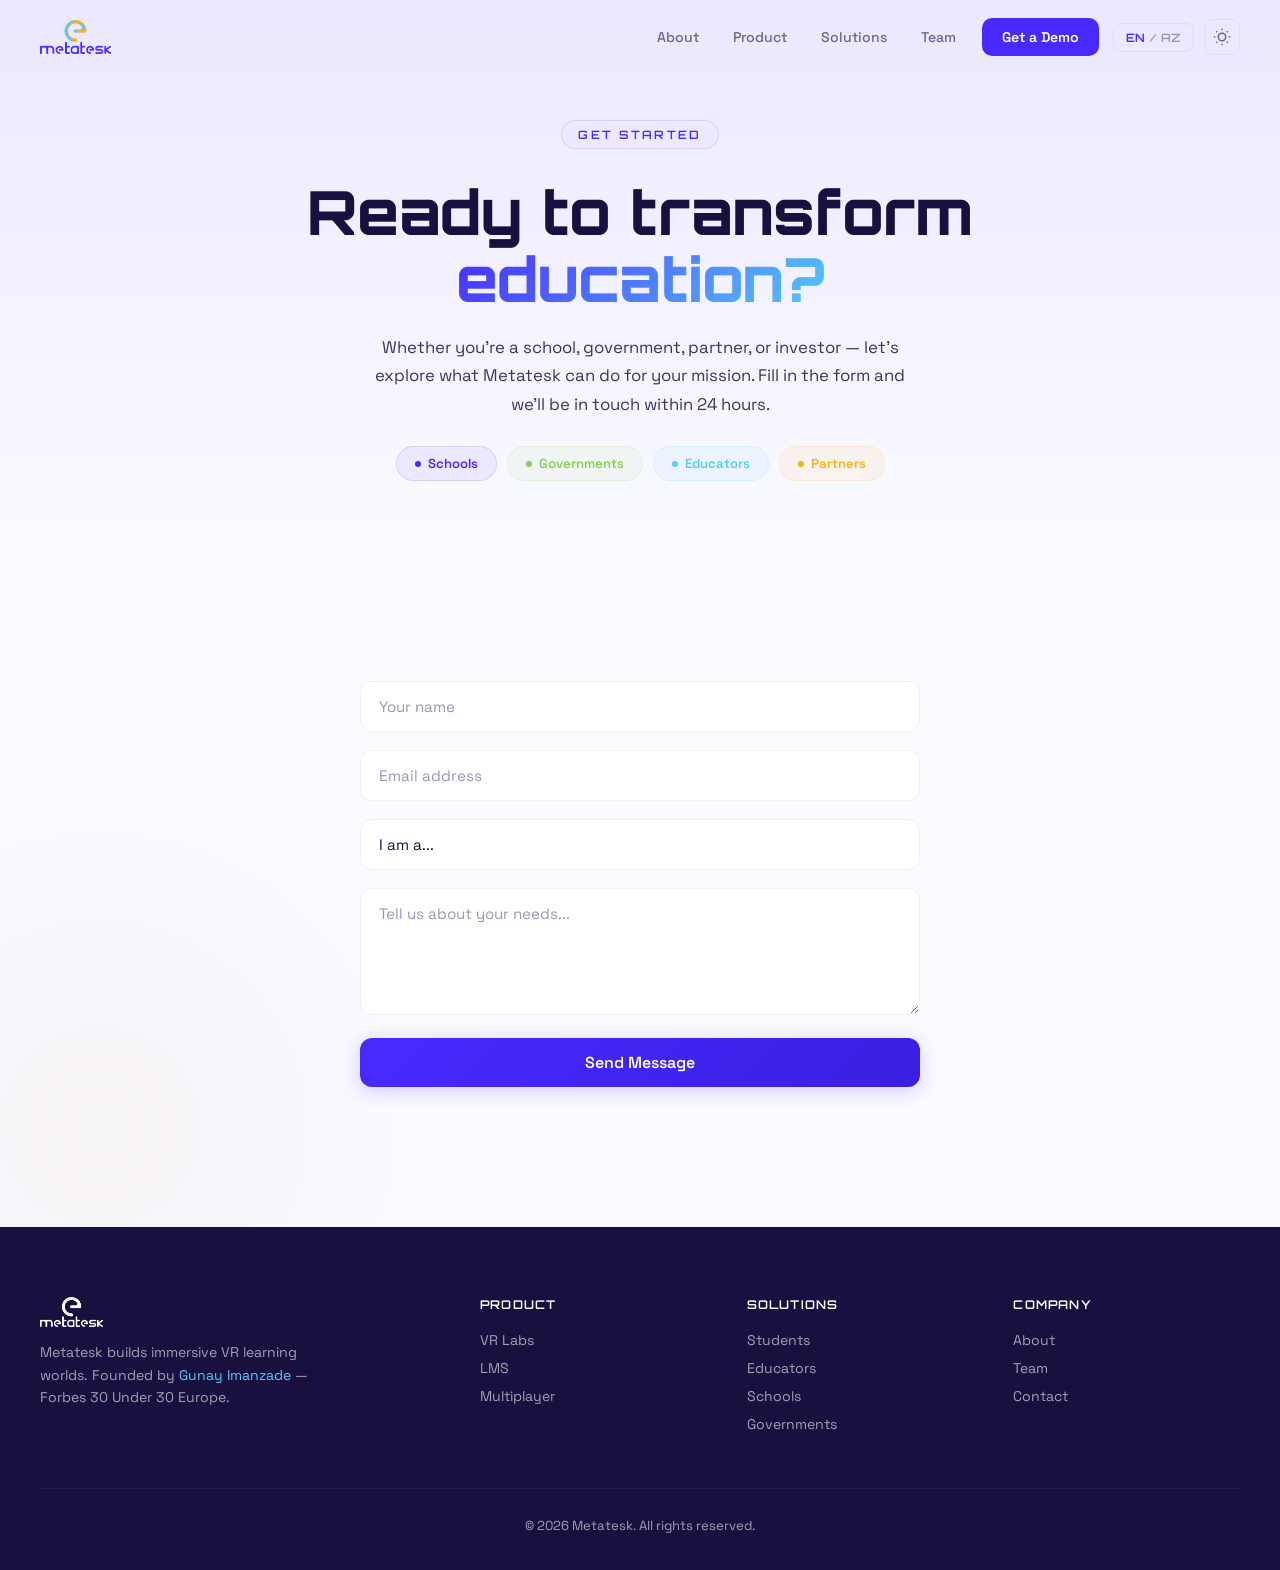
<file: contact.html>
<!DOCTYPE html>
<html lang="en" itemscope itemtype="https://schema.org/WebPage" data-theme="light">
<head>
    <meta charset="UTF-8">
    <meta name="viewport" content="width=device-width, initial-scale=1.0">
    <title>Get a Demo — Metatesk VR Education Platform | Contact Gunay Imanzade's Team</title>

    <!-- SEO Core -->
    <meta name="description" content="Get a demo of Metatesk — the immersive VR and AI education platform founded by Gunay Imanzade (Forbes 30 Under 30 Europe). Contact us for schools, governments, educators, partners, and investors.">
    <meta name="keywords" content="Metatesk demo, Metatesk contact, Gunay Imanzade contact, Metatesk VR education demo, get Metatesk demo, Metatesk for schools, Metatesk for governments, VR education platform demo, edtech demo, Metatask, Metatek, Azerbaijan edtech contact">
    <meta name="author" content="Gunay Imanzade, Metatesk">
    <meta name="robots" content="index, follow, max-snippet:-1, max-image-preview:large, max-video-preview:-1">
    <meta name="googlebot" content="index, follow, max-snippet:-1, max-image-preview:large, max-video-preview:-1">
    <link rel="canonical" href="https://metatesk.com/contact">

    <!-- Brand & identity signals -->
    <meta name="application-name" content="Metatesk">
    <meta name="copyright" content="Metatesk">
    <meta name="subject" content="Contact Metatesk — Get a Demo of VR and AI Education Platform by Gunay Imanzade">
    <meta name="classification" content="Education, EdTech, Virtual Reality, Contact">
    <meta name="coverage" content="Worldwide">
    <meta name="language" content="English">
    <meta name="category" content="Education Technology">
    <meta itemprop="name" content="Get a Demo — Metatesk VR Education Platform | Contact Gunay Imanzade's Team">
    <meta itemprop="description" content="Contact Metatesk for a live demo. Founded by Gunay Imanzade — Forbes 30 Under 30 Europe. Schools, governments, educators, partners, and investors welcome.">
    <meta itemprop="image" content="https://metatesk.com/assets/logo.png">

    <!-- Hreflang for bilingual EN/AZ -->
    <link rel="alternate" hreflang="en" href="https://metatesk.com/contact">
    <link rel="alternate" hreflang="az" href="https://metatesk.com/contact?lang=az">
    <link rel="alternate" hreflang="x-default" href="https://metatesk.com/contact">

    <!-- Author / founder attribution -->
    <link rel="author" href="https://metatesk.com/#founder">
    <link rel="me" href="https://www.linkedin.com/in/imgunay/">

    <!-- Open Graph -->
    <meta property="og:type" content="website">
    <meta property="og:url" content="https://metatesk.com/contact">
    <meta property="og:title" content="Get a Demo — Metatesk VR Education Platform | Contact Gunay Imanzade's Team">
    <meta property="og:description" content="Ready to transform education? Contact Metatesk for a live demo. Founded by Gunay Imanzade (Forbes 30 Under 30 Europe). Schools, governments, educators, partners, and investors welcome.">
    <meta property="og:image" content="https://metatesk.com/assets/logo.png">
    <meta property="og:image:alt" content="Metatesk — VR AI Education Platform by Gunay Imanzade">
    <meta property="og:image:width" content="1200">
    <meta property="og:image:height" content="630">
    <meta property="og:image:type" content="image/png">
    <meta property="og:site_name" content="Metatesk">
    <meta property="og:locale" content="en_US">
    <meta property="og:locale:alternate" content="az_AZ">
    <meta property="article:author" content="https://www.linkedin.com/in/imgunay/">
    <meta property="article:publisher" content="https://www.linkedin.com/company/metatesk">
    <meta property="article:published_time" content="2026-01-01T00:00:00+00:00">
    <meta property="article:modified_time" content="2026-05-01T00:00:00+00:00">

    <!-- Twitter Card -->
    <meta name="twitter:card" content="summary_large_image">
    <meta name="twitter:title" content="Get a Demo — Metatesk VR Education Platform | Contact Gunay Imanzade's Team">
    <meta name="twitter:description" content="Ready to transform education? Contact Metatesk for a live demo of the immersive VR and AI learning platform — founded by Gunay Imanzade, Forbes 30 Under 30 Europe.">
    <meta name="twitter:image" content="https://metatesk.com/assets/logo.png">
    <meta name="twitter:image:alt" content="Metatesk — VR AI Education Platform by Gunay Imanzade">

    <!-- Theme -->
    <meta name="theme-color" content="#482AFF" media="(prefers-color-scheme: light)">
    <meta name="theme-color" content="#0D0820" media="(prefers-color-scheme: dark)">
    <meta name="color-scheme" content="light dark">
    <meta name="msapplication-TileColor" content="#482AFF">
    <meta name="msapplication-TileImage" content="https://metatesk.com/assets/logo.png">

    <!-- Geographic signals -->
    <meta name="geo.region" content="AZ">
    <meta name="geo.placename" content="Baku, Azerbaijan">
    <meta name="geo.position" content="40.4093;49.8671">
    <meta name="ICBM" content="40.4093, 49.8671">

    <!-- Favicons -->
    <link rel="icon" type="image/svg+xml" href="assets/favicon.svg">
    <link rel="icon" type="image/png" sizes="64x64" href="assets/favicon.png">
    <link rel="apple-touch-icon" href="assets/logo.png">

    <!-- Fonts -->
    <link rel="preconnect" href="https://fonts.googleapis.com">
    <link rel="preconnect" href="https://fonts.gstatic.com" crossorigin>
    <link href="https://fonts.googleapis.com/css2?family=Orbitron:wght@400;500;600;700;800;900&family=Space+Grotesk:wght@300;400;500;600;700&display=swap" rel="stylesheet">

    <!-- Styles -->
    <link rel="stylesheet" href="css/style.css">

    <!-- JSON-LD: BreadcrumbList -->
    <script type="application/ld+json">
    {
        "@context": "https://schema.org",
        "@type": "BreadcrumbList",
        "itemListElement": [
            {"@type": "ListItem", "position": 1, "name": "Metatesk", "item": "https://metatesk.com"},
            {"@type": "ListItem", "position": 2, "name": "Get a Demo", "item": "https://metatesk.com/contact"}
        ]
    }
    </script>

    <!-- JSON-LD: ContactPage -->
    <script type="application/ld+json">
    {
        "@context": "https://schema.org",
        "@type": "ContactPage",
        "@id": "https://metatesk.com/contact",
        "name": "Get a Demo — Metatesk",
        "description": "Contact Metatesk to request a live demo of the immersive VR and AI education platform founded by Gunay Imanzade. Serving schools, governments, educators, partners, and investors worldwide.",
        "url": "https://metatesk.com/contact",
        "isPartOf": {
            "@type": "WebSite",
            "@id": "https://metatesk.com/#website"
        },
        "mainEntity": {
            "@type": "Organization",
            "@id": "https://metatesk.com/#organization",
            "name": "Metatesk",
            "url": "https://metatesk.com",
            "founder": {
                "@type": "Person",
                "@id": "https://metatesk.com/#gunay-imanzade",
                "name": "Gunay Imanzade"
            },
            "contactPoint": {
                "@type": "ContactPoint",
                "contactType": "sales",
                "url": "https://metatesk.com/contact",
                "availableLanguage": ["English", "Azerbaijani"]
            }
        }
    }
    </script>

    <!-- JSON-LD: FAQPage -->
    <script type="application/ld+json">
    {
        "@context": "https://schema.org",
        "@type": "FAQPage",
        "mainEntity": [
            {
                "@type": "Question",
                "name": "How do I get a Metatesk demo?",
                "acceptedAnswer": {
                    "@type": "Answer",
                    "text": "Fill in the contact form on this page with your name, email, organization type, and what you need — Metatesk's team will be in touch within 24 hours to schedule your live demo."
                }
            },
            {
                "@type": "Question",
                "name": "Who can request a Metatesk demo?",
                "acceptedAnswer": {
                    "@type": "Answer",
                    "text": "Metatesk welcomes demo requests from schools and education centers, government and public sector organizations, individual educators, technology or education partners, and investors interested in the VR and AI education space."
                }
            },
            {
                "@type": "Question",
                "name": "How long does it take to get a response from Metatesk?",
                "acceptedAnswer": {
                    "@type": "Answer",
                    "text": "Metatesk's team responds to all demo requests within 24 hours. The platform is available in both English and Azerbaijani."
                }
            }
        ]
    }
    </script>

    <!-- JSON-LD: FAQPage (AZ) — Azerbaijani rich results -->
    <script type="application/ld+json">
    {
        "@context": "https://schema.org",
        "@type": "FAQPage",
        "inLanguage": "az",
        "mainEntity": [
            {
                "@type": "Question",
                "name": "Metatesk demosu necə alınır?",
                "acceptedAnswer": {
                    "@type": "Answer",
                    "text": "Bu səhifədəki əlaqə formasını adınız, e-poçtunuz, təşkilat növünüz və ehtiyacınızla doldurun — Metatesk komandası 24 saat ərzində sizinlə əlaqə saxlayıb canlı demo üçün vaxt təyin edəcək."
                }
            },
            {
                "@type": "Question",
                "name": "Metatesk demosu kimin üçündür?",
                "acceptedAnswer": {
                    "@type": "Answer",
                    "text": "Metatesk məktəblər və təhsil mərkəzlərindən, hökumət və dövlət sektoru təşkilatlarından, fərdi müəllimlərdən, texnologiya və ya təhsil tərəfdaşlarından, həmçinin VR və Sİ təhsil sahəsini araşdıran investorlardan demo sorğularını qəbul edir."
                }
            },
            {
                "@type": "Question",
                "name": "Metatesk-dən cavab almaq nə qədər vaxt aparır?",
                "acceptedAnswer": {
                    "@type": "Answer",
                    "text": "Metatesk komandası bütün demo sorğularına 24 saat ərzində cavab verir. Platforma həm ingilis, həm də Azərbaycan dilində mövcuddur. Günay İmanzadə tərəfindən qurulan Metatesk dünya üzrə məktəblər, hökumətlər və müəllimlərlə əməkdaşlıq edir."
                }
            }
        ]
    }
    </script>

    <!-- JSON-LD: WebPage — links this page into the site entity graph -->
    <script type="application/ld+json">
    {
        "@context": "https://schema.org",
        "@type": "WebPage",
        "@id": "https://metatesk.com/contact#webpage",
        "name": "Get a Demo — Metatesk VR Education Platform | Contact Gunay Imanzade's Team",
        "description": "Get a demo of Metatesk — the immersive VR and AI education platform founded by Gunay Imanzade (Forbes 30 Under 30 Europe). Contact us for schools, governments, educators, partners, and investors.",
        "url": "https://metatesk.com/contact",
        "inLanguage": ["en", "az"],
        "isPartOf": {
            "@type": "WebSite",
            "@id": "https://metatesk.com/#website"
        },
        "about": {
            "@type": "Organization",
            "@id": "https://metatesk.com/#organization",
            "name": "Metatesk"
        },
        "author": {
            "@type": "Person",
            "@id": "https://metatesk.com/#gunay-imanzade",
            "name": "Gunay Imanzade"
        },
        "datePublished": "2026-01-01",
        "dateModified": "2026-05-01",
        "primaryImageOfPage": {
            "@type": "ImageObject",
            "url": "https://metatesk.com/assets/logo.png",
            "caption": "Contact Metatesk — VR AI Education Platform by Gunay Imanzade"
        },
        "significantLink": [
            "https://metatesk.com/",
            "https://metatesk.com/product",
            "https://metatesk.com/solutions",
            "https://metatesk.com/gunay-imanzade"
        ]
    }
    </script>

    <!-- AZ SEO: updates lang/title/meta for ?lang=az crawl and AZ localStorage users -->
    <script>
    (function(){
        try {
            var isAZ = new URLSearchParams(location.search).get('lang') === 'az' ||
                       (typeof localStorage !== 'undefined' && localStorage.getItem('metatesk-lang') === 'az');
            if (!isAZ) return;
            document.documentElement.lang = 'az';
            document.title = 'Demo Alın — Metatesk VR Təhsil Platforması | Günay İmanzadə-nin Komandası ilə Əlaqə';
            function sm(sel, val) { var el = document.querySelector(sel); if (el) el.setAttribute('content', val); }
            sm('meta[name="description"]', 'Metatesk-in demosu üçün müraciət edin — Günay İmanzadə (Forbes 30 Under 30 Avropa) tərəfindən qurulan immersiv VR və Sİ təhsil platforması. Məktəblər, hökumətlər, müəllimlər, tərəfdaşlar və investorlar üçün.');
            sm('meta[name="keywords"]', 'Metatesk demo, Metatesk əlaqə, Günay İmanzadə əlaqə, Metatesk VR təhsil demosu, məktəblər üçün Metatesk, hökumətlər üçün Metatesk, Azərbaycan edtech əlaqə');
            sm('meta[name="author"]', 'Günay İmanzadə, Metatesk');
            var og1 = document.querySelector('meta[property="og:title"]');
            var og2 = document.querySelector('meta[property="og:description"]');
            var og3 = document.querySelector('meta[property="og:locale"]');
            var tt1 = document.querySelector('meta[name="twitter:title"]');
            var tt2 = document.querySelector('meta[name="twitter:description"]');
            if (og1) og1.setAttribute('content', 'Demo Alın — Metatesk VR Təhsil Platforması | Günay İmanzadə-nin Komandası ilə Əlaqə');
            if (og2) og2.setAttribute('content', 'Təhsili dəyişdirməyə hazırsınız? Metatesk-in canlı demosu üçün müraciət edin. Günay İmanzadə (Forbes 30 Under 30 Avropa) tərəfindən qurulub. Məktəblər, hökumətlər, müəllimlər, tərəfdaşlar və investorlar xoş gəlib.');
            if (og3) og3.setAttribute('content', 'az_AZ');
            if (tt1) tt1.setAttribute('content', 'Demo Alın — Metatesk VR Təhsil Platforması | Günay İmanzadə-nin Komandası ilə Əlaqə');
            if (tt2) tt2.setAttribute('content', 'Təhsili dəyişdirməyə hazırsınız? Metatesk-in canlı demosu üçün müraciət edin — Günay İmanzadə, Forbes 30 Under 30 Avropa tərəfindən qurulub.');
        } catch(e) {}
    })();
    </script>

    <!-- Early theme init -->
    <script>!function(){var t=localStorage.getItem('metatesk-theme');t&&document.documentElement.setAttribute('data-theme',t)}()</script>

    <style>
        body{cursor:auto}
        .sp-hero{padding:120px 0 60px;background:linear-gradient(180deg,var(--bg3) 0%,var(--bg) 100%);position:relative;overflow:hidden;text-align:center}
        .sp-hero h1{font-family:var(--ff);font-size:clamp(2.2rem,5vw,3.8rem);font-weight:800;line-height:1.1;margin:12px 0 20px}
        .sp-hero p{font-size:1.05rem;color:var(--tx2);max-width:560px;margin:0 auto;line-height:1.7}
        .contact-form-wrap{max-width:560px;margin:0 auto}
    </style>
</head>
<body>

    <!-- NAV -->
    <nav class="nav" id="nav" aria-label="Main navigation">
        <div class="nav-inner">
            <a href="index.html" class="nav-logo" aria-label="Metatesk"><img src="assets/logo.png" alt="Metatesk" class="nav-logo-img"></a>
            <div class="nav-links">
                <a href="index.html#about" class="nav-link" data-i18n="nav.about">About</a>
                <a href="product.html" class="nav-link" data-i18n="nav.product">Product</a>
                <a href="solutions.html" class="nav-link" data-i18n="nav.solutions">Solutions</a>
                <a href="gunay-imanzade.html" class="nav-link" data-i18n="nav.team">Team</a>
                <a href="contact.html" class="nav-link nav-cta" data-i18n="nav.demo">Get a Demo</a>
                <button class="lang-toggle" id="langToggle" aria-label="Switch language"><span class="lang-active" id="langLabel">EN</span><span class="lang-sep">/</span><span class="lang-alt">AZ</span></button>
                <button class="theme-toggle" id="themeToggle" aria-label="Toggle dark mode"><svg class="theme-icon theme-sun" viewBox="0 0 24 24" fill="none" stroke="currentColor" stroke-width="2"><circle cx="12" cy="12" r="5"/><path d="M12 1v2M12 21v2M4.22 4.22l1.42 1.42M18.36 18.36l1.42 1.42M1 12h2M21 12h2M4.22 19.78l1.42-1.42M18.36 5.64l1.42-1.42"/></svg><svg class="theme-icon theme-moon" viewBox="0 0 24 24" fill="none" stroke="currentColor" stroke-width="2"><path d="M21 12.79A9 9 0 1111.21 3a7 7 0 009.79 9.79z"/></svg></button>
            </div>
            <button class="burger" id="burger" aria-label="Menu"><span></span><span></span><span></span></button>
        </div>
    </nav>
    <div class="mob-menu" id="mobMenu">
        <a href="index.html#about" class="mob-link" data-i18n="mob.about">About</a>
        <a href="product.html" class="mob-link" data-i18n="mob.product">Product</a>
        <a href="solutions.html" class="mob-link" data-i18n="mob.solutions">Solutions</a>
        <a href="gunay-imanzade.html" class="mob-link" data-i18n="mob.team">Team</a>
        <a href="contact.html" class="mob-link mob-cta" data-i18n="mob.demo">Get a Demo</a>
        <div class="mob-controls">
            <button class="lang-toggle" id="langToggleMob" aria-label="Switch language"><span class="lang-active" id="langLabelMob">EN</span><span class="lang-sep">/</span><span class="lang-alt">AZ</span></button>
            <button class="theme-toggle" id="themeToggleMob" aria-label="Toggle dark mode"><svg class="theme-icon theme-sun" viewBox="0 0 24 24" fill="none" stroke="currentColor" stroke-width="2"><circle cx="12" cy="12" r="5"/><path d="M12 1v2M12 21v2M4.22 4.22l1.42 1.42M18.36 18.36l1.42 1.42M1 12h2M21 12h2M4.22 19.78l1.42-1.42M18.36 5.64l1.42-1.42"/></svg><svg class="theme-icon theme-moon" viewBox="0 0 24 24" fill="none" stroke="currentColor" stroke-width="2"><path d="M21 12.79A9 9 0 1111.21 3a7 7 0 009.79 9.79z"/></svg></button>
        </div>
    </div>

    <!-- HERO -->
    <section class="sp-hero">
        <div class="container">
            <span class="tag" data-i18n="contact.tag">Get Started</span>
            <h1 data-i18n="contact.title">Ready to transform<br><span class="grad">education?</span></h1>
            <p data-i18n="contact.page.sub">Whether you're a school, government, partner, or investor — let's explore what Metatesk can do for your mission. Fill in the form and we'll be in touch within 24 hours.</p>
            <div style="display:flex;gap:10px;justify-content:center;flex-wrap:wrap;margin-top:28px">
                <span style="display:inline-flex;align-items:center;gap:7px;padding:8px 18px;border-radius:20px;font-size:.82rem;font-weight:600;background:rgba(72,42,255,.07);color:var(--purple);border:1px solid rgba(72,42,255,.14)"><span style="width:6px;height:6px;border-radius:50%;background:var(--purple);flex-shrink:0"></span><span data-i18n="contact.badge.schools">Schools</span></span>
                <span style="display:inline-flex;align-items:center;gap:7px;padding:8px 18px;border-radius:20px;font-size:.82rem;font-weight:600;background:rgba(136,206,83,.07);color:var(--green);border:1px solid rgba(136,206,83,.14)"><span style="width:6px;height:6px;border-radius:50%;background:var(--green);flex-shrink:0"></span><span data-i18n="contact.badge.gov">Governments</span></span>
                <span style="display:inline-flex;align-items:center;gap:7px;padding:8px 18px;border-radius:20px;font-size:.82rem;font-weight:600;background:rgba(85,203,249,.07);color:var(--cyan);border:1px solid rgba(85,203,249,.14)"><span style="width:6px;height:6px;border-radius:50%;background:var(--cyan);flex-shrink:0"></span><span data-i18n="contact.badge.educators">Educators</span></span>
                <span style="display:inline-flex;align-items:center;gap:7px;padding:8px 18px;border-radius:20px;font-size:.82rem;font-weight:600;background:rgba(251,177,22,.07);color:var(--orange);border:1px solid rgba(251,177,22,.14)"><span style="width:6px;height:6px;border-radius:50%;background:var(--orange);flex-shrink:0"></span><span data-i18n="contact.badge.partners">Partners</span></span>
            </div>
        </div>
    </section>

    <!-- CONTACT SECTION -->
    <section class="section" id="contact">
        <div class="mesh mesh-l"></div>
        <div class="container">
            <div class="contact-form-wrap">
                <form class="cform" id="contactForm">
                    <div class="fg"><input type="text" name="name" data-i18n="contact.name" placeholder="Your name" required autocomplete="name"></div>
                    <div class="fg"><input type="email" name="email" data-i18n="contact.email" placeholder="Email address" required autocomplete="email"></div>
                    <div class="fg"><select name="type" required>
                        <option value="" disabled selected data-i18n="contact.type">I am a...</option>
                        <option value="school" data-i18n="contact.type.school">School / Education Center</option>
                        <option value="government" data-i18n="contact.type.gov">Government / Public Sector</option>
                        <option value="educator" data-i18n="contact.type.educator">Educator</option>
                        <option value="partner" data-i18n="contact.type.partner">Partner</option>
                        <option value="investor" data-i18n="contact.type.investor">Investor</option>
                        <option value="other" data-i18n="contact.type.other">Other</option>
                    </select></div>
                    <div class="fg"><textarea name="message" data-i18n="contact.message" placeholder="Tell us about your needs..." rows="5" required></textarea></div>
                    <button type="submit" class="btn btn-primary" style="width:100%;justify-content:center"><span class="btn-text" data-i18n="contact.send">Send Message</span></button>
                </form>
            </div>
        </div>
    </section>

    <!-- FOOTER -->
    <footer class="footer">
        <div class="container">
            <div class="footer-top">
                <div class="footer-brand"><img src="assets/logo.png" alt="Metatesk" class="footer-logo"><p>Metatesk builds immersive VR learning worlds. Founded by <a href="gunay-imanzade.html" class="footer-founder-link">Gunay Imanzade</a> — Forbes 30 Under 30 Europe.</p></div>
                <div class="footer-cols">
                    <div class="fcol"><h4 data-i18n="ft.product">Product</h4><a href="product.html" data-i18n="ft.vr">VR Labs</a><!-- AI-TEACHER HIDDEN: <a href="product.html" data-i18n="ft.ai">AI Teacher</a> --><a href="product.html" data-i18n="ft.lms">LMS</a><a href="product.html" data-i18n="ft.multi">Multiplayer</a></div>
                    <div class="fcol"><h4 data-i18n="ft.solutions">Solutions</h4><a href="solutions.html" data-i18n="ft.students">Students</a><a href="solutions.html" data-i18n="ft.educators">Educators</a><a href="solutions.html" data-i18n="ft.schools">Schools</a><a href="solutions.html" data-i18n="ft.govs">Governments</a></div>
                    <div class="fcol"><h4 data-i18n="ft.company">Company</h4><a href="index.html#about" data-i18n="ft.about">About</a><a href="gunay-imanzade.html" data-i18n="ft.team">Team</a><a href="contact.html" data-i18n="ft.contact">Contact</a></div>
                </div>
            </div>
            <div class="footer-bot"><p>&copy; 2026 Metatesk. All rights reserved.</p></div>
        </div>
    </footer>

    <script src="js/i18n.js"></script>
    <script>
        window.addEventListener('scroll',function(){document.getElementById('nav').classList.toggle('scrolled',window.scrollY>50)});
        var b=document.getElementById('burger'),m=document.getElementById('mobMenu');
        if(b&&m){b.addEventListener('click',function(){m.classList.toggle('active');b.classList.toggle('active');document.body.style.overflow=m.classList.contains('active')?'hidden':''});m.querySelectorAll('a').forEach(function(a){a.addEventListener('click',function(){m.classList.remove('active');b.classList.remove('active');document.body.style.overflow=''})})}

        var form=document.getElementById('contactForm');
        if(form){form.addEventListener('submit',function(e){e.preventDefault();var n=form.querySelector('[name="name"]').value.trim(),em=form.querySelector('[name="email"]').value.trim(),t=form.querySelector('[name="type"]').value,m=form.querySelector('[name="message"]').value.trim();if(!n||!em||!t||!m){alert('Please fill in all fields.');return;}alert('Thank you, '+n+'! We\'ve received your message and will be in touch within 24 hours.');form.reset();})}
    </script>
</body>
</html>
</file>
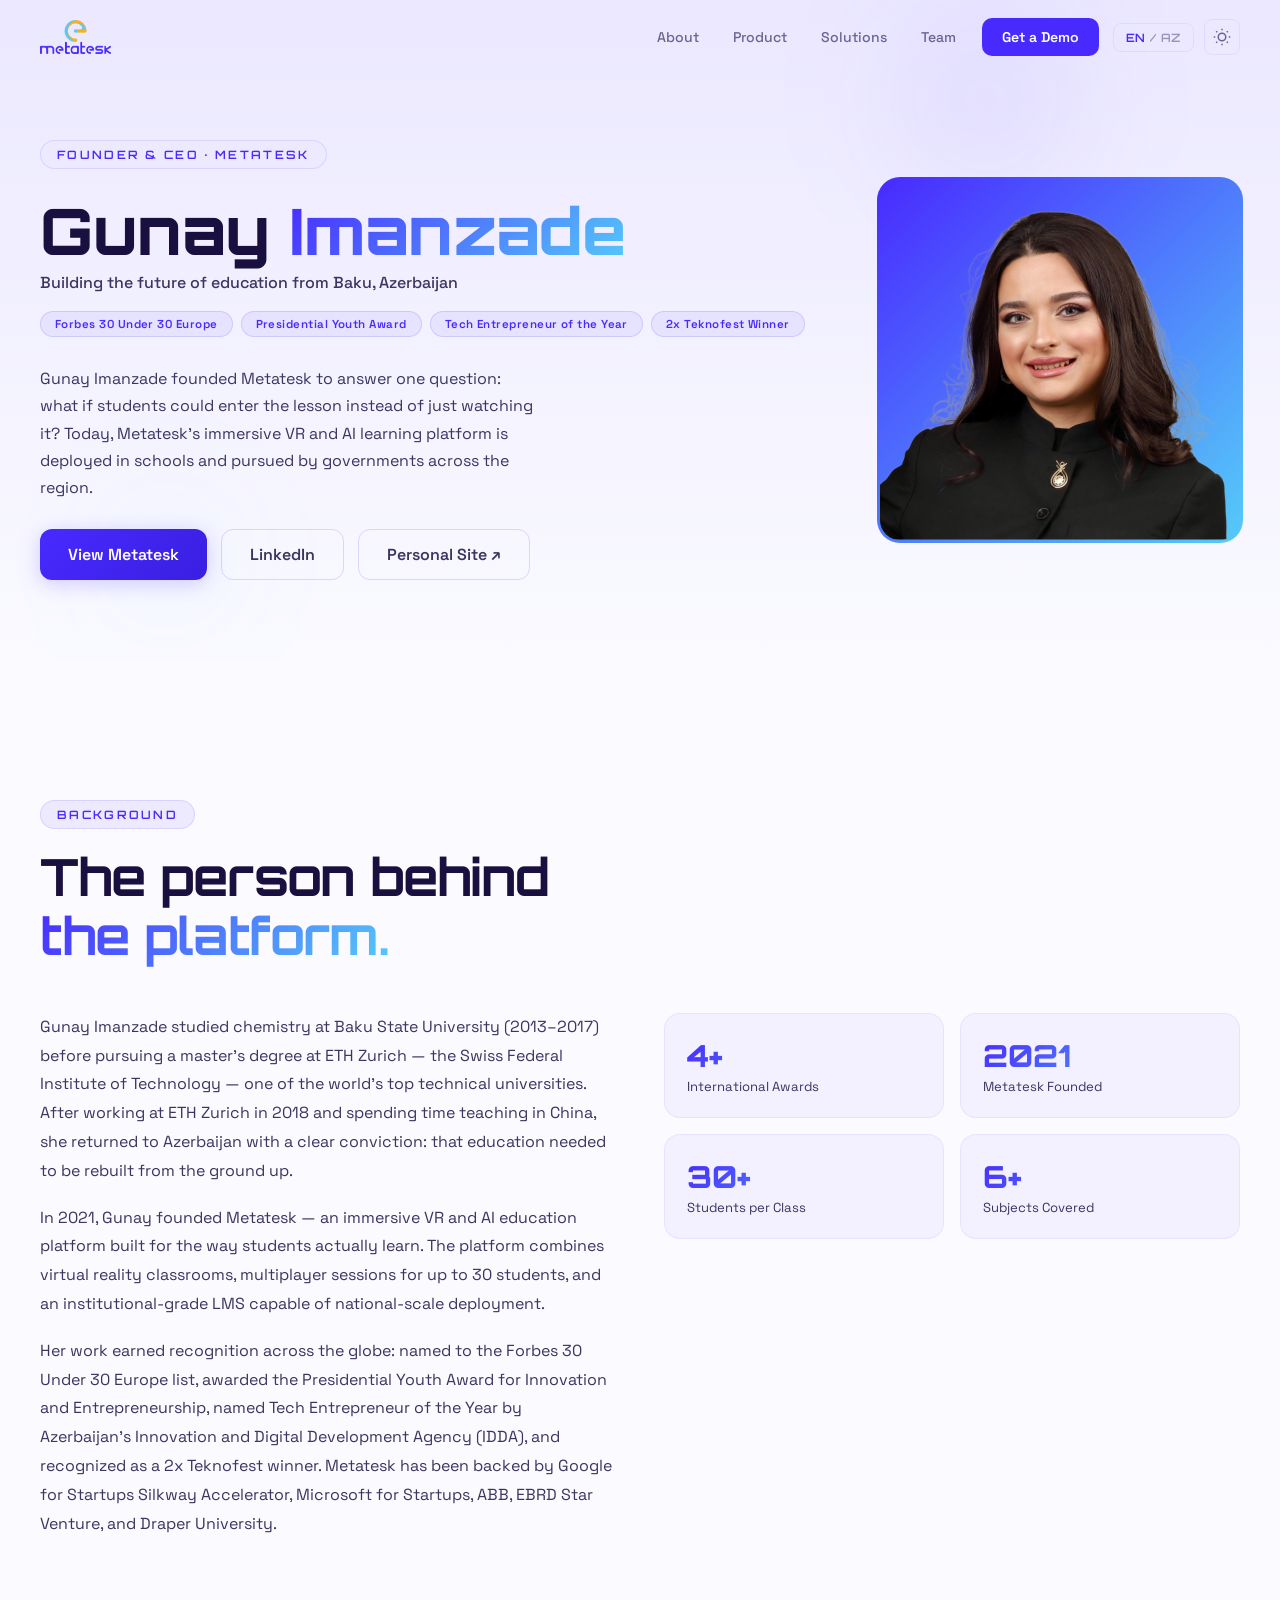
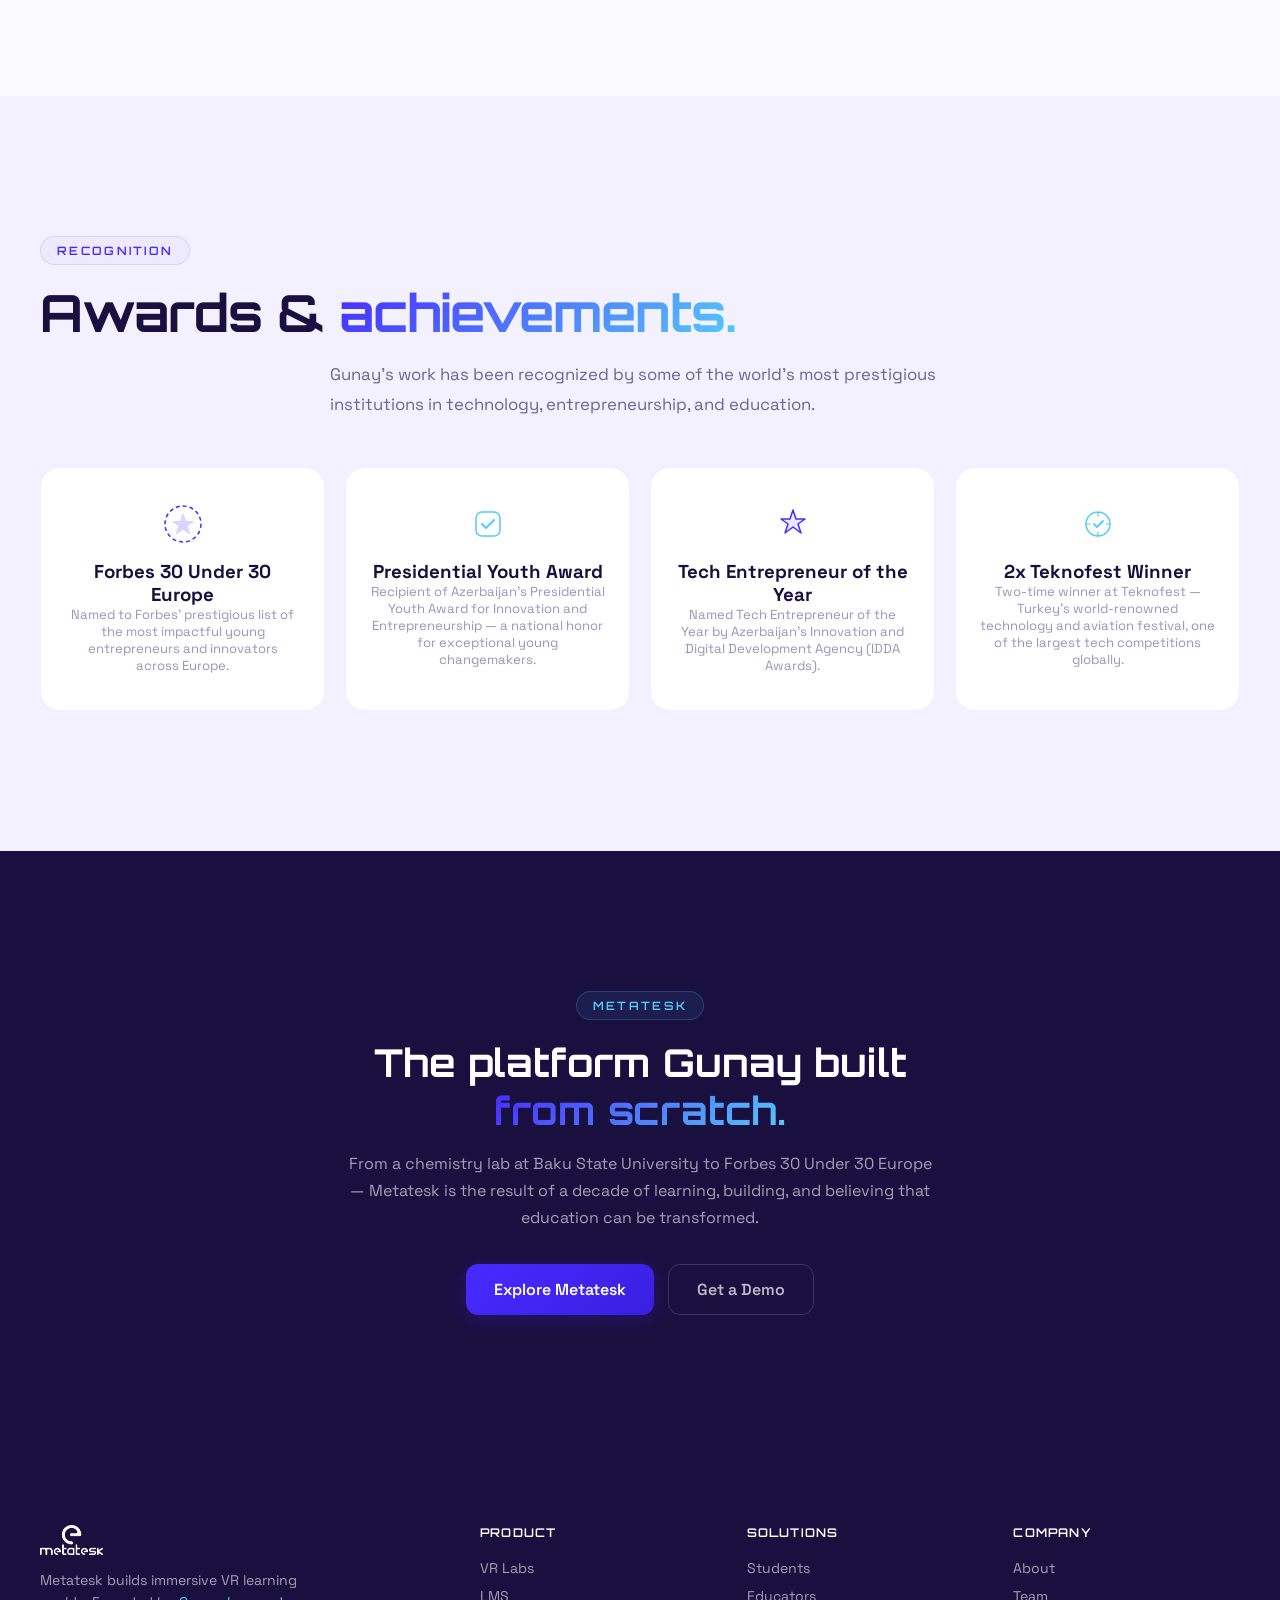
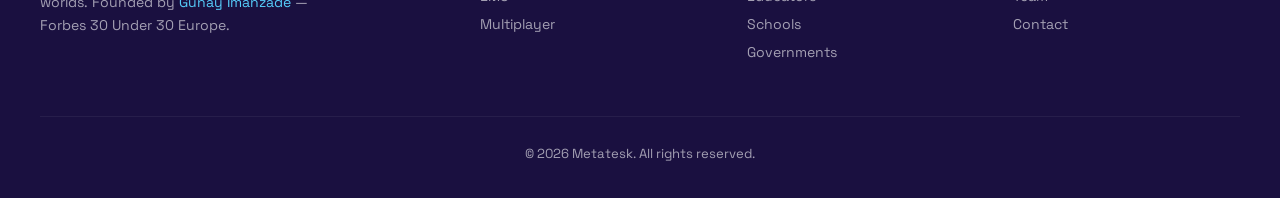
<file: gunay-imanzade.html>
<!DOCTYPE html>
<html lang="en" itemscope itemtype="https://schema.org/WebPage" data-theme="light">
<head>
    <meta charset="UTF-8">
    <meta name="viewport" content="width=device-width, initial-scale=1.0">
    <title>Gunay Imanzade — Founder &amp; CEO of Metatesk | Forbes 30 Under 30 Europe | VR Education</title>

    <!-- SEO Core -->
    <meta name="description" content="Gunay Imanzade is the Founder &amp; CEO of Metatesk — Forbes 30 Under 30 Europe, Presidential Youth Award, Tech Entrepreneur of the Year, 2x Teknofest winner. Building immersive VR &amp; AI education from Baku, Azerbaijan.">
    <meta name="keywords" content="Gunay Imanzade, Günay İmanzadə, Gunay Imanzadeh, Gunai Imanzade, Metatesk founder, Metatesk CEO, Forbes 30 Under 30 Europe, Presidential Youth Award, Tech Entrepreneur of the Year, Teknofest winner, VR education Azerbaijan, AI education founder, edtech entrepreneur Azerbaijan, Baku startup founder, Metatesk, Azerbaijan edtech">
    <meta name="author" content="Gunay Imanzade, Metatesk">
    <meta name="robots" content="index, follow, max-snippet:-1, max-image-preview:large, max-video-preview:-1">
    <meta name="googlebot" content="index, follow, max-snippet:-1, max-image-preview:large, max-video-preview:-1">
    <link rel="canonical" href="https://metatesk.com/gunay-imanzade">

    <!-- Brand & identity signals -->
    <meta name="application-name" content="Metatesk">
    <meta name="copyright" content="Metatesk">
    <meta name="subject" content="Gunay Imanzade — Founder and CEO of Metatesk VR Education Platform">
    <meta name="classification" content="Person, Entrepreneur, Education, EdTech, Forbes 30 Under 30">
    <meta name="coverage" content="Worldwide">
    <meta name="language" content="English">
    <meta name="category" content="Entrepreneur Profile, Education Technology">
    <meta itemprop="name" content="Gunay Imanzade — Founder &amp; CEO of Metatesk | Forbes 30 Under 30 Europe">
    <meta itemprop="description" content="Gunay Imanzade, Founder &amp; CEO of Metatesk. Forbes 30 Under 30 Europe. Presidential Youth Award. Tech Entrepreneur of the Year. 2x Teknofest Winner. Building VR &amp; AI education.">
    <meta itemprop="image" content="https://metatesk.com/assets/gunay-portrait.png">

    <!-- Hreflang for bilingual EN/AZ -->
    <link rel="alternate" hreflang="en" href="https://metatesk.com/gunay-imanzade">
    <link rel="alternate" hreflang="az" href="https://metatesk.com/gunay-imanzade?lang=az">
    <link rel="alternate" hreflang="x-default" href="https://metatesk.com/gunay-imanzade">

    <!-- Author / founder attribution -->
    <link rel="author" href="https://metatesk.com/gunay-imanzade">
    <link rel="me" href="https://www.linkedin.com/in/imgunay/">

    <!-- Open Graph — profile type -->
    <meta property="og:type" content="profile">
    <meta property="og:url" content="https://metatesk.com/gunay-imanzade">
    <meta property="og:title" content="Gunay Imanzade — Founder &amp; CEO of Metatesk | Forbes 30 Under 30 Europe">
    <meta property="og:description" content="Forbes 30 Under 30 Europe. Presidential Youth Award. Tech Entrepreneur of the Year. 2x Teknofest Winner. Gunay Imanzade is the Founder &amp; CEO of Metatesk — the immersive VR &amp; AI education platform based in Baku, Azerbaijan.">
    <meta property="og:image" content="https://metatesk.com/assets/gunay-portrait.png">
    <meta property="og:image:alt" content="Gunay Imanzade — Founder &amp; CEO of Metatesk, Forbes 30 Under 30 Europe">
    <meta property="og:image:width" content="1200">
    <meta property="og:image:height" content="630">
    <meta property="og:image:type" content="image/png">
    <meta property="og:site_name" content="Metatesk">
    <meta property="og:locale" content="en_US">
    <meta property="og:locale:alternate" content="az_AZ">
    <meta property="profile:first_name" content="Gunay">
    <meta property="profile:last_name" content="Imanzade">
    <meta property="article:author" content="https://www.linkedin.com/in/imgunay/">
    <meta property="article:publisher" content="https://www.linkedin.com/company/metatesk">
    <meta property="article:published_time" content="2026-01-01T00:00:00+00:00">
    <meta property="article:modified_time" content="2026-05-01T00:00:00+00:00">

    <!-- Twitter Card -->
    <meta name="twitter:card" content="summary_large_image">
    <meta name="twitter:title" content="Gunay Imanzade — Founder &amp; CEO of Metatesk | Forbes 30 Under 30 Europe">
    <meta name="twitter:description" content="Forbes 30 Under 30 Europe. Presidential Youth Award. Tech Entrepreneur of the Year. Gunay Imanzade — Founder &amp; CEO of Metatesk, immersive VR &amp; AI education platform from Azerbaijan.">
    <meta name="twitter:image" content="https://metatesk.com/assets/gunay-portrait.png">
    <meta name="twitter:image:alt" content="Gunay Imanzade — Founder &amp; CEO of Metatesk">

    <!-- Theme -->
    <meta name="theme-color" content="#482AFF" media="(prefers-color-scheme: light)">
    <meta name="theme-color" content="#0D0820" media="(prefers-color-scheme: dark)">
    <meta name="color-scheme" content="light dark">
    <meta name="msapplication-TileColor" content="#482AFF">
    <meta name="msapplication-TileImage" content="https://metatesk.com/assets/logo.png">

    <!-- Geographic signals -->
    <meta name="geo.region" content="AZ">
    <meta name="geo.placename" content="Baku, Azerbaijan">
    <meta name="geo.position" content="40.4093;49.8671">
    <meta name="ICBM" content="40.4093, 49.8671">

    <!-- Favicons -->
    <link rel="icon" type="image/svg+xml" href="assets/favicon.svg">
    <link rel="icon" type="image/png" sizes="64x64" href="assets/favicon.png">
    <link rel="apple-touch-icon" href="assets/logo.png">

    <!-- Fonts -->
    <link rel="preconnect" href="https://fonts.googleapis.com">
    <link rel="preconnect" href="https://fonts.gstatic.com" crossorigin>
    <link href="https://fonts.googleapis.com/css2?family=Orbitron:wght@400;500;600;700;800;900&family=Space+Grotesk:wght@300;400;500;600;700&display=swap" rel="stylesheet">

    <!-- Styles -->
    <link rel="stylesheet" href="css/style.css">

    <!-- JSON-LD: BreadcrumbList -->
    <script type="application/ld+json">
    {
        "@context": "https://schema.org",
        "@type": "BreadcrumbList",
        "itemListElement": [
            {"@type": "ListItem", "position": 1, "name": "Metatesk", "item": "https://metatesk.com"},
            {"@type": "ListItem", "position": 2, "name": "Gunay Imanzade", "item": "https://metatesk.com/gunay-imanzade"}
        ]
    }
    </script>

    <!-- JSON-LD: Person — Gunay Imanzade (rich standalone entity) -->
    <script type="application/ld+json">
    {
        "@context": "https://schema.org",
        "@type": "Person",
        "@id": "https://metatesk.com/#gunay-imanzade",
        "name": "Gunay Imanzade",
        "givenName": "Gunay",
        "familyName": "Imanzade",
        "alternateName": ["Günay İmanzadə", "Gunay Imanzadeh", "Gunai Imanzade", "Gunay Emandzade"],
        "jobTitle": "Founder & CEO",
        "description": "Gunay Imanzade is the founder and CEO of Metatesk, the Azerbaijan-based edtech company building immersive VR and AI-powered learning environments for schools, governments, and learners worldwide. A Forbes 30 Under 30 Europe honoree, recipient of the Presidential Youth Award for Innovation and Entrepreneurship, named Tech Entrepreneur of the Year by Azerbaijan's Innovation and Digital Development Agency (IDDA), and 2x Teknofest winner. Gunay studied chemistry at Baku State University (2013–2017), completed a master's degree at ETH Zurich (Federal Institute of Technology Switzerland), worked at ETH Zurich in 2018, taught in China, and founded Metatesk in 2021.",
        "image": {
            "@type": "ImageObject",
            "url": "https://metatesk.com/assets/gunay-portrait.png",
            "caption": "Gunay Imanzade — Founder & CEO of Metatesk"
        },
        "url": "https://metatesk.com/gunay-imanzade",
        "sameAs": [
            "https://www.linkedin.com/in/imgunay/",
            "https://metatesk.com/#gunay-imanzade"
        ],
        "worksFor": {
            "@type": "Organization",
            "@id": "https://metatesk.com/#organization",
            "name": "Metatesk",
            "url": "https://metatesk.com"
        },
        "founder": {
            "@type": "Organization",
            "@id": "https://metatesk.com/#organization",
            "name": "Metatesk"
        },
        "nationality": {
            "@type": "Country",
            "name": "Azerbaijan"
        },
        "homeLocation": {
            "@type": "Place",
            "name": "Baku, Azerbaijan"
        },
        "award": [
            "Forbes 30 Under 30 Europe",
            "Presidential Youth Award for Innovation and Entrepreneurship",
            "Tech Entrepreneur of the Year (IDDA Awards)",
            "2x Teknofest Winner"
        ],
        "knowsAbout": [
            "Virtual Reality Education",
            "Artificial Intelligence in Education",
            "EdTech Entrepreneurship",
            "B2G Sales",
            "Immersive Learning",
            "Learning Management Systems",
            "VR Classroom Design"
        ],
        "hasOccupation": {
            "@type": "Occupation",
            "name": "Chief Executive Officer",
            "description": "Founder and CEO of Metatesk, leading strategy, product, and business development for an immersive VR and AI education platform serving schools and governments.",
            "occupationLocation": {"@type": "Country", "name": "Azerbaijan"},
            "skills": "Virtual Reality, Artificial Intelligence, EdTech, Entrepreneurship, B2G Sales, Education Technology"
        },
        "alumniOf": [
            {
                "@type": "CollegeOrUniversity",
                "name": "Baku State University",
                "sameAs": "https://www.bsu.edu.az/"
            },
            {
                "@type": "CollegeOrUniversity",
                "name": "ETH Zurich — Swiss Federal Institute of Technology",
                "sameAs": "https://ethz.ch/"
            }
        ],
        "memberOf": [
            {
                "@type": "Organization",
                "name": "Forbes 30 Under 30 Europe"
            }
        ]
    }
    </script>

    <!-- JSON-LD: ProfilePage -->
    <script type="application/ld+json">
    {
        "@context": "https://schema.org",
        "@type": "ProfilePage",
        "@id": "https://metatesk.com/gunay-imanzade",
        "name": "Gunay Imanzade — Founder & CEO of Metatesk",
        "description": "Official profile of Gunay Imanzade, Founder and CEO of Metatesk. Forbes 30 Under 30 Europe. Presidential Youth Award for Innovation and Entrepreneurship. Tech Entrepreneur of the Year (IDDA). 2x Teknofest Winner. Building immersive VR and AI education from Baku, Azerbaijan.",
        "url": "https://metatesk.com/gunay-imanzade",
        "mainEntity": {
            "@type": "Person",
            "@id": "https://metatesk.com/#gunay-imanzade"
        },
        "dateModified": "2026-05-01",
        "isPartOf": {
            "@type": "WebSite",
            "@id": "https://metatesk.com/#website"
        },
        "about": {
            "@type": "Person",
            "@id": "https://metatesk.com/#gunay-imanzade"
        }
    }
    </script>

    <!-- JSON-LD: FAQPage -->
    <script type="application/ld+json">
    {
        "@context": "https://schema.org",
        "@type": "FAQPage",
        "mainEntity": [
            {
                "@type": "Question",
                "name": "Who is Gunay Imanzade?",
                "acceptedAnswer": {
                    "@type": "Answer",
                    "text": "Gunay Imanzade is the Founder and CEO of Metatesk, an immersive VR and AI education platform based in Baku, Azerbaijan. She is a Forbes 30 Under 30 Europe honoree, recipient of the Presidential Youth Award for Innovation and Entrepreneurship, named Tech Entrepreneur of the Year by Azerbaijan's IDDA, and a 2x Teknofest winner."
                }
            },
            {
                "@type": "Question",
                "name": "What did Gunay Imanzade found?",
                "acceptedAnswer": {
                    "@type": "Answer",
                    "text": "Gunay Imanzade founded Metatesk in 2021 — an immersive VR and AI education platform that combines virtual reality learning worlds, multiplayer classrooms for up to 30 students, and a national-scale LMS. Metatesk is backed by EBRD Star Venture, Google for Startups, Microsoft for Startups, and Draper University."
                }
            },
            {
                "@type": "Question",
                "name": "What awards has Gunay Imanzade won?",
                "acceptedAnswer": {
                    "@type": "Answer",
                    "text": "Gunay Imanzade has been named to Forbes 30 Under 30 Europe, received the Presidential Youth Award for Innovation and Entrepreneurship, was named Tech Entrepreneur of the Year by Azerbaijan's Innovation and Digital Development Agency (IDDA), and is a 2x Teknofest winner at Turkey's world-renowned technology festival."
                }
            },
            {
                "@type": "Question",
                "name": "Where did Gunay Imanzade study?",
                "acceptedAnswer": {
                    "@type": "Answer",
                    "text": "Gunay Imanzade studied chemistry at Baku State University (2013–2017) and completed a master's degree at ETH Zurich (Swiss Federal Institute of Technology), one of the world's top technical universities. She also worked at ETH Zurich in 2018 and spent time teaching in China before founding Metatesk."
                }
            }
        ]
    }
    </script>

    <!-- JSON-LD: FAQPage (AZ) — Azerbaijani rich results -->
    <script type="application/ld+json">
    {
        "@context": "https://schema.org",
        "@type": "FAQPage",
        "inLanguage": "az",
        "mainEntity": [
            {
                "@type": "Question",
                "name": "Günay İmanzadə kimdir?",
                "acceptedAnswer": {
                    "@type": "Answer",
                    "text": "Günay İmanzadə Metatesk-in Qurucusu və Baş İcraçı Direktorudur — Bakı, Azərbaycandan immersiv VR və Sİ təhsil platforması. Forbes 30 Under 30 Avropa mükafatçısı, İnnovasiya və Sahibkarlıq üzrə Prezident Gənclər Mükafatının laureatı, IDDA-nın İlin Texnoloji Sahibkarı mükafatçısı və 2x Teknofest qalibidir."
                }
            },
            {
                "@type": "Question",
                "name": "Günay İmanzadə nə qurdu?",
                "acceptedAnswer": {
                    "@type": "Answer",
                    "text": "Günay İmanzadə 2021-ci ildə Metatesk-i qurdu — virtual reallıq öyrənmə dünyaları, 30-a qədər tələbə üçün multiplayer siniflər və milli miqyaslı LMS-i birləşdirən immersiv VR və Sİ təhsil platforması. Metatesk EBRD Star Venture, Google for Startups, Microsoft for Startups, ABB və Draper University tərəfindən dəstəklənir."
                }
            },
            {
                "@type": "Question",
                "name": "Günay İmanzadə hansı mükafatları qazanıb?",
                "acceptedAnswer": {
                    "@type": "Answer",
                    "text": "Günay İmanzadə Forbes 30 Under 30 Avropa siyahısına daxil edilib, İnnovasiya və Sahibkarlıq üzrə Prezident Gənclər Mükafatını alıb, Azərbaycan İnnovasiya və Rəqəmsal İnkişaf Agentliyinin (İDDA) İlin Texnoloji Sahibkarı mükafatına layiq görülüb və Türkiyənin dünyaca məşhur texnologiya festivalı Teknofest-in 2x qalibidir."
                }
            },
            {
                "@type": "Question",
                "name": "Günay İmanzadə harada oxuyub?",
                "acceptedAnswer": {
                    "@type": "Answer",
                    "text": "Günay İmanzadə Bakı Dövlət Universitetində kimya oxuyub (2013–2017) və dünyanın ən yaxşı texniki universitetlərindən biri olan ETH Zürix-də (İsveçrə Federal Texnologiya İnstitutu) magistratura dərəcəsini tamamlayıb. 2018-ci ildə ETH Zürix-də işlədikdən və Çin-də tədris keçirdikdən sonra Metatesk-i qurmaq üçün Azərbaycana qayıtdı."
                }
            }
        ]
    }
    </script>

    <!-- JSON-LD: WebPage — links this page into the site entity graph -->
    <script type="application/ld+json">
    {
        "@context": "https://schema.org",
        "@type": "WebPage",
        "@id": "https://metatesk.com/gunay-imanzade#webpage",
        "name": "Gunay Imanzade — Founder & CEO of Metatesk | Forbes 30 Under 30 Europe | VR Education",
        "description": "Gunay Imanzade is the Founder & CEO of Metatesk — Forbes 30 Under 30 Europe, Presidential Youth Award, Tech Entrepreneur of the Year, 2x Teknofest winner. Building immersive VR & AI education from Baku, Azerbaijan.",
        "url": "https://metatesk.com/gunay-imanzade",
        "inLanguage": ["en", "az"],
        "isPartOf": {
            "@type": "WebSite",
            "@id": "https://metatesk.com/#website"
        },
        "about": {
            "@type": "Person",
            "@id": "https://metatesk.com/#gunay-imanzade",
            "name": "Gunay Imanzade"
        },
        "author": {
            "@type": "Person",
            "@id": "https://metatesk.com/#gunay-imanzade",
            "name": "Gunay Imanzade"
        },
        "datePublished": "2026-01-01",
        "dateModified": "2026-05-01",
        "primaryImageOfPage": {
            "@type": "ImageObject",
            "url": "https://metatesk.com/assets/gunay-portrait.png",
            "caption": "Gunay Imanzade — Founder & CEO of Metatesk, Forbes 30 Under 30 Europe"
        },
        "significantLink": [
            "https://metatesk.com/",
            "https://metatesk.com/product",
            "https://metatesk.com/solutions",
            "https://metatesk.com/contact"
        ]
    }
    </script>

    <!-- AZ SEO: updates lang/title/meta for ?lang=az crawl and AZ localStorage users -->
    <script>
    (function(){
        try {
            var isAZ = new URLSearchParams(location.search).get('lang') === 'az' ||
                       (typeof localStorage !== 'undefined' && localStorage.getItem('metatesk-lang') === 'az');
            if (!isAZ) return;
            document.documentElement.lang = 'az';
            document.title = 'Günay İmanzadə — Metatesk-in Qurucusu & BİD | Forbes 30 Under 30 Avropa | VR Təhsil';
            function sm(sel, val) { var el = document.querySelector(sel); if (el) el.setAttribute('content', val); }
            sm('meta[name="description"]', 'Günay İmanzadə Metatesk-in Qurucusu & Baş İcraçı Direktorudur — Forbes 30 Under 30 Avropa, Prezident Gənclər Mükafatı, İlin Texnoloji Sahibkarı, 2x Teknofest qalibi. Bakı, Azərbaycandan immersiv VR & Sİ təhsil qurur.');
            sm('meta[name="keywords"]', 'Günay İmanzadə, Günay İmanzadə kim, Metatesk qurucusu, Metatesk BİD, Forbes 30 Under 30 Avropa, Prezident Gənclər Mükafatı, İlin Texnoloji Sahibkarı, Teknofest, Metatesk, Azərbaycan edtech sahibkarı');
            sm('meta[name="author"]', 'Günay İmanzadə, Metatesk');
            var og1 = document.querySelector('meta[property="og:title"]');
            var og2 = document.querySelector('meta[property="og:description"]');
            var og3 = document.querySelector('meta[property="og:locale"]');
            var tt1 = document.querySelector('meta[name="twitter:title"]');
            var tt2 = document.querySelector('meta[name="twitter:description"]');
            if (og1) og1.setAttribute('content', 'Günay İmanzadə — Metatesk-in Qurucusu & BİD | Forbes 30 Under 30 Avropa');
            if (og2) og2.setAttribute('content', 'Forbes 30 Under 30 Avropa. Prezident Gənclər Mükafatı. İlin Texnoloji Sahibkarı. 2x Teknofest Qalibi. Günay İmanzadə — Metatesk-in Qurucusu & BİD, Bakı, Azərbaycandan immersiv VR & Sİ təhsil platforması.');
            if (og3) og3.setAttribute('content', 'az_AZ');
            if (tt1) tt1.setAttribute('content', 'Günay İmanzadə — Metatesk-in Qurucusu & BİD | Forbes 30 Under 30 Avropa');
            if (tt2) tt2.setAttribute('content', 'Forbes 30 Under 30 Avropa. Prezident Gənclər Mükafatı. İlin Texnoloji Sahibkarı. Günay İmanzadə — Metatesk-in qurucusu, Azərbaycan immersiv VR & Sİ təhsil platforması.');
        } catch(e) {}
    })();
    </script>

    <!-- Early theme init -->
    <script>!function(){var t=localStorage.getItem('metatesk-theme');t&&document.documentElement.setAttribute('data-theme',t)}()</script>

    <style>
        body{cursor:auto}
        .sp-hero{padding:140px 0 80px;background:linear-gradient(180deg,var(--bg3) 0%,var(--bg) 100%);position:relative;overflow:hidden}
        .sp-hero-grid{display:grid;grid-template-columns:1fr 360px;gap:60px;align-items:center}
        .sp-name{font-family:var(--ff);font-size:clamp(2.6rem,5vw,4.2rem);font-weight:800;line-height:1.05;margin:10px 0 8px}
        .sp-role{font-size:1rem;font-weight:500;color:var(--tx2);margin-bottom:18px}
        .sp-bio-short{font-size:1rem;line-height:1.7;color:var(--tx2);margin-bottom:28px;max-width:500px}
        .sp-badges{display:flex;flex-wrap:wrap;gap:8px;margin-bottom:28px}
        .sp-badge{font-size:.72rem;font-weight:600;padding:5px 14px;border-radius:20px;border:1px solid rgba(72,42,255,.15);background:rgba(72,42,255,.07);color:var(--purple);letter-spacing:.04em}
        .sp-cta-row{display:flex;gap:14px;flex-wrap:wrap}
        .sp-portrait-wrap{position:relative}
        .sp-portrait-wrap::before{content:'';position:absolute;inset:-3px;background:linear-gradient(135deg,var(--purple),var(--cyan));border-radius:23px;z-index:0}
        .sp-portrait-wrap img{width:100%;border-radius:20px;display:block;position:relative;z-index:1;object-fit:contain}
        .bio-grid{display:grid;grid-template-columns:1fr 1fr;gap:48px;align-items:start;margin-top:48px}
        .bio-text p{font-size:1rem;line-height:1.8;color:var(--tx2);margin-bottom:18px}
        .bio-stats{display:grid;grid-template-columns:1fr 1fr;gap:16px}
        .bio-stat{padding:22px;background:var(--bg2);border-radius:16px;border:1px solid var(--bdr)}
        .bio-stat-num{font-family:var(--ff);font-size:1.9rem;font-weight:800;background:linear-gradient(135deg,var(--purple),var(--cyan));-webkit-background-clip:text;-webkit-text-fill-color:transparent;background-clip:text}
        .bio-stat-label{font-size:.82rem;color:var(--tx2);margin-top:4px}
        .sp-awards-grid{display:grid;grid-template-columns:repeat(4,1fr);gap:20px}
        .cta-center{text-align:center;max-width:600px;margin:0 auto}
        .cta-center h2{font-family:var(--ff);font-size:clamp(1.8rem,3vw,2.6rem);font-weight:700;margin-bottom:16px}
        .cta-center p{font-size:1rem;color:var(--tx2);margin-bottom:32px;line-height:1.7}
        .sp-portrait-wrap{animation:portraitGlow 4s ease-in-out infinite}
        .sp-badge:nth-child(odd){animation:badgeFloat 3.2s ease-in-out infinite}
        .sp-badge:nth-child(even){animation:badgeFloat 3.8s ease-in-out infinite reverse}
        .hero-orb{position:absolute;border-radius:50%;filter:blur(60px);pointer-events:none;z-index:0}
        .hero-orb-1{width:280px;height:280px;background:radial-gradient(circle,rgba(72,42,255,.1),transparent 70%);top:-40px;right:12%;animation:orbFloat 9s ease-in-out infinite}
        .hero-orb-2{width:180px;height:180px;background:radial-gradient(circle,rgba(85,203,249,.08),transparent 70%);bottom:10px;left:6%;animation:orbFloat 12s ease-in-out infinite reverse}
        .sp-hero .tag{animation:fadeUp .6s cubic-bezier(.16,1,.3,1) .1s both}
        .sp-name{animation:fadeUp .7s cubic-bezier(.16,1,.3,1) .18s both}
        .sp-role{animation:fadeUp .6s cubic-bezier(.16,1,.3,1) .26s both}
        .sp-bio-short{animation:fadeUp .6s cubic-bezier(.16,1,.3,1) .32s both}
        .sp-badges{animation:fadeUp .6s cubic-bezier(.16,1,.3,1) .38s both}
        .sp-cta-row{animation:fadeUp .6s cubic-bezier(.16,1,.3,1) .45s both}
        .sp-portrait-wrap{animation:fadeUp .8s cubic-bezier(.16,1,.3,1) .15s both,portraitGlow 4s ease-in-out 1s infinite}
        .award-card{transition:transform .3s cubic-bezier(.16,1,.3,1),border-color .3s,box-shadow .3s}
        .award-card:hover{transform:translateY(-8px);border-color:var(--purple);box-shadow:0 16px 48px rgba(72,42,255,.14)}
        @media(max-width:900px){.sp-hero-grid{grid-template-columns:1fr}.sp-portrait-wrap{max-width:300px;margin:0 auto}.bio-grid{grid-template-columns:1fr}.sp-awards-grid{grid-template-columns:repeat(2,1fr)}}
        @media(max-width:540px){.sp-awards-grid{grid-template-columns:1fr}.bio-stats{grid-template-columns:1fr}}
    </style>
</head>
<body>

    <!-- NAV -->
    <nav class="nav" id="nav" aria-label="Main navigation">
        <div class="nav-inner">
            <a href="index.html" class="nav-logo" aria-label="Metatesk"><img src="assets/logo.png" alt="Metatesk" class="nav-logo-img"></a>
            <div class="nav-links">
                <a href="index.html#about" class="nav-link" data-i18n="nav.about">About</a>
                <a href="product.html" class="nav-link" data-i18n="nav.product">Product</a>
                <a href="solutions.html" class="nav-link" data-i18n="nav.solutions">Solutions</a>
                <a href="gunay-imanzade.html" class="nav-link" data-i18n="nav.team">Team</a>
                <a href="contact.html" class="nav-link nav-cta" data-i18n="nav.demo">Get a Demo</a>
                <button class="lang-toggle" id="langToggle" aria-label="Switch language"><span class="lang-active" id="langLabel">EN</span><span class="lang-sep">/</span><span class="lang-alt">AZ</span></button>
                <button class="theme-toggle" id="themeToggle" aria-label="Toggle dark mode"><svg class="theme-icon theme-sun" viewBox="0 0 24 24" fill="none" stroke="currentColor" stroke-width="2"><circle cx="12" cy="12" r="5"/><path d="M12 1v2M12 21v2M4.22 4.22l1.42 1.42M18.36 18.36l1.42 1.42M1 12h2M21 12h2M4.22 19.78l1.42-1.42M18.36 5.64l1.42-1.42"/></svg><svg class="theme-icon theme-moon" viewBox="0 0 24 24" fill="none" stroke="currentColor" stroke-width="2"><path d="M21 12.79A9 9 0 1111.21 3a7 7 0 009.79 9.79z"/></svg></button>
            </div>
            <button class="burger" id="burger" aria-label="Menu"><span></span><span></span><span></span></button>
        </div>
    </nav>
    <div class="mob-menu" id="mobMenu">
        <a href="index.html#about" class="mob-link" data-i18n="mob.about">About</a>
        <a href="product.html" class="mob-link" data-i18n="mob.product">Product</a>
        <a href="solutions.html" class="mob-link" data-i18n="mob.solutions">Solutions</a>
        <a href="gunay-imanzade.html" class="mob-link" data-i18n="mob.team">Team</a>
        <a href="contact.html" class="mob-link mob-cta" data-i18n="mob.demo">Get a Demo</a>
        <div class="mob-controls">
            <button class="lang-toggle" id="langToggleMob" aria-label="Switch language"><span class="lang-active" id="langLabelMob">EN</span><span class="lang-sep">/</span><span class="lang-alt">AZ</span></button>
            <button class="theme-toggle" id="themeToggleMob" aria-label="Toggle dark mode"><svg class="theme-icon theme-sun" viewBox="0 0 24 24" fill="none" stroke="currentColor" stroke-width="2"><circle cx="12" cy="12" r="5"/><path d="M12 1v2M12 21v2M4.22 4.22l1.42 1.42M18.36 18.36l1.42 1.42M1 12h2M21 12h2M4.22 19.78l1.42-1.42M18.36 5.64l1.42-1.42"/></svg><svg class="theme-icon theme-moon" viewBox="0 0 24 24" fill="none" stroke="currentColor" stroke-width="2"><path d="M21 12.79A9 9 0 1111.21 3a7 7 0 009.79 9.79z"/></svg></button>
        </div>
    </div>

    <!-- HERO -->
    <section class="sp-hero" style="position:relative">
        <div class="hero-orb hero-orb-1"></div>
        <div class="hero-orb hero-orb-2"></div>
        <div class="container" style="position:relative;z-index:1">
            <div class="sp-hero-grid">
                <div class="sp-hero-text">
                    <span class="tag" data-i18n="gunay.tag">Founder &amp; CEO · Metatesk</span>
                    <h1 class="sp-name">Gunay <span class="grad">Imanzade</span></h1>
                    <p class="sp-role" data-i18n="gunay.role">Building the future of education from Baku, Azerbaijan</p>
                    <div class="sp-badges">
                        <span class="sp-badge" data-i18n="gunay.badge1">Forbes 30 Under 30 Europe</span>
                        <span class="sp-badge" data-i18n="gunay.badge2">Presidential Youth Award</span>
                        <span class="sp-badge" data-i18n="gunay.badge3">Tech Entrepreneur of the Year</span>
                        <span class="sp-badge" data-i18n="gunay.badge4">2x Teknofest Winner</span>
                    </div>
                    <p class="sp-bio-short" data-i18n="gunay.bio.short">Gunay Imanzade founded Metatesk to answer one question: what if students could enter the lesson instead of just watching it? Today, Metatesk's immersive VR and AI learning platform is deployed in schools and pursued by governments across the region.</p>
                    <div class="sp-cta-row">
                        <a href="index.html" class="btn btn-primary" data-i18n="gunay.cta1">View Metatesk</a>
                        <a href="https://www.linkedin.com/in/imgunay/" target="_blank" rel="noopener noreferrer" class="btn btn-outline">LinkedIn</a>
                        <a href="https://www.gunayimanzada.com/" target="_blank" rel="noopener noreferrer" class="btn btn-outline">Personal Site ↗</a>
                    </div>
                </div>
                <div class="sp-portrait-wrap">
                    <img src="assets/gunay-portrait.png" alt="Gunay Imanzade — Founder &amp; CEO of Metatesk">
                </div>
            </div>
        </div>
    </section>

    <!-- ABOUT / BIO -->
    <section class="section" id="about">
        <div class="container">
            <span class="tag" data-i18n="gunay.bg.tag">Background</span>
            <h2 class="sec-title" data-i18n="gunay.bg.title">The person behind<br><span class="grad">the platform.</span></h2>
            <div class="bio-grid">
                <div class="bio-text">
                    <p data-i18n="gunay.bio.p1">Gunay Imanzade studied chemistry at Baku State University (2013–2017) before pursuing a master's degree at ETH Zurich — the Swiss Federal Institute of Technology — one of the world's top technical universities. After working at ETH Zurich in 2018 and spending time teaching in China, she returned to Azerbaijan with a clear conviction: that education needed to be rebuilt from the ground up.</p>
                    <p data-i18n="gunay.bio.p2">In 2021, Gunay founded Metatesk — an immersive VR and AI education platform built for the way students actually learn. The platform combines virtual reality classrooms, multiplayer sessions for up to 30 students, and an institutional-grade LMS capable of national-scale deployment.</p>
                    <p data-i18n="gunay.bio.p3">Her work earned recognition across the globe: named to the Forbes 30 Under 30 Europe list, awarded the Presidential Youth Award for Innovation and Entrepreneurship, named Tech Entrepreneur of the Year by Azerbaijan's Innovation and Digital Development Agency (IDDA), and recognized as a 2x Teknofest winner. Metatesk has been backed by Google for Startups Silkway Accelerator, Microsoft for Startups, ABB, EBRD Star Venture, and Draper University.</p>
                </div>
                <div class="bio-stats">
                    <div class="bio-stat">
                        <div class="bio-stat-num">4+</div>
                        <div class="bio-stat-label" data-i18n="gunay.stat1">International Awards</div>
                    </div>
                    <div class="bio-stat">
                        <div class="bio-stat-num">2021</div>
                        <div class="bio-stat-label" data-i18n="gunay.stat2">Metatesk Founded</div>
                    </div>
                    <div class="bio-stat">
                        <div class="bio-stat-num">30+</div>
                        <div class="bio-stat-label" data-i18n="gunay.stat3">Students per Class</div>
                    </div>
                    <div class="bio-stat">
                        <div class="bio-stat-num">6+</div>
                        <div class="bio-stat-label" data-i18n="gunay.stat4">Subjects Covered</div>
                    </div>
                </div>
            </div>
        </div>
    </section>

    <!-- AWARDS -->
    <section class="section section-alt" id="awards">
        <div class="container">
            <span class="tag" data-i18n="gunay.awards.tag">Recognition</span>
            <h2 class="sec-title" data-i18n="gunay.awards.title">Awards &amp; <span class="grad">achievements.</span></h2>
            <p class="sec-sub" data-i18n="gunay.awards.sub">Gunay's work has been recognized by some of the world's most prestigious institutions in technology, entrepreneurship, and education.</p>
            <div class="sp-awards-grid" style="margin-top:48px">
                <div class="award-card">
                    <div class="award-icon">
                        <svg viewBox="0 0 40 40" fill="none"><circle cx="20" cy="20" r="18" stroke="var(--purple)" stroke-width="1.5" stroke-dasharray="4 3"/><path d="M20 10l2.5 7.5H30l-6 4.5 2.5 7.5L20 25l-6.5 4.5 2.5-7.5-6-4.5h7.5z" fill="var(--purple)" opacity=".2" stroke="var(--purple)" stroke-width="1.2" stroke-linejoin="round"/></svg>
                    </div>
                    <h3 data-i18n="gunay.awards.card1.h3">Forbes 30 Under 30 Europe</h3>
                    <p data-i18n="gunay.awards.card1.p">Named to Forbes' prestigious list of the most impactful young entrepreneurs and innovators across Europe.</p>
                </div>
                <div class="award-card">
                    <div class="award-icon">
                        <svg viewBox="0 0 40 40" fill="none"><rect x="8" y="8" width="24" height="24" rx="6" stroke="var(--cyan)" stroke-width="1.5"/><path d="M14 20l4 4 8-8" stroke="var(--cyan)" stroke-width="2" stroke-linecap="round" stroke-linejoin="round"/></svg>
                    </div>
                    <h3 data-i18n="gunay.awards.card2.h3">Presidential Youth Award</h3>
                    <p data-i18n="gunay.awards.card2.p">Recipient of Azerbaijan's Presidential Youth Award for Innovation and Entrepreneurship — a national honor for exceptional young changemakers.</p>
                </div>
                <div class="award-card">
                    <div class="award-icon">
                        <svg viewBox="0 0 40 40" fill="none"><path d="M20 6l3 9h9l-7 5 3 9-8-6-8 6 3-9-7-5h9z" stroke="var(--purple)" stroke-width="1.5" fill="var(--purple)" fill-opacity=".1" stroke-linejoin="round"/></svg>
                    </div>
                    <h3 data-i18n="gunay.awards.card3.h3">Tech Entrepreneur of the Year</h3>
                    <p data-i18n="gunay.awards.card3.p">Named Tech Entrepreneur of the Year by Azerbaijan's Innovation and Digital Development Agency (IDDA Awards).</p>
                </div>
                <div class="award-card">
                    <div class="award-icon">
                        <svg viewBox="0 0 40 40" fill="none"><path d="M20 8C13.4 8 8 13.4 8 20s5.4 12 12 12 12-5.4 12-12S26.6 8 20 8z" stroke="var(--cyan)" stroke-width="1.5"/><path d="M16 20l3 3 6-6" stroke="var(--cyan)" stroke-width="1.8" stroke-linecap="round" stroke-linejoin="round"/><path d="M20 8v4M20 28v4M8 20h4M28 20h4" stroke="var(--cyan)" stroke-width="1.2" stroke-linecap="round"/></svg>
                    </div>
                    <h3 data-i18n="gunay.awards.card4.h3">2x Teknofest Winner</h3>
                    <p data-i18n="gunay.awards.card4.p">Two-time winner at Teknofest — Turkey's world-renowned technology and aviation festival, one of the largest tech competitions globally.</p>
                </div>
            </div>
        </div>
    </section>

    <!-- CTA -->
    <section class="section section-dark" id="cta">
        <div class="container">
            <div class="cta-center">
                <span class="tag" data-i18n="gunay.cta2.tag">Metatesk</span>
                <h2 data-i18n="gunay.cta2.title">The platform Gunay built<br><span class="grad">from scratch.</span></h2>
                <p data-i18n="gunay.cta2.sub">From a chemistry lab at Baku State University to Forbes 30 Under 30 Europe — Metatesk is the result of a decade of learning, building, and believing that education can be transformed.</p>
                <div class="sp-cta-row" style="justify-content:center">
                    <a href="index.html" class="btn btn-primary" data-i18n="gunay.cta2.cta1">Explore Metatesk</a>
                    <a href="contact.html" class="btn btn-outline" data-i18n="gunay.cta2.cta2">Get a Demo</a>
                </div>
            </div>
        </div>
    </section>

    <!-- FOOTER -->
    <footer class="footer">
        <div class="container">
            <div class="footer-top">
                <div class="footer-brand"><img src="assets/logo.png" alt="Metatesk" class="footer-logo"><p>Metatesk builds immersive VR learning worlds. Founded by <a href="gunay-imanzade.html" class="footer-founder-link">Gunay Imanzade</a> — Forbes 30 Under 30 Europe.</p></div>
                <div class="footer-cols">
                    <div class="fcol"><h4 data-i18n="ft.product">Product</h4><a href="product.html" data-i18n="ft.vr">VR Labs</a><!-- AI-TEACHER HIDDEN: <a href="product.html" data-i18n="ft.ai">AI Teacher</a> --><a href="product.html" data-i18n="ft.lms">LMS</a><a href="product.html" data-i18n="ft.multi">Multiplayer</a></div>
                    <div class="fcol"><h4 data-i18n="ft.solutions">Solutions</h4><a href="solutions.html" data-i18n="ft.students">Students</a><a href="solutions.html" data-i18n="ft.educators">Educators</a><a href="solutions.html" data-i18n="ft.schools">Schools</a><a href="solutions.html" data-i18n="ft.govs">Governments</a></div>
                    <div class="fcol"><h4 data-i18n="ft.company">Company</h4><a href="index.html#about" data-i18n="ft.about">About</a><a href="gunay-imanzade.html" data-i18n="ft.team">Team</a><a href="contact.html" data-i18n="ft.contact">Contact</a></div>
                </div>
            </div>
            <div class="footer-bot"><p>&copy; 2026 Metatesk. All rights reserved.</p></div>
        </div>
    </footer>

    <script src="js/i18n.js"></script>
    <script>
        window.addEventListener('scroll',function(){document.getElementById('nav').classList.toggle('scrolled',window.scrollY>50)});
        var b=document.getElementById('burger'),m=document.getElementById('mobMenu');
        if(b&&m){b.addEventListener('click',function(){m.classList.toggle('active');b.classList.toggle('active');document.body.style.overflow=m.classList.contains('active')?'hidden':''});m.querySelectorAll('a').forEach(function(a){a.addEventListener('click',function(){m.classList.remove('active');b.classList.remove('active');document.body.style.overflow=''})})}
    </script>
    <script>
        (function(){
            var obs=new IntersectionObserver(function(entries){entries.forEach(function(e){if(!e.isIntersecting)return;e.target.classList.add('wv');obs.unobserve(e.target);});},{threshold:0.12,rootMargin:'0px 0px -40px 0px'});
            function mark(sel,cls,base){document.querySelectorAll(sel).forEach(function(el,i){el.classList.add('wa',cls);if(base)el.style.transitionDelay=(base+i*0.1)+'s';obs.observe(el);});}
            mark('.sec-title','wu',0.05);
            mark('.sec-sub','wu',0.12);
            mark('.bio-text p','wu',0.06);
            mark('.bio-stat','wu',0.08);
            mark('.award-card','wu',0.07);
        })();
    </script>
</body>
</html>
</file>
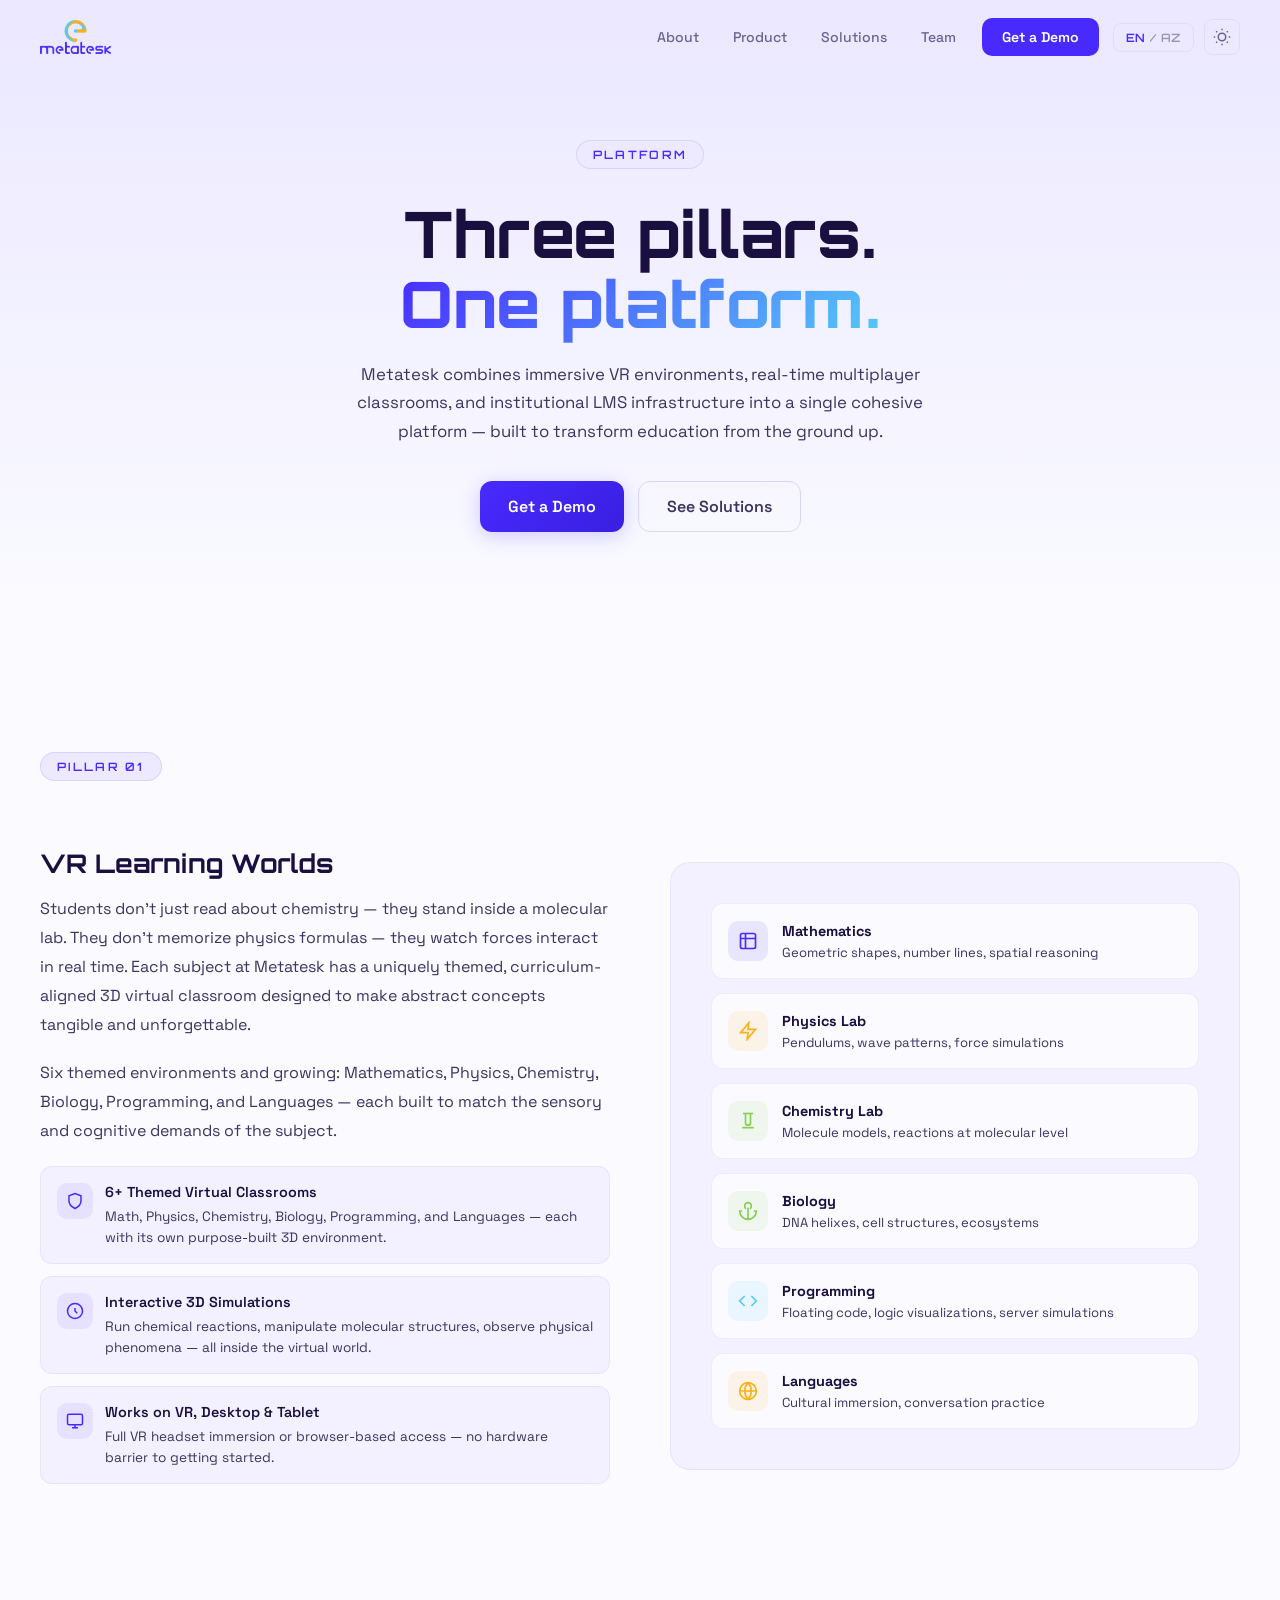
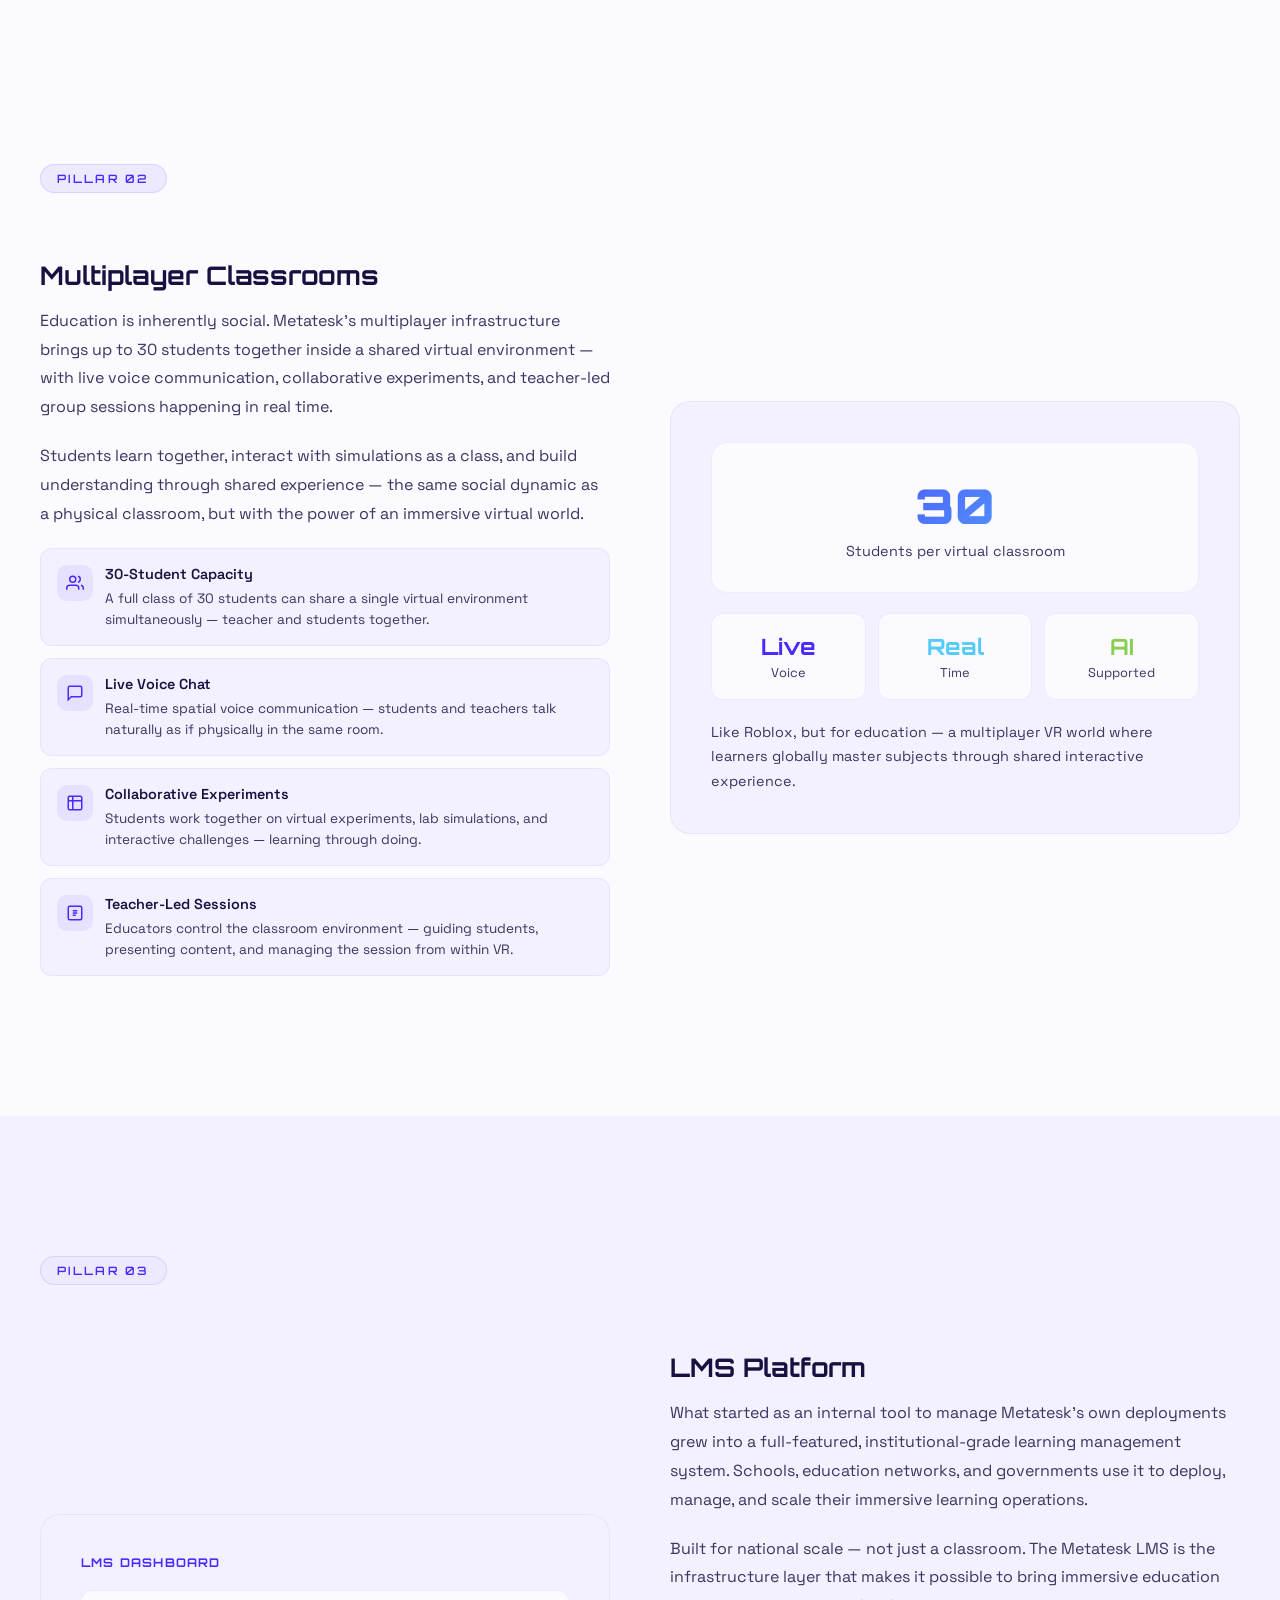
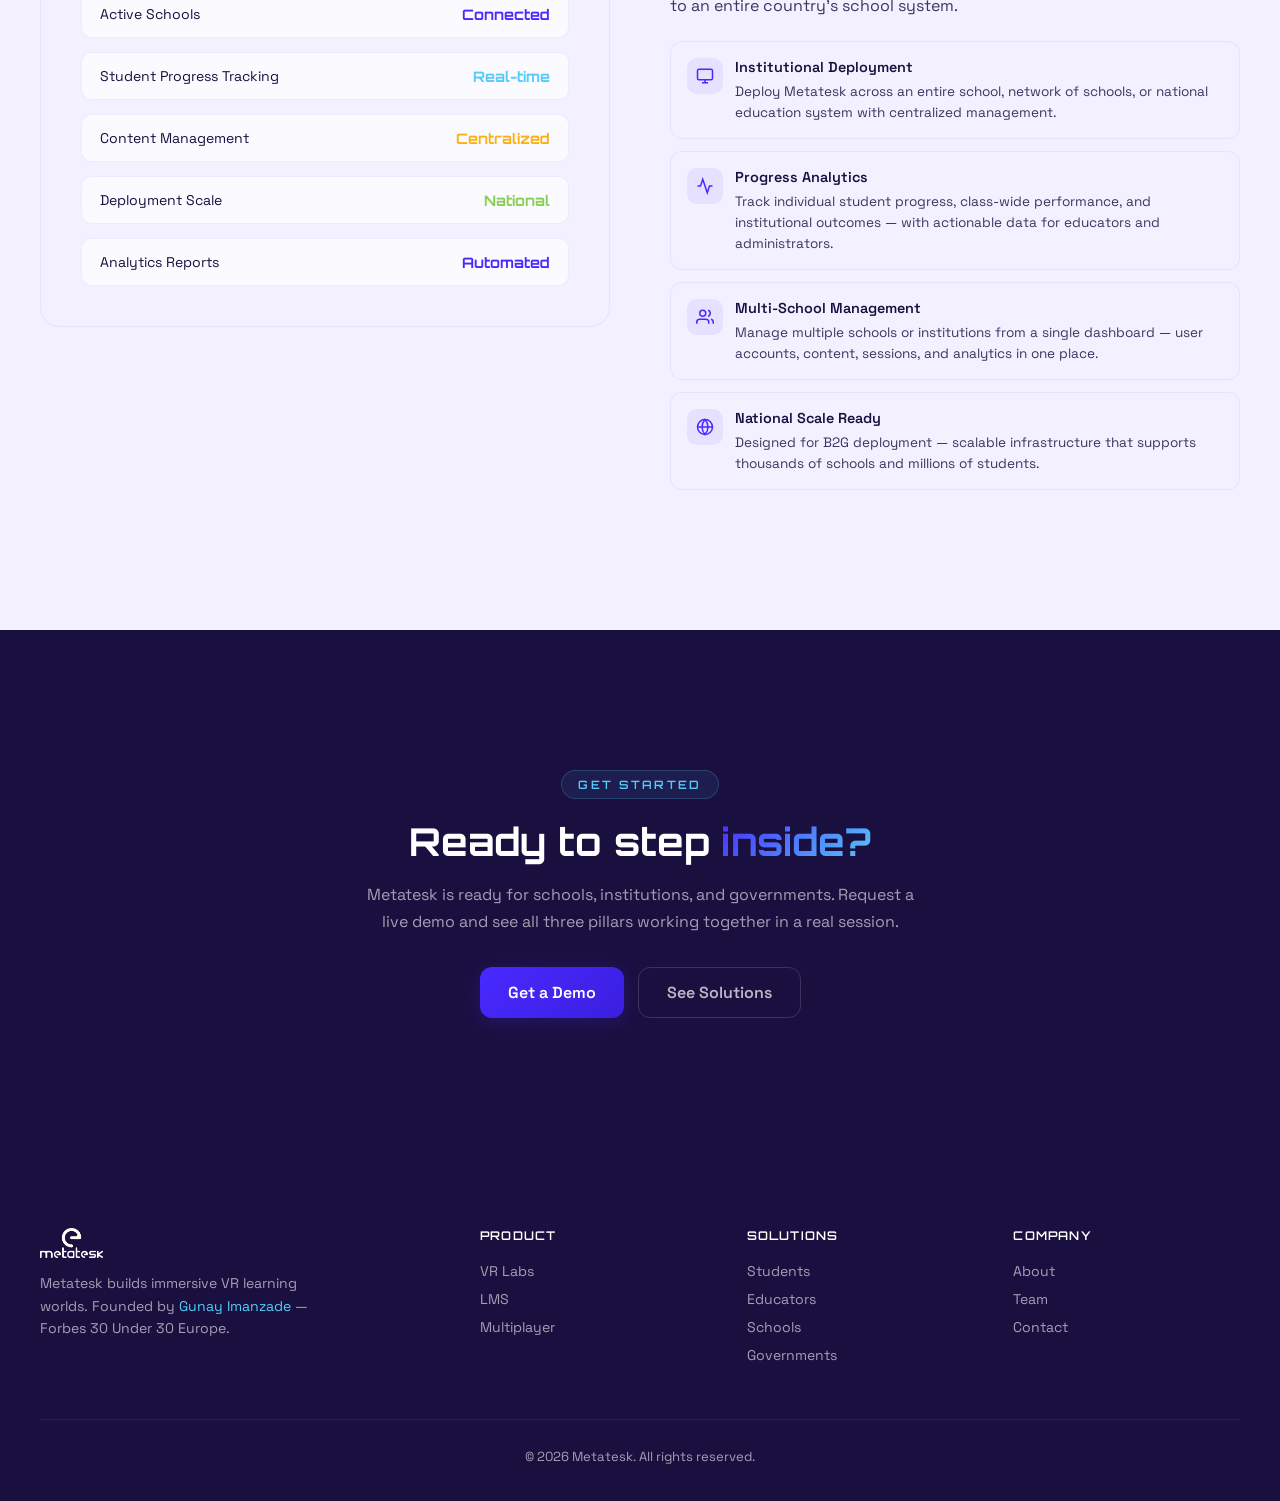
<file: product.html>
<!DOCTYPE html>
<html lang="en" itemscope itemtype="https://schema.org/WebPage" data-theme="light">
<head>
    <meta charset="UTF-8">
    <meta name="viewport" content="width=device-width, initial-scale=1.0">
    <title>Metatesk Platform — VR Learning Worlds, Multiplayer &amp; LMS | Gunay Imanzade</title>

    <!-- SEO Core -->
    <meta name="description" content="Metatesk's platform: VR Learning Worlds, Multiplayer Classrooms for 30+ students, and national-scale LMS. Built by Gunay Imanzade — Forbes 30 Under 30 Europe. Step inside education.">
    <meta name="keywords" content="Metatesk, Metatesk platform, Metatesk VR, Metatesk LMS, Gunay Imanzade, VR learning worlds, multiplayer classroom, LMS platform, VR education platform, immersive learning, edtech platform, virtual reality education, Azerbaijan edtech, Metatask, Metatek, Metatesq, Meta Tesk">
    <meta name="author" content="Gunay Imanzade, Metatesk">
    <meta name="robots" content="index, follow, max-snippet:-1, max-image-preview:large, max-video-preview:-1">
    <meta name="googlebot" content="index, follow, max-snippet:-1, max-image-preview:large, max-video-preview:-1">
    <link rel="canonical" href="https://metatesk.com/product">

    <!-- Brand & identity signals -->
    <meta name="application-name" content="Metatesk">
    <meta name="copyright" content="Metatesk">
    <meta name="subject" content="Metatesk VR and AI Education Platform — Features and Product Overview">
    <meta name="classification" content="Education, EdTech, Virtual Reality, Artificial Intelligence">
    <meta name="coverage" content="Worldwide">
    <meta name="language" content="English">
    <meta name="category" content="Education Technology">
    <meta itemprop="name" content="Metatesk Platform — VR Learning Worlds, Multiplayer &amp; LMS | Gunay Imanzade">
    <meta itemprop="description" content="Metatesk's platform built by Gunay Imanzade: VR Learning Worlds, Multiplayer Classrooms for 30+ students, and national-scale LMS. Forbes 30 Under 30 Europe.">
    <meta itemprop="image" content="https://metatesk.com/assets/logo.png">

    <!-- Hreflang for bilingual EN/AZ -->
    <link rel="alternate" hreflang="en" href="https://metatesk.com/product">
    <link rel="alternate" hreflang="az" href="https://metatesk.com/product?lang=az">
    <link rel="alternate" hreflang="x-default" href="https://metatesk.com/product">

    <!-- Author / founder attribution -->
    <link rel="author" href="https://metatesk.com/#founder">
    <link rel="me" href="https://www.linkedin.com/in/imgunay/">

    <!-- Open Graph -->
    <meta property="og:type" content="website">
    <meta property="og:url" content="https://metatesk.com/product">
    <meta property="og:title" content="Metatesk Platform — VR Learning Worlds, Multiplayer &amp; LMS | Gunay Imanzade">
    <meta property="og:description" content="Three pillars. One platform. VR Learning Worlds, Multiplayer Classrooms, and LMS — the complete immersive education infrastructure by Metatesk, founded by Gunay Imanzade (Forbes 30 Under 30 Europe).">
    <meta property="og:image" content="https://metatesk.com/assets/logo.png">
    <meta property="og:image:alt" content="Metatesk Platform — VR AI Education by Gunay Imanzade">
    <meta property="og:image:width" content="1200">
    <meta property="og:image:height" content="630">
    <meta property="og:image:type" content="image/png">
    <meta property="og:site_name" content="Metatesk">
    <meta property="og:locale" content="en_US">
    <meta property="og:locale:alternate" content="az_AZ">
    <meta property="article:author" content="https://www.linkedin.com/in/imgunay/">
    <meta property="article:publisher" content="https://www.linkedin.com/company/metatesk">
    <meta property="article:published_time" content="2026-01-01T00:00:00+00:00">
    <meta property="article:modified_time" content="2026-05-01T00:00:00+00:00">

    <!-- Twitter Card -->
    <meta name="twitter:card" content="summary_large_image">
    <meta name="twitter:title" content="Metatesk Platform — VR Learning Worlds, Multiplayer &amp; LMS | Gunay Imanzade">
    <meta name="twitter:description" content="Three pillars. One platform. The complete immersive education infrastructure by Metatesk — founded by Gunay Imanzade, Forbes 30 Under 30 Europe.">
    <meta name="twitter:image" content="https://metatesk.com/assets/logo.png">
    <meta name="twitter:image:alt" content="Metatesk Platform — VR AI Education by Gunay Imanzade">

    <!-- Theme -->
    <meta name="theme-color" content="#482AFF" media="(prefers-color-scheme: light)">
    <meta name="theme-color" content="#0D0820" media="(prefers-color-scheme: dark)">
    <meta name="color-scheme" content="light dark">
    <meta name="msapplication-TileColor" content="#482AFF">
    <meta name="msapplication-TileImage" content="https://metatesk.com/assets/logo.png">

    <!-- Geographic signals -->
    <meta name="geo.region" content="AZ">
    <meta name="geo.placename" content="Baku, Azerbaijan">
    <meta name="geo.position" content="40.4093;49.8671">
    <meta name="ICBM" content="40.4093, 49.8671">

    <!-- Favicons -->
    <link rel="icon" type="image/svg+xml" href="assets/favicon.svg">
    <link rel="icon" type="image/png" sizes="64x64" href="assets/favicon.png">
    <link rel="apple-touch-icon" href="assets/logo.png">

    <!-- Fonts -->
    <link rel="preconnect" href="https://fonts.googleapis.com">
    <link rel="preconnect" href="https://fonts.gstatic.com" crossorigin>
    <link href="https://fonts.googleapis.com/css2?family=Orbitron:wght@400;500;600;700;800;900&family=Space+Grotesk:wght@300;400;500;600;700&display=swap" rel="stylesheet">

    <!-- Styles -->
    <link rel="stylesheet" href="css/style.css">

    <!-- JSON-LD: BreadcrumbList -->
    <script type="application/ld+json">
    {
        "@context": "https://schema.org",
        "@type": "BreadcrumbList",
        "itemListElement": [
            {"@type": "ListItem", "position": 1, "name": "Metatesk", "item": "https://metatesk.com"},
            {"@type": "ListItem", "position": 2, "name": "Platform", "item": "https://metatesk.com/product"}
        ]
    }
    </script>

    <!-- JSON-LD: SoftwareApplication -->
    <script type="application/ld+json">
    {
        "@context": "https://schema.org",
        "@type": "SoftwareApplication",
        "@id": "https://metatesk.com/product#software",
        "name": "Metatesk",
        "alternateName": ["Metatesk VR Education", "Metatesk LMS", "Metatesk Platform", "Metatask", "Metatek"],
        "description": "Metatesk is an immersive VR and AI education platform built by Gunay Imanzade (Forbes 30 Under 30 Europe). It combines virtual reality learning worlds, multiplayer learning environments for up to 30 students, and an institutional-grade LMS for national-scale deployment.",
        "applicationCategory": "EducationalApplication",
        "applicationSubCategory": "Virtual Reality Learning",
        "operatingSystem": "VR Headset, Web Browser, Desktop, Tablet",
        "url": "https://metatesk.com/product",
        "featureList": [
            "VR Learning Worlds — 6+ themed virtual classrooms for Mathematics, Physics, Chemistry, Biology, Programming, Languages",
            "Multiplayer Classrooms — up to 30 students with live voice chat",
            "LMS Platform — institutional deployment and national-scale management",
            "Real-time Voice Interaction",
            "Interactive 3D Simulations",
            "Curriculum-Aligned Content",
            "Works on VR Headset, Desktop, and Tablet"
        ],
        "creator": {
            "@type": "Person",
            "@id": "https://metatesk.com/#gunay-imanzade",
            "name": "Gunay Imanzade",
            "jobTitle": "Founder & CEO"
        },
        "author": {
            "@type": "Organization",
            "@id": "https://metatesk.com/#organization",
            "name": "Metatesk",
            "url": "https://metatesk.com"
        },
        "offers": {
            "@type": "Offer",
            "url": "https://metatesk.com/contact",
            "availability": "https://schema.org/InStock",
            "description": "Contact Metatesk for institutional and government pricing"
        },
        "isPartOf": {
            "@type": "WebSite",
            "@id": "https://metatesk.com/#website"
        }
    }
    </script>

    <!-- JSON-LD: FAQPage -->
    <script type="application/ld+json">
    {
        "@context": "https://schema.org",
        "@type": "FAQPage",
        "mainEntity": [
            {
                "@type": "Question",
                "name": "What is the Metatesk platform?",
                "acceptedAnswer": {
                    "@type": "Answer",
                    "text": "Metatesk is an immersive VR and AI education platform founded by Gunay Imanzade (Forbes 30 Under 30 Europe). It has three pillars: VR Learning Worlds, Multiplayer Classrooms for up to 30 students, and a national-scale LMS — all in one cohesive platform for schools, governments, and educators worldwide."
                }
            },
            {
                "@type": "Question",
                "name": "What subjects does Metatesk VR cover?",
                "acceptedAnswer": {
                    "@type": "Answer",
                    "text": "Metatesk offers 6+ immersive VR learning worlds: Mathematics, Physics, Chemistry, Biology, Programming, and Languages. Each is a uniquely themed, curriculum-aligned 3D virtual classroom designed to make abstract concepts tangible and unforgettable."
                }
            },
            {
                "@type": "Question",
                "name": "How many students can use Metatesk simultaneously?",
                "acceptedAnswer": {
                    "@type": "Answer",
                    "text": "Up to 30 students can share a single Metatesk virtual classroom simultaneously, with real-time voice communication, collaborative experiments, and teacher-led sessions — replicating the social dynamics of a physical classroom inside an immersive VR world."
                }
            },
            {
                "@type": "Question",
                "name": "Does Metatesk require VR hardware?",
                "acceptedAnswer": {
                    "@type": "Answer",
                    "text": "No. While VR headsets provide the most immersive experience, Metatesk also works on standard desktop browsers and tablets — removing hardware barriers for institutions getting started."
                }
            }
        ]
    }
    </script>

    <!-- JSON-LD: FAQPage (AZ) — Azerbaijani rich results -->
    <script type="application/ld+json">
    {
        "@context": "https://schema.org",
        "@type": "FAQPage",
        "inLanguage": "az",
        "mainEntity": [
            {
                "@type": "Question",
                "name": "Metatesk platforması nədir?",
                "acceptedAnswer": {
                    "@type": "Answer",
                    "text": "Metatesk Günay İmanzadə (Forbes 30 Under 30 Avropa) tərəfindən qurulan immersiv VR və Sİ təhsil platformasıdır. Üç sütunu var: VR Öyrənmə Dünyaları, 30-a qədər tələbə üçün Multiplayer Siniflər və milli miqyaslı LMS — məktəblər, hökumətlər və müəllimlər üçün bir vahid platformada."
                }
            },
            {
                "@type": "Question",
                "name": "Metatesk VR hansı fənləri əhatə edir?",
                "acceptedAnswer": {
                    "@type": "Answer",
                    "text": "Metatesk 6+ immersiv VR öyrənmə dünyası təklif edir: Riyaziyyat, Fizika, Kimya, Biologiya, Proqramlaşdırma və Dillər. Hər biri kurikuluma uyğun, unikal tematik 3D virtual siniflə təmin edilmişdir — abstrakt anlayışları əyani və unudulmaz edir."
                }
            },
            {
                "@type": "Question",
                "name": "Metatesk VR qulaqlıq tələb edirmi?",
                "acceptedAnswer": {
                    "@type": "Answer",
                    "text": "Xeyr. VR qulaqlıqlar ən immersiv təcrübəni təmin etsə də, Metatesk standart masaüstü brauzerlər və planşetlərdə də işləyir — başlamaq üçün heç bir aparat maneəsi yoxdur."
                }
            }
        ]
    }
    </script>

    <!-- JSON-LD: WebPage — links this page into the site entity graph -->
    <script type="application/ld+json">
    {
        "@context": "https://schema.org",
        "@type": "WebPage",
        "@id": "https://metatesk.com/product#webpage",
        "name": "Metatesk Platform — VR Learning Worlds, Multiplayer & LMS | Gunay Imanzade",
        "description": "Metatesk's platform: VR Learning Worlds, Multiplayer Classrooms for 30+ students, and national-scale LMS. Built by Gunay Imanzade — Forbes 30 Under 30 Europe.",
        "url": "https://metatesk.com/product",
        "inLanguage": ["en", "az"],
        "isPartOf": {
            "@type": "WebSite",
            "@id": "https://metatesk.com/#website"
        },
        "about": {
            "@type": "SoftwareApplication",
            "name": "Metatesk",
            "url": "https://metatesk.com"
        },
        "author": {
            "@type": "Person",
            "@id": "https://metatesk.com/#gunay-imanzade",
            "name": "Gunay Imanzade"
        },
        "datePublished": "2026-01-01",
        "dateModified": "2026-05-01",
        "primaryImageOfPage": {
            "@type": "ImageObject",
            "url": "https://metatesk.com/assets/logo.png",
            "caption": "Metatesk Platform — VR AI Education by Gunay Imanzade"
        },
        "significantLink": [
            "https://metatesk.com/",
            "https://metatesk.com/solutions",
            "https://metatesk.com/gunay-imanzade",
            "https://metatesk.com/contact"
        ]
    }
    </script>

    <!-- AZ SEO: updates lang/title/meta for ?lang=az crawl and AZ localStorage users -->
    <script>
    (function(){
        try {
            var isAZ = new URLSearchParams(location.search).get('lang') === 'az' ||
                       (typeof localStorage !== 'undefined' && localStorage.getItem('metatesk-lang') === 'az');
            if (!isAZ) return;
            document.documentElement.lang = 'az';
            document.title = 'Metatesk Platforması — VR Öyrənmə Dünyaları, Multiplayer & LMS | Günay İmanzadə';
            function sm(sel, val) { var el = document.querySelector(sel); if (el) el.setAttribute('content', val); }
            sm('meta[name="description"]', 'Metatesk platforması: VR Öyrənmə Dünyaları, 30+ tələbə üçün Multiplayer Siniflər və milli miqyaslı LMS. Günay İmanzadə tərəfindən qurulub — Forbes 30 Under 30 Avropa. Təhsilə daxil olun.');
            sm('meta[name="keywords"]', 'Metatesk, Metatesk platforması, Metatesk VR, Günay İmanzadə, VR öyrənmə dünyaları, multiplayer sinif, LMS platforması, immersiv öyrənmə, Azərbaycan edtech, Günay İmanzadə Metatesk');
            sm('meta[name="author"]', 'Günay İmanzadə, Metatesk');
            var og1 = document.querySelector('meta[property="og:title"]');
            var og2 = document.querySelector('meta[property="og:description"]');
            var og3 = document.querySelector('meta[property="og:locale"]');
            var tt1 = document.querySelector('meta[name="twitter:title"]');
            var tt2 = document.querySelector('meta[name="twitter:description"]');
            if (og1) og1.setAttribute('content', 'Metatesk Platforması — VR Öyrənmə Dünyaları, Multiplayer & LMS | Günay İmanzadə');
            if (og2) og2.setAttribute('content', 'Üç sütun. Bir platforma. VR Öyrənmə Dünyaları, Multiplayer Siniflər və LMS — Günay İmanzadə (Forbes 30 Under 30 Avropa) tərəfindən qurulan Metatesk-in tam immersiv təhsil infrastrukturu.');
            if (og3) og3.setAttribute('content', 'az_AZ');
            if (tt1) tt1.setAttribute('content', 'Metatesk Platforması — VR Öyrənmə Dünyaları, Multiplayer & LMS | Günay İmanzadə');
            if (tt2) tt2.setAttribute('content', 'Üç sütun. Bir platforma. Metatesk-in tam immersiv təhsil infrastrukturu — Günay İmanzadə tərəfindən qurulub, Forbes 30 Under 30 Avropa.');
        } catch(e) {}
    })();
    </script>

    <!-- Early theme init -->
    <script>!function(){var t=localStorage.getItem('metatesk-theme');t&&document.documentElement.setAttribute('data-theme',t)}()</script>

    <style>
        body{cursor:auto}
        .sp-hero{padding:140px 0 80px;background:linear-gradient(180deg,var(--bg3) 0%,var(--bg) 100%);position:relative;overflow:hidden;text-align:center}
        .sp-hero h1{font-family:var(--ff);font-size:clamp(2.4rem,5vw,4rem);font-weight:800;line-height:1.1;margin:12px 0 20px}
        .sp-hero p{font-size:1.05rem;color:var(--tx2);max-width:600px;margin:0 auto 36px;line-height:1.7}
        .sp-cta-row{display:flex;gap:14px;justify-content:center;flex-wrap:wrap}
        .prod-detail{display:grid;grid-template-columns:1fr 1fr;gap:60px;align-items:center;margin-top:48px}
        .prod-detail.reverse{direction:rtl}.prod-detail.reverse>*{direction:ltr}
        .prod-detail-text h3{font-family:var(--ff);font-size:1.6rem;font-weight:700;margin-bottom:16px}
        .prod-detail-text p{font-size:1rem;line-height:1.8;color:var(--tx2);margin-bottom:20px}
        .prod-features{display:grid;gap:12px}
        .prod-feature{display:flex;align-items:flex-start;gap:12px;padding:16px;background:var(--bg2);border-radius:12px;border:1px solid var(--bdr)}
        .prod-feature-icon{width:36px;height:36px;border-radius:10px;background:rgba(72,42,255,.08);display:flex;align-items:center;justify-content:center;flex-shrink:0;color:var(--purple)}
        .prod-feature-text strong{display:block;font-size:.9rem;font-weight:600;margin-bottom:4px}
        .prod-feature-text span{font-size:.85rem;color:var(--tx2)}
        .persona-mini-grid{display:grid;grid-template-columns:repeat(2,1fr);gap:16px}
        .persona-mini{padding:20px;background:var(--bg2);border-radius:16px;border:1px solid var(--bdr)}
        .persona-mini h4{font-size:1rem;font-weight:600;margin-bottom:4px}
        .persona-mini .ps{font-size:.78rem;color:var(--purple);font-weight:600;letter-spacing:.06em;text-transform:uppercase;margin-bottom:8px}
        .persona-mini p{font-size:.88rem;color:var(--tx2);line-height:1.6}
        .cta-center{text-align:center;max-width:560px;margin:0 auto}
        .cta-center h2{font-family:var(--ff);font-size:clamp(1.8rem,3vw,2.6rem);font-weight:700;margin-bottom:16px}
        .cta-center p{font-size:1rem;color:var(--tx2);margin-bottom:32px;line-height:1.7}
        @media(max-width:900px){.prod-detail,.prod-detail.reverse{grid-template-columns:1fr;direction:ltr}}
        @media(max-width:540px){.persona-mini-grid{grid-template-columns:1fr}}
        /* Hero entrance */
        .sp-hero .tag{animation:fadeUp .6s cubic-bezier(.16,1,.3,1) .1s both}
        .sp-hero h1{animation:fadeUp .7s cubic-bezier(.16,1,.3,1) .18s both}
        .sp-hero p{animation:fadeUp .6s cubic-bezier(.16,1,.3,1) .26s both}
        .sp-cta-row{animation:fadeUp .6s cubic-bezier(.16,1,.3,1) .36s both}
        /* Hover effects */
        .persona-mini{transition:transform .3s cubic-bezier(.16,1,.3,1),border-color .3s,box-shadow .3s}
        .persona-mini:hover{transform:translateY(-7px);border-color:var(--purple);box-shadow:0 14px 44px rgba(72,42,255,.13)}
        .prod-feature{transition:transform .25s cubic-bezier(.16,1,.3,1),border-color .25s}
        .prod-feature:hover{transform:translateX(6px);border-color:var(--purple)}
        .prod-feature-icon{animation:iconPulse 3s ease-in-out infinite}
    </style>
</head>
<body>

    <!-- NAV -->
    <nav class="nav" id="nav" aria-label="Main navigation">
        <div class="nav-inner">
            <a href="index.html" class="nav-logo" aria-label="Metatesk"><img src="assets/logo.png" alt="Metatesk" class="nav-logo-img"></a>
            <div class="nav-links">
                <a href="index.html#about" class="nav-link" data-i18n="nav.about">About</a>
                <a href="product.html" class="nav-link" data-i18n="nav.product">Product</a>
                <a href="solutions.html" class="nav-link" data-i18n="nav.solutions">Solutions</a>
                <a href="gunay-imanzade.html" class="nav-link" data-i18n="nav.team">Team</a>
                <a href="contact.html" class="nav-link nav-cta" data-i18n="nav.demo">Get a Demo</a>
                <button class="lang-toggle" id="langToggle" aria-label="Switch language"><span class="lang-active" id="langLabel">EN</span><span class="lang-sep">/</span><span class="lang-alt">AZ</span></button>
                <button class="theme-toggle" id="themeToggle" aria-label="Toggle dark mode"><svg class="theme-icon theme-sun" viewBox="0 0 24 24" fill="none" stroke="currentColor" stroke-width="2"><circle cx="12" cy="12" r="5"/><path d="M12 1v2M12 21v2M4.22 4.22l1.42 1.42M18.36 18.36l1.42 1.42M1 12h2M21 12h2M4.22 19.78l1.42-1.42M18.36 5.64l1.42-1.42"/></svg><svg class="theme-icon theme-moon" viewBox="0 0 24 24" fill="none" stroke="currentColor" stroke-width="2"><path d="M21 12.79A9 9 0 1111.21 3a7 7 0 009.79 9.79z"/></svg></button>
            </div>
            <button class="burger" id="burger" aria-label="Menu"><span></span><span></span><span></span></button>
        </div>
    </nav>
    <div class="mob-menu" id="mobMenu">
        <a href="index.html#about" class="mob-link" data-i18n="mob.about">About</a>
        <a href="product.html" class="mob-link" data-i18n="mob.product">Product</a>
        <a href="solutions.html" class="mob-link" data-i18n="mob.solutions">Solutions</a>
        <a href="gunay-imanzade.html" class="mob-link" data-i18n="mob.team">Team</a>
        <a href="contact.html" class="mob-link mob-cta" data-i18n="mob.demo">Get a Demo</a>
        <div class="mob-controls">
            <button class="lang-toggle" id="langToggleMob" aria-label="Switch language"><span class="lang-active" id="langLabelMob">EN</span><span class="lang-sep">/</span><span class="lang-alt">AZ</span></button>
            <button class="theme-toggle" id="themeToggleMob" aria-label="Toggle dark mode"><svg class="theme-icon theme-sun" viewBox="0 0 24 24" fill="none" stroke="currentColor" stroke-width="2"><circle cx="12" cy="12" r="5"/><path d="M12 1v2M12 21v2M4.22 4.22l1.42 1.42M18.36 18.36l1.42 1.42M1 12h2M21 12h2M4.22 19.78l1.42-1.42M18.36 5.64l1.42-1.42"/></svg><svg class="theme-icon theme-moon" viewBox="0 0 24 24" fill="none" stroke="currentColor" stroke-width="2"><path d="M21 12.79A9 9 0 1111.21 3a7 7 0 009.79 9.79z"/></svg></button>
        </div>
    </div>

    <!-- HERO -->
    <section class="sp-hero">
        <div class="container">
            <span class="tag" data-i18n="prod.page.tag">Platform</span>
            <h1 data-i18n="prod.title">Three pillars.<br><span class="grad">One platform.</span></h1>
            <p data-i18n="prod.page.sub">Metatesk combines immersive VR environments, real-time multiplayer classrooms, and institutional LMS infrastructure into a single cohesive platform — built to transform education from the ground up.</p>
            <div class="sp-cta-row">
                <a href="contact.html" class="btn btn-primary" data-i18n="nav.demo">Get a Demo</a>
                <a href="solutions.html" class="btn btn-outline" data-i18n="prod.page.cta2">See Solutions</a>
            </div>
        </div>
    </section>

    <!-- PILLAR 1: VR WORLDS -->
    <section class="section" id="vr-worlds">
        <div class="container">
            <span class="tag" data-i18n="prod.p1.tag">Pillar 01</span>
            <div class="prod-detail">
                <div class="prod-detail-text">
                    <h3 data-i18n="prod.vr.title">VR Learning Worlds</h3>
                    <p data-i18n="prod.vr.p1">Students don't just read about chemistry — they stand inside a molecular lab. They don't memorize physics formulas — they watch forces interact in real time. Each subject at Metatesk has a uniquely themed, curriculum-aligned 3D virtual classroom designed to make abstract concepts tangible and unforgettable.</p>
                    <p data-i18n="prod.vr.p2">Six themed environments and growing: Mathematics, Physics, Chemistry, Biology, Programming, and Languages — each built to match the sensory and cognitive demands of the subject.</p>
                    <div class="prod-features">
                        <div class="prod-feature">
                            <div class="prod-feature-icon">
                                <svg width="18" height="18" viewBox="0 0 24 24" fill="none" stroke="currentColor" stroke-width="2"><path d="M12 22s8-4 8-10V5l-8-3-8 3v7c0 6 8 10 8 10z"/></svg>
                            </div>
                            <div class="prod-feature-text">
                                <strong data-i18n="prod.vr.f1.title">6+ Themed Virtual Classrooms</strong>
                                <span data-i18n="prod.vr.f1.text">Math, Physics, Chemistry, Biology, Programming, and Languages — each with its own purpose-built 3D environment.</span>
                            </div>
                        </div>
                        <div class="prod-feature">
                            <div class="prod-feature-icon">
                                <svg width="18" height="18" viewBox="0 0 24 24" fill="none" stroke="currentColor" stroke-width="2"><circle cx="12" cy="12" r="10"/><path d="M12 8v4l3 3"/></svg>
                            </div>
                            <div class="prod-feature-text">
                                <strong data-i18n="prod.vr.f2.title">Interactive 3D Simulations</strong>
                                <span data-i18n="prod.vr.f2.text">Run chemical reactions, manipulate molecular structures, observe physical phenomena — all inside the virtual world.</span>
                            </div>
                        </div>
                        <div class="prod-feature">
                            <div class="prod-feature-icon">
                                <svg width="18" height="18" viewBox="0 0 24 24" fill="none" stroke="currentColor" stroke-width="2"><rect x="2" y="3" width="20" height="14" rx="2"/><path d="M8 21h8M12 17v4"/></svg>
                            </div>
                            <div class="prod-feature-text">
                                <strong data-i18n="prod.vr.f3.title">Works on VR, Desktop &amp; Tablet</strong>
                                <span data-i18n="prod.vr.f3.text">Full VR headset immersion or browser-based access — no hardware barrier to getting started.</span>
                            </div>
                        </div>
                    </div>
                </div>
                <div style="background:var(--bg2);border-radius:20px;border:1px solid var(--bdr);padding:40px;display:flex;flex-direction:column;gap:14px">
                    <div style="display:flex;align-items:center;gap:14px;padding:16px;background:var(--bg);border-radius:12px;border:1px solid var(--bdr)">
                        <div style="width:40px;height:40px;border-radius:10px;background:rgba(72,42,255,.1);display:flex;align-items:center;justify-content:center;flex-shrink:0">
                            <svg width="20" height="20" viewBox="0 0 24 24" fill="none" stroke="var(--purple)" stroke-width="2"><path d="M9 3H5a2 2 0 0 0-2 2v4m6-6h10a2 2 0 0 1 2 2v4M9 3v18m0 0h10a2 2 0 0 0 2-2V9M9 21H5a2 2 0 0 1-2-2V9m0 0h18"/></svg>
                        </div>
                        <div><strong style="font-size:.9rem" data-i18n="rooms.math">Mathematics</strong><br><span style="font-size:.82rem;color:var(--tx2)" data-i18n="prod.vr.sub.math">Geometric shapes, number lines, spatial reasoning</span></div>
                    </div>
                    <div style="display:flex;align-items:center;gap:14px;padding:16px;background:var(--bg);border-radius:12px;border:1px solid var(--bdr)">
                        <div style="width:40px;height:40px;border-radius:10px;background:rgba(251,177,22,.1);display:flex;align-items:center;justify-content:center;flex-shrink:0">
                            <svg width="20" height="20" viewBox="0 0 24 24" fill="none" stroke="var(--orange)" stroke-width="2"><path d="M13 2L3 14h9l-1 8 10-12h-9l1-8z"/></svg>
                        </div>
                        <div><strong style="font-size:.9rem" data-i18n="rooms.physics">Physics Lab</strong><br><span style="font-size:.82rem;color:var(--tx2)" data-i18n="prod.vr.sub.physics">Pendulums, wave patterns, force simulations</span></div>
                    </div>
                    <div style="display:flex;align-items:center;gap:14px;padding:16px;background:var(--bg);border-radius:12px;border:1px solid var(--bdr)">
                        <div style="width:40px;height:40px;border-radius:10px;background:rgba(136,206,83,.1);display:flex;align-items:center;justify-content:center;flex-shrink:0">
                            <svg width="20" height="20" viewBox="0 0 24 24" fill="none" stroke="var(--green)" stroke-width="2"><path d="M9 3v11a3 3 0 006 0V3"/><path d="M6 3h12"/><path d="M5 20h14"/></svg>
                        </div>
                        <div><strong style="font-size:.9rem" data-i18n="rooms.chem">Chemistry Lab</strong><br><span style="font-size:.82rem;color:var(--tx2)" data-i18n="prod.vr.sub.chem">Molecule models, reactions at molecular level</span></div>
                    </div>
                    <div style="display:flex;align-items:center;gap:14px;padding:16px;background:var(--bg);border-radius:12px;border:1px solid var(--bdr)">
                        <div style="width:40px;height:40px;border-radius:10px;background:rgba(136,206,83,.1);display:flex;align-items:center;justify-content:center;flex-shrink:0">
                            <svg width="20" height="20" viewBox="0 0 24 24" fill="none" stroke="var(--green)" stroke-width="2"><path d="M12 22V8M5 12H2a10 10 0 0020 0h-3"/><path d="M12 2a4 4 0 00-4 4c0 1.5.5 2.5 1.5 3.5"/><path d="M12 2a4 4 0 014 4c0 1.5-.5 2.5-1.5 3.5"/></svg>
                        </div>
                        <div><strong style="font-size:.9rem" data-i18n="rooms.bio">Biology</strong><br><span style="font-size:.82rem;color:var(--tx2)" data-i18n="prod.vr.sub.bio">DNA helixes, cell structures, ecosystems</span></div>
                    </div>
                    <div style="display:flex;align-items:center;gap:14px;padding:16px;background:var(--bg);border-radius:12px;border:1px solid var(--bdr)">
                        <div style="width:40px;height:40px;border-radius:10px;background:rgba(85,203,249,.1);display:flex;align-items:center;justify-content:center;flex-shrink:0">
                            <svg width="20" height="20" viewBox="0 0 24 24" fill="none" stroke="var(--cyan)" stroke-width="2"><polyline points="16 18 22 12 16 6"/><polyline points="8 6 2 12 8 18"/></svg>
                        </div>
                        <div><strong style="font-size:.9rem" data-i18n="rooms.code">Programming</strong><br><span style="font-size:.82rem;color:var(--tx2)" data-i18n="prod.vr.sub.code">Floating code, logic visualizations, server simulations</span></div>
                    </div>
                    <div style="display:flex;align-items:center;gap:14px;padding:16px;background:var(--bg);border-radius:12px;border:1px solid var(--bdr)">
                        <div style="width:40px;height:40px;border-radius:10px;background:rgba(251,177,22,.1);display:flex;align-items:center;justify-content:center;flex-shrink:0">
                            <svg width="20" height="20" viewBox="0 0 24 24" fill="none" stroke="var(--orange)" stroke-width="2"><circle cx="12" cy="12" r="10"/><path d="M2 12h20M12 2a15.3 15.3 0 014 10 15.3 15.3 0 01-4 10 15.3 15.3 0 01-4-10 15.3 15.3 0 014-10z"/></svg>
                        </div>
                        <div><strong style="font-size:.9rem" data-i18n="rooms.lang">Languages</strong><br><span style="font-size:.82rem;color:var(--tx2)" data-i18n="prod.vr.sub.lang">Cultural immersion, conversation practice</span></div>
                    </div>
                </div>
            </div>
        </div>
    </section>

    <!-- PILLAR 2: AI TEACHER -->
    <section class="section section-alt" id="ai-teacher" style="display:none"><!-- AI-TEACHER PILLAR HIDDEN (restore: remove display:none, this opening comment, and closing marker before /section)
        <div class="container">
            <span class="tag" data-i18n="prod.p2.tag">Pillar 02</span>
            <div class="prod-detail reverse">
                <div class="prod-detail-text">
                    <h3 data-i18n="prod.ai.title">AI Teacher</h3>
                    <p data-i18n="prod.ai.p1">Not a chatbot. Not a quiz engine. Metatesk's AI Teacher is an intelligent educational companion that adapts to each student's pace, answers questions in real-time within the VR environment, and evolves toward full AI teacher avatars with voice-in/voice-out interaction.</p>
                    <p data-i18n="prod.ai.p2">Every student learns differently — that's why Metatesk offers four distinct teaching personas. Students choose the teacher that fits how they think and learn best.</p>
                    <div class="prod-features">
                        <div class="prod-feature">
                            <div class="prod-feature-icon">
                                <svg width="18" height="18" viewBox="0 0 24 24" fill="none" stroke="currentColor" stroke-width="2"><path d="M12 1a3 3 0 00-3 3v8a3 3 0 006 0V4a3 3 0 00-3-3z"/><path d="M19 10v2a7 7 0 01-14 0v-2M12 19v4M8 23h8"/></svg>
                            </div>
                            <div class="prod-feature-text">
                                <strong data-i18n="prod.ai.f1.title">Real-time Voice Interaction</strong>
                                <span data-i18n="prod.ai.f1.text">Ask questions naturally inside the VR world. The AI responds contextually with voice and visual cues.</span>
                            </div>
                        </div>
                        <div class="prod-feature">
                            <div class="prod-feature-icon">
                                <svg width="18" height="18" viewBox="0 0 24 24" fill="none" stroke="currentColor" stroke-width="2"><polyline points="22 12 18 12 15 21 9 3 6 12 2 12"/></svg>
                            </div>
                            <div class="prod-feature-text">
                                <strong data-i18n="prod.ai.f2.title">Adaptive Pacing</strong>
                                <span data-i18n="prod.ai.f2.text">The AI adjusts explanation depth, speed, and style to match each individual student's comprehension level.</span>
                            </div>
                        </div>
                    </div>
                </div>
                <div class="persona-mini-grid">
                    <div class="persona-mini" style="border-left:3px solid var(--purple)">
                        <h4 data-i18n="personas.ada.name">Professor Ada</h4>
                        <div class="ps" data-i18n="personas.ada.style">Patient Guide</div>
                        <p data-i18n="personas.ada.text">Step-by-step explanations with comprehension checks. Never rushes. Builds understanding layer by layer until it clicks.</p>
                    </div>
                    <div class="persona-mini" style="border-left:3px solid var(--orange)">
                        <h4 data-i18n="personas.felix.name">Dr. Felix</h4>
                        <div class="ps" data-i18n="personas.felix.style">Energetic Motivator</div>
                        <p data-i18n="personas.felix.text">Real-world examples, high energy, strong analogies. Makes connections between subjects and life — turns dry topics into discoveries.</p>
                    </div>
                    <div class="persona-mini" style="border-left:3px solid var(--cyan)">
                        <h4 data-i18n="personas.maia.name">Professor Maia</h4>
                        <div class="ps" data-i18n="personas.maia.style">Thought Provoker</div>
                        <p data-i18n="personas.maia.text">Socratic method — asks strategic questions instead of giving answers directly. Builds critical thinking and deep reasoning skills.</p>
                    </div>
                    <div class="persona-mini" style="border-left:3px solid var(--green)">
                        <h4 data-i18n="personas.rex.name">Dr. Rex</h4>
                        <div class="ps" data-i18n="personas.rex.style">Efficient Expert</div>
                        <p data-i18n="personas.rex.text">Concise, direct, no fluff. Maximizes knowledge density per minute. Perfect for advanced students who want speed and depth.</p>
                    </div>
                </div>
            </div>
        </div>
    --></section>

    <!-- PILLAR 3: MULTIPLAYER -->
    <section class="section" id="multiplayer">
        <div class="container">
            <span class="tag" data-i18n="prod.p3.tag">Pillar 02</span>
            <div class="prod-detail">
                <div class="prod-detail-text">
                    <h3 data-i18n="prod.multi.title">Multiplayer Classrooms</h3>
                    <p data-i18n="prod.multi.p1">Education is inherently social. Metatesk's multiplayer infrastructure brings up to 30 students together inside a shared virtual environment — with live voice communication, collaborative experiments, and teacher-led group sessions happening in real time.</p>
                    <p data-i18n="prod.multi.p2">Students learn together, interact with simulations as a class, and build understanding through shared experience — the same social dynamic as a physical classroom, but with the power of an immersive virtual world.</p>
                    <div class="prod-features">
                        <div class="prod-feature">
                            <div class="prod-feature-icon">
                                <svg width="18" height="18" viewBox="0 0 24 24" fill="none" stroke="currentColor" stroke-width="2"><path d="M17 21v-2a4 4 0 00-4-4H5a4 4 0 00-4 4v2"/><circle cx="9" cy="7" r="4"/><path d="M23 21v-2a4 4 0 00-3-3.87M16 3.13a4 4 0 010 7.75"/></svg>
                            </div>
                            <div class="prod-feature-text">
                                <strong data-i18n="prod.multi.f1.title">30-Student Capacity</strong>
                                <span data-i18n="prod.multi.f1.text">A full class of 30 students can share a single virtual environment simultaneously — teacher and students together.</span>
                            </div>
                        </div>
                        <div class="prod-feature">
                            <div class="prod-feature-icon">
                                <svg width="18" height="18" viewBox="0 0 24 24" fill="none" stroke="currentColor" stroke-width="2"><path d="M21 15a2 2 0 01-2 2H7l-4 4V5a2 2 0 012-2h14a2 2 0 012 2z"/></svg>
                            </div>
                            <div class="prod-feature-text">
                                <strong data-i18n="prod.multi.f2.title">Live Voice Chat</strong>
                                <span data-i18n="prod.multi.f2.text">Real-time spatial voice communication — students and teachers talk naturally as if physically in the same room.</span>
                            </div>
                        </div>
                        <div class="prod-feature">
                            <div class="prod-feature-icon">
                                <svg width="18" height="18" viewBox="0 0 24 24" fill="none" stroke="currentColor" stroke-width="2"><path d="M9 3H5a2 2 0 00-2 2v4m6-6h10a2 2 0 012 2v4M9 3v18m0 0h10a2 2 0 002-2V9M9 21H5a2 2 0 01-2-2V9m0 0h18"/></svg>
                            </div>
                            <div class="prod-feature-text">
                                <strong data-i18n="prod.multi.f3.title">Collaborative Experiments</strong>
                                <span data-i18n="prod.multi.f3.text">Students work together on virtual experiments, lab simulations, and interactive challenges — learning through doing.</span>
                            </div>
                        </div>
                        <div class="prod-feature">
                            <div class="prod-feature-icon">
                                <svg width="18" height="18" viewBox="0 0 24 24" fill="none" stroke="currentColor" stroke-width="2"><rect x="3" y="3" width="18" height="18" rx="2"/><path d="M9 9h6M9 12h6M9 15h4"/></svg>
                            </div>
                            <div class="prod-feature-text">
                                <strong data-i18n="prod.multi.f4.title">Teacher-Led Sessions</strong>
                                <span data-i18n="prod.multi.f4.text">Educators control the classroom environment — guiding students, presenting content, and managing the session from within VR.</span>
                            </div>
                        </div>
                    </div>
                </div>
                <div style="background:var(--bg2);border-radius:20px;border:1px solid var(--bdr);padding:40px;display:flex;flex-direction:column;gap:20px">
                    <div style="text-align:center;padding:32px 20px;background:var(--bg);border-radius:16px;border:1px solid var(--bdr)">
                        <div style="font-family:var(--ff);font-size:3rem;font-weight:900;background:linear-gradient(135deg,var(--purple),var(--cyan));-webkit-background-clip:text;-webkit-text-fill-color:transparent;background-clip:text">30</div>
                        <div style="font-size:.9rem;color:var(--tx2);margin-top:6px" data-i18n="prod.multi.stat">Students per virtual classroom</div>
                    </div>
                    <div style="display:flex;gap:12px">
                        <div style="flex:1;padding:18px;background:var(--bg);border-radius:12px;border:1px solid var(--bdr);text-align:center">
                            <div style="font-family:var(--ff);font-size:1.4rem;font-weight:700;color:var(--purple)" data-i18n="prod.multi.live">Live</div>
                            <div style="font-size:.8rem;color:var(--tx2);margin-top:4px" data-i18n="prod.multi.voice">Voice</div>
                        </div>
                        <div style="flex:1;padding:18px;background:var(--bg);border-radius:12px;border:1px solid var(--bdr);text-align:center">
                            <div style="font-family:var(--ff);font-size:1.4rem;font-weight:700;color:var(--cyan)" data-i18n="prod.multi.real">Real</div>
                            <div style="font-size:.8rem;color:var(--tx2);margin-top:4px" data-i18n="prod.multi.time">Time</div>
                        </div>
                        <div style="flex:1;padding:18px;background:var(--bg);border-radius:12px;border:1px solid var(--bdr);text-align:center">
                            <div style="font-family:var(--ff);font-size:1.4rem;font-weight:700;color:var(--green)" data-i18n="prod.multi.ai.label">AI</div>
                            <div style="font-size:.8rem;color:var(--tx2);margin-top:4px" data-i18n="prod.multi.supported">Supported</div>
                        </div>
                    </div>
                    <p style="font-size:.9rem;color:var(--tx2);line-height:1.7;margin:0" data-i18n="prod.multi.note">Like Roblox, but for education — a multiplayer VR world where learners globally master subjects through shared interactive experience.</p>
                </div>
            </div>
        </div>
    </section>

    <!-- PILLAR 4: LMS -->
    <section class="section section-alt" id="lms">
        <div class="container">
            <span class="tag" data-i18n="prod.p4.tag">Pillar 03</span>
            <div class="prod-detail reverse">
                <div class="prod-detail-text">
                    <h3 data-i18n="prod.lms.title">LMS Platform</h3>
                    <p data-i18n="prod.lms.p1">What started as an internal tool to manage Metatesk's own deployments grew into a full-featured, institutional-grade learning management system. Schools, education networks, and governments use it to deploy, manage, and scale their immersive learning operations.</p>
                    <p data-i18n="prod.lms.p2">Built for national scale — not just a classroom. The Metatesk LMS is the infrastructure layer that makes it possible to bring immersive education to an entire country's school system.</p>
                    <div class="prod-features">
                        <div class="prod-feature">
                            <div class="prod-feature-icon">
                                <svg width="18" height="18" viewBox="0 0 24 24" fill="none" stroke="currentColor" stroke-width="2"><rect x="2" y="3" width="20" height="14" rx="2"/><path d="M8 21h8M12 17v4"/></svg>
                            </div>
                            <div class="prod-feature-text">
                                <strong data-i18n="prod.lms.f1.title">Institutional Deployment</strong>
                                <span data-i18n="prod.lms.f1.text">Deploy Metatesk across an entire school, network of schools, or national education system with centralized management.</span>
                            </div>
                        </div>
                        <div class="prod-feature">
                            <div class="prod-feature-icon">
                                <svg width="18" height="18" viewBox="0 0 24 24" fill="none" stroke="currentColor" stroke-width="2"><polyline points="22 12 18 12 15 21 9 3 6 12 2 12"/></svg>
                            </div>
                            <div class="prod-feature-text">
                                <strong data-i18n="prod.lms.f2.title">Progress Analytics</strong>
                                <span data-i18n="prod.lms.f2.text">Track individual student progress, class-wide performance, and institutional outcomes — with actionable data for educators and administrators.</span>
                            </div>
                        </div>
                        <div class="prod-feature">
                            <div class="prod-feature-icon">
                                <svg width="18" height="18" viewBox="0 0 24 24" fill="none" stroke="currentColor" stroke-width="2"><path d="M17 21v-2a4 4 0 00-4-4H5a4 4 0 00-4 4v2"/><circle cx="9" cy="7" r="4"/><path d="M23 21v-2a4 4 0 00-3-3.87M16 3.13a4 4 0 010 7.75"/></svg>
                            </div>
                            <div class="prod-feature-text">
                                <strong data-i18n="prod.lms.f3.title">Multi-School Management</strong>
                                <span data-i18n="prod.lms.f3.text">Manage multiple schools or institutions from a single dashboard — user accounts, content, sessions, and analytics in one place.</span>
                            </div>
                        </div>
                        <div class="prod-feature">
                            <div class="prod-feature-icon">
                                <svg width="18" height="18" viewBox="0 0 24 24" fill="none" stroke="currentColor" stroke-width="2"><circle cx="12" cy="12" r="10"/><path d="M2 12h20M12 2a15.3 15.3 0 014 10 15.3 15.3 0 01-4 10 15.3 15.3 0 01-4-10 15.3 15.3 0 014-10z"/></svg>
                            </div>
                            <div class="prod-feature-text">
                                <strong data-i18n="prod.lms.f4.title">National Scale Ready</strong>
                                <span data-i18n="prod.lms.f4.text">Designed for B2G deployment — scalable infrastructure that supports thousands of schools and millions of students.</span>
                            </div>
                        </div>
                    </div>
                </div>
                <div style="background:var(--bg2);border-radius:20px;border:1px solid var(--bdr);padding:40px">
                    <div style="font-family:var(--ff);font-size:.75rem;font-weight:700;color:var(--purple);letter-spacing:.1em;text-transform:uppercase;margin-bottom:20px" data-i18n="prod.lms.label">LMS Dashboard</div>
                    <div style="display:grid;gap:14px">
                        <div style="display:flex;justify-content:space-between;align-items:center;padding:14px 18px;background:var(--bg);border-radius:10px;border:1px solid var(--bdr)">
                            <span style="font-size:.88rem" data-i18n="prod.lms.dash.1">Active Schools</span>
                            <span style="font-family:var(--ff);font-size:.9rem;font-weight:700;color:var(--purple)" data-i18n="prod.lms.dash.1v">Connected</span>
                        </div>
                        <div style="display:flex;justify-content:space-between;align-items:center;padding:14px 18px;background:var(--bg);border-radius:10px;border:1px solid var(--bdr)">
                            <span style="font-size:.88rem" data-i18n="prod.lms.dash.2">Student Progress Tracking</span>
                            <span style="font-family:var(--ff);font-size:.9rem;font-weight:700;color:var(--cyan)" data-i18n="prod.lms.dash.2v">Real-time</span>
                        </div>
                        <div style="display:flex;justify-content:space-between;align-items:center;padding:14px 18px;background:var(--bg);border-radius:10px;border:1px solid var(--bdr)">
                            <span style="font-size:.88rem" data-i18n="prod.lms.dash.3">Content Management</span>
                            <span style="font-family:var(--ff);font-size:.9rem;font-weight:700;color:var(--orange)" data-i18n="prod.lms.dash.3v">Centralized</span>
                        </div>
                        <div style="display:flex;justify-content:space-between;align-items:center;padding:14px 18px;background:var(--bg);border-radius:10px;border:1px solid var(--bdr)">
                            <span style="font-size:.88rem" data-i18n="prod.lms.dash.4">Deployment Scale</span>
                            <span style="font-family:var(--ff);font-size:.9rem;font-weight:700;color:var(--green)" data-i18n="prod.lms.dash.4v">National</span>
                        </div>
                        <div style="display:flex;justify-content:space-between;align-items:center;padding:14px 18px;background:var(--bg);border-radius:10px;border:1px solid var(--bdr)">
                            <span style="font-size:.88rem" data-i18n="prod.lms.dash.5">Analytics Reports</span>
                            <span style="font-family:var(--ff);font-size:.9rem;font-weight:700;color:var(--purple)" data-i18n="prod.lms.dash.5v">Automated</span>
                        </div>
                    </div>
                </div>
            </div>
        </div>
    </section>

    <!-- CTA -->
    <section class="section section-dark">
        <div class="container">
            <div class="cta-center">
                <span class="tag" data-i18n="contact.tag">Get Started</span>
                <h2 data-i18n="prod.cta.title">Ready to step <span class="grad">inside?</span></h2>
                <p data-i18n="prod.cta.sub">Metatesk is ready for schools, institutions, and governments. Request a live demo and see all three pillars working together in a real session.</p>
                <div class="sp-cta-row">
                    <a href="contact.html" class="btn btn-primary" data-i18n="nav.demo">Get a Demo</a>
                    <a href="solutions.html" class="btn btn-outline" data-i18n="prod.cta.cta2">See Solutions</a>
                </div>
            </div>
        </div>
    </section>

    <!-- FOOTER -->
    <footer class="footer">
        <div class="container">
            <div class="footer-top">
                <div class="footer-brand"><img src="assets/logo.png" alt="Metatesk" class="footer-logo"><p>Metatesk builds immersive VR learning worlds. Founded by <a href="gunay-imanzade.html" class="footer-founder-link">Gunay Imanzade</a> — Forbes 30 Under 30 Europe.</p></div>
                <div class="footer-cols">
                    <div class="fcol"><h4 data-i18n="ft.product">Product</h4><a href="product.html" data-i18n="ft.vr">VR Labs</a><!-- AI-TEACHER HIDDEN: <a href="product.html" data-i18n="ft.ai">AI Teacher</a> --><a href="product.html" data-i18n="ft.lms">LMS</a><a href="product.html" data-i18n="ft.multi">Multiplayer</a></div>
                    <div class="fcol"><h4 data-i18n="ft.solutions">Solutions</h4><a href="solutions.html" data-i18n="ft.students">Students</a><a href="solutions.html" data-i18n="ft.educators">Educators</a><a href="solutions.html" data-i18n="ft.schools">Schools</a><a href="solutions.html" data-i18n="ft.govs">Governments</a></div>
                    <div class="fcol"><h4 data-i18n="ft.company">Company</h4><a href="index.html#about" data-i18n="ft.about">About</a><a href="gunay-imanzade.html" data-i18n="ft.team">Team</a><a href="contact.html" data-i18n="ft.contact">Contact</a></div>
                </div>
            </div>
            <div class="footer-bot"><p>&copy; 2026 Metatesk. All rights reserved.</p></div>
        </div>
    </footer>

    <script src="js/i18n.js"></script>
    <script>
        window.addEventListener('scroll',function(){document.getElementById('nav').classList.toggle('scrolled',window.scrollY>50)});
        var b=document.getElementById('burger'),m=document.getElementById('mobMenu');
        if(b&&m){b.addEventListener('click',function(){m.classList.toggle('active');b.classList.toggle('active');document.body.style.overflow=m.classList.contains('active')?'hidden':''});m.querySelectorAll('a').forEach(function(a){a.addEventListener('click',function(){m.classList.remove('active');b.classList.remove('active');document.body.style.overflow=''})})}
    </script>
    <script>
        (function(){
            var obs=new IntersectionObserver(function(entries){entries.forEach(function(e){if(!e.isIntersecting)return;e.target.classList.add('wv');obs.unobserve(e.target);});},{threshold:0.12,rootMargin:'0px 0px -40px 0px'});
            function mark(sel,cls,base){document.querySelectorAll(sel).forEach(function(el,i){el.classList.add('wa',cls);if(base)el.style.transitionDelay=(base+i*0.1)+'s';obs.observe(el);});}
            mark('.sec-title','wu',0.05);
            mark('.sec-sub','wu',0.12);
            mark('.prod-detail-text','wl',0.05);
            mark('.persona-mini','wu',0.07);
            mark('.prod-feature','wu',0.06);
        })();
    </script>
</body>
</html>
</file>
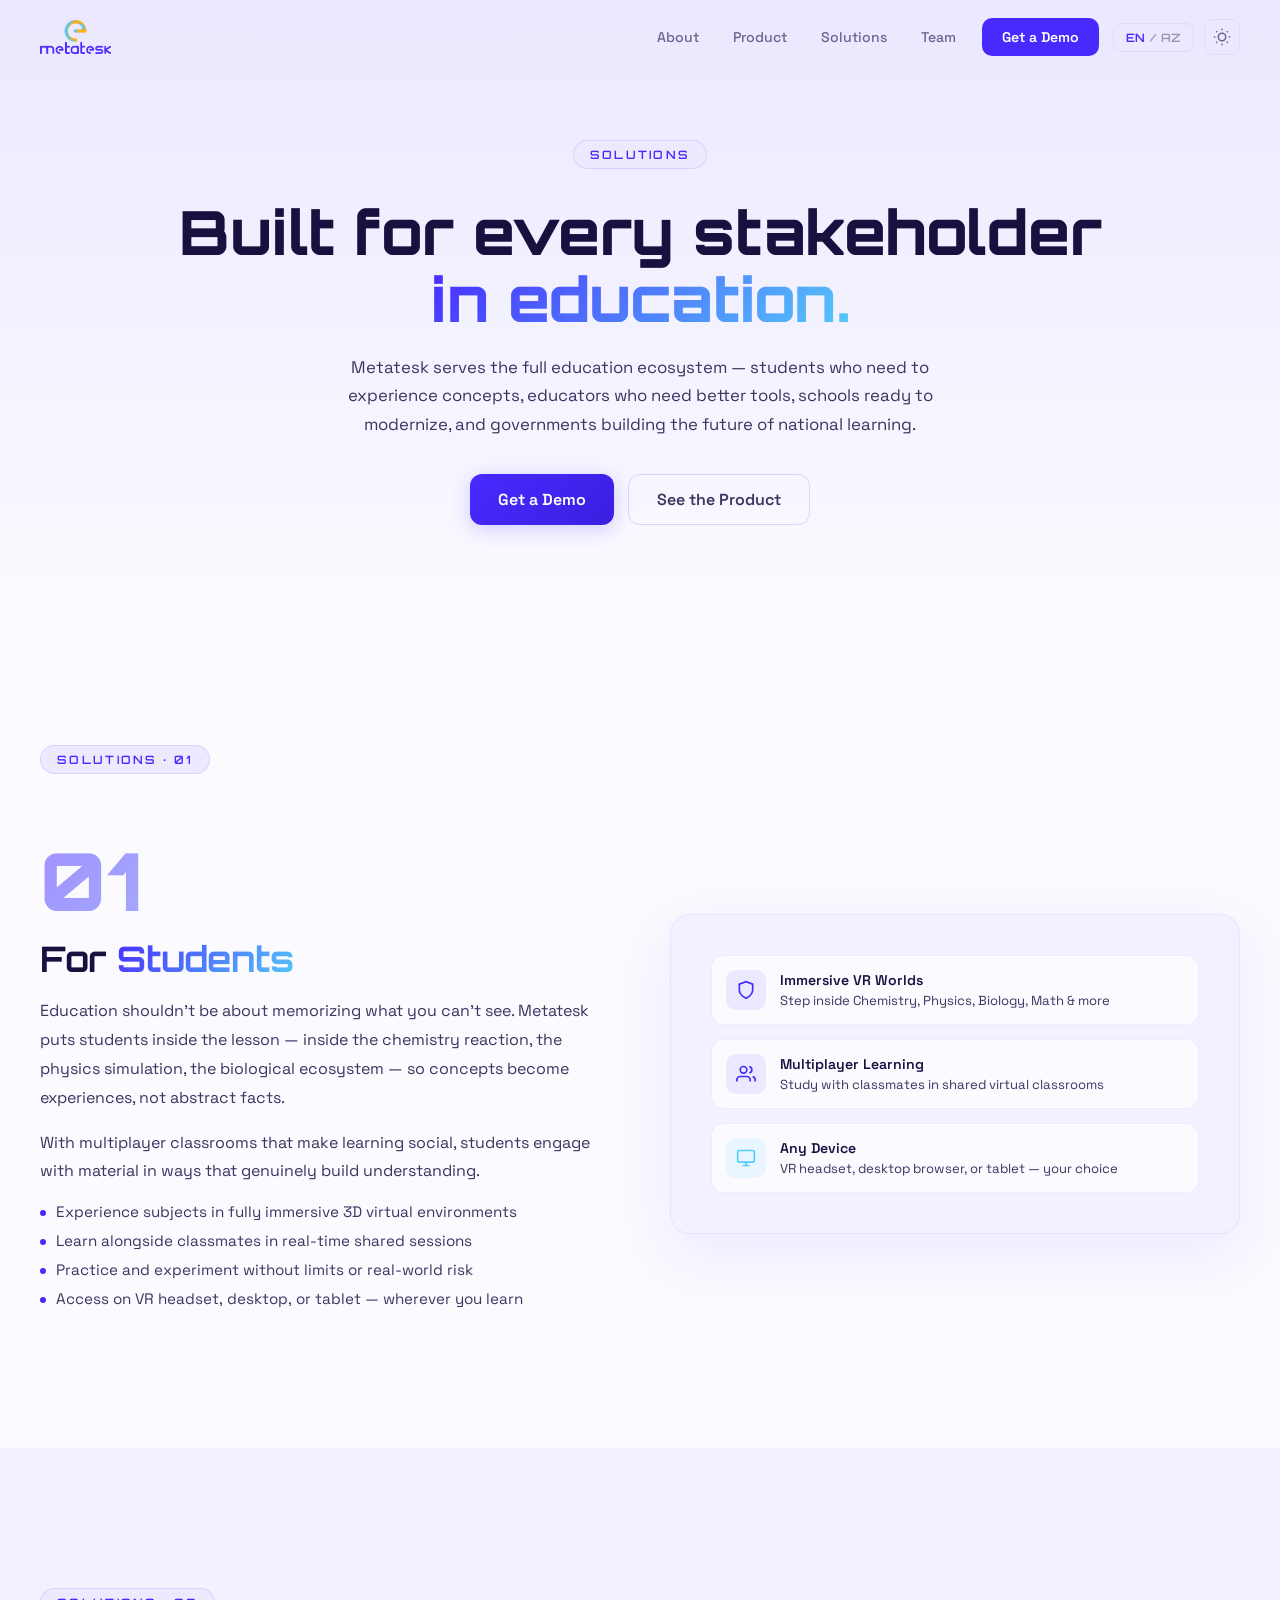
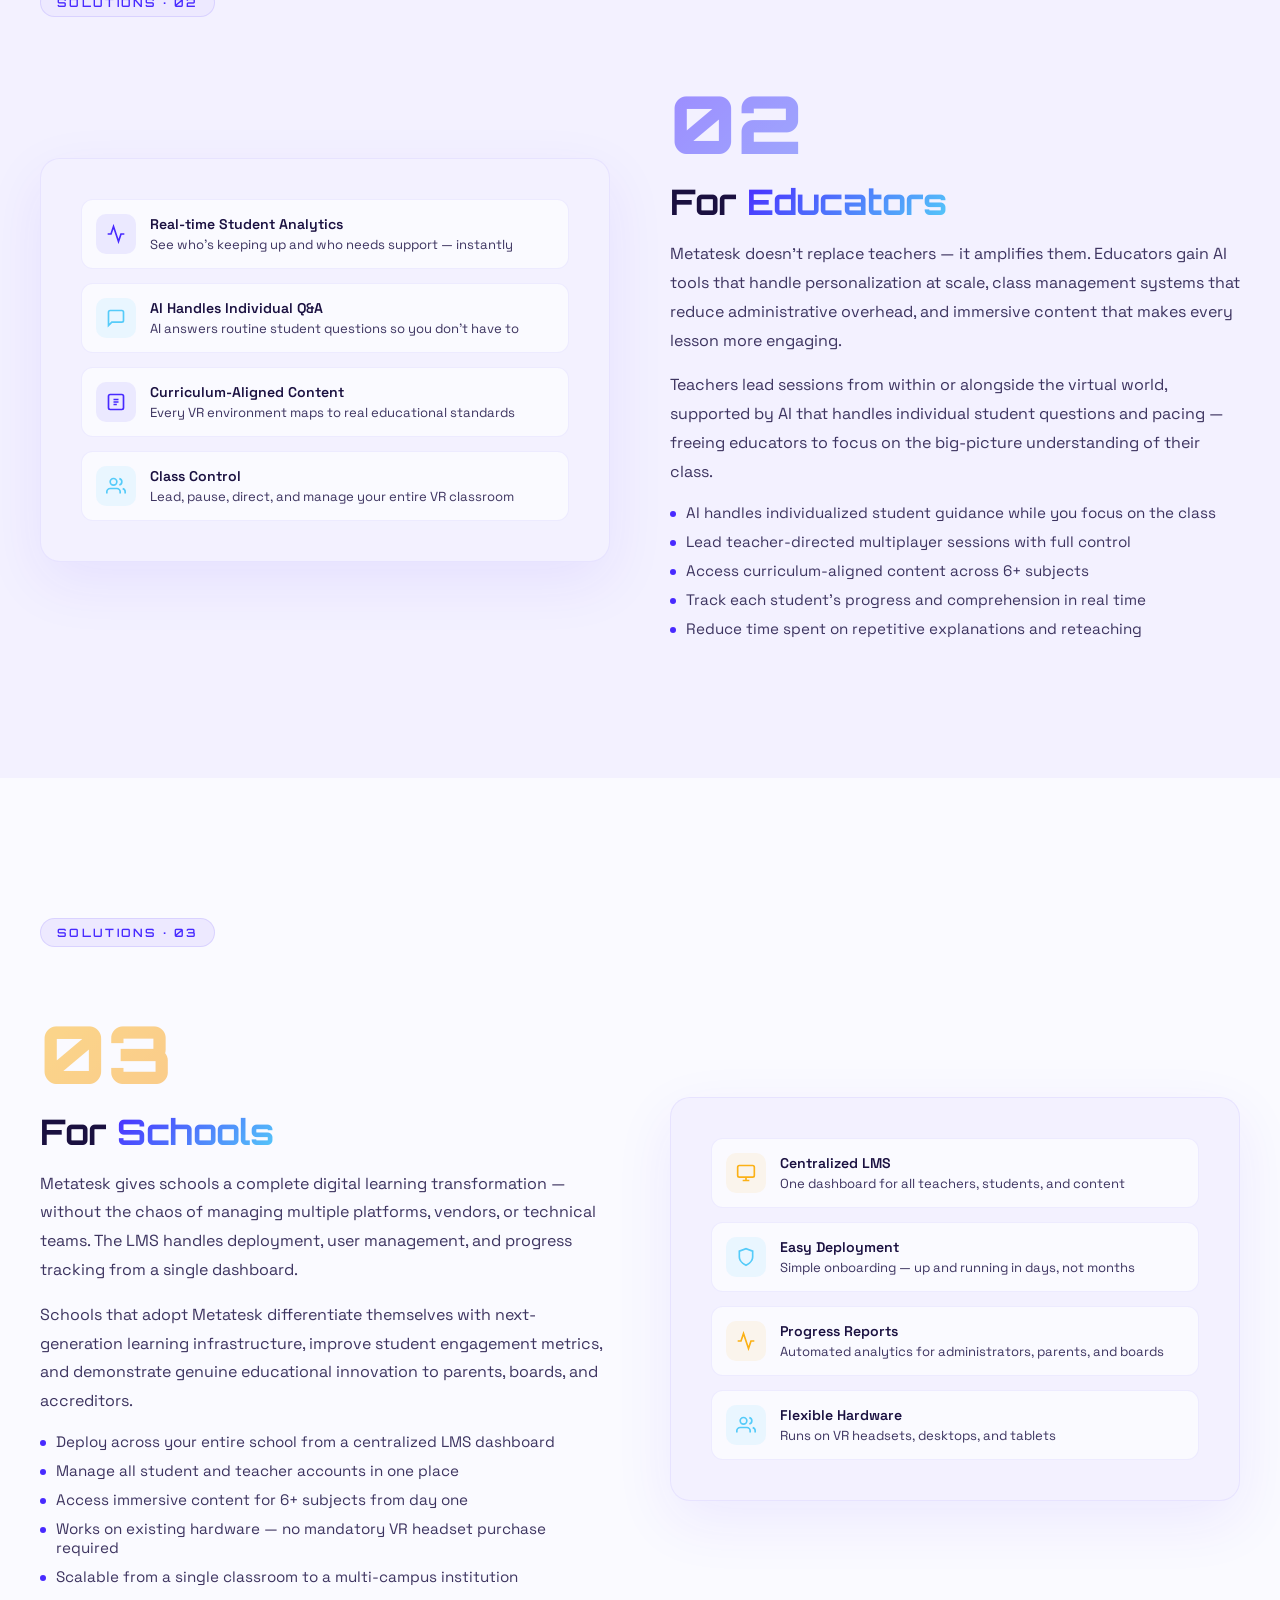
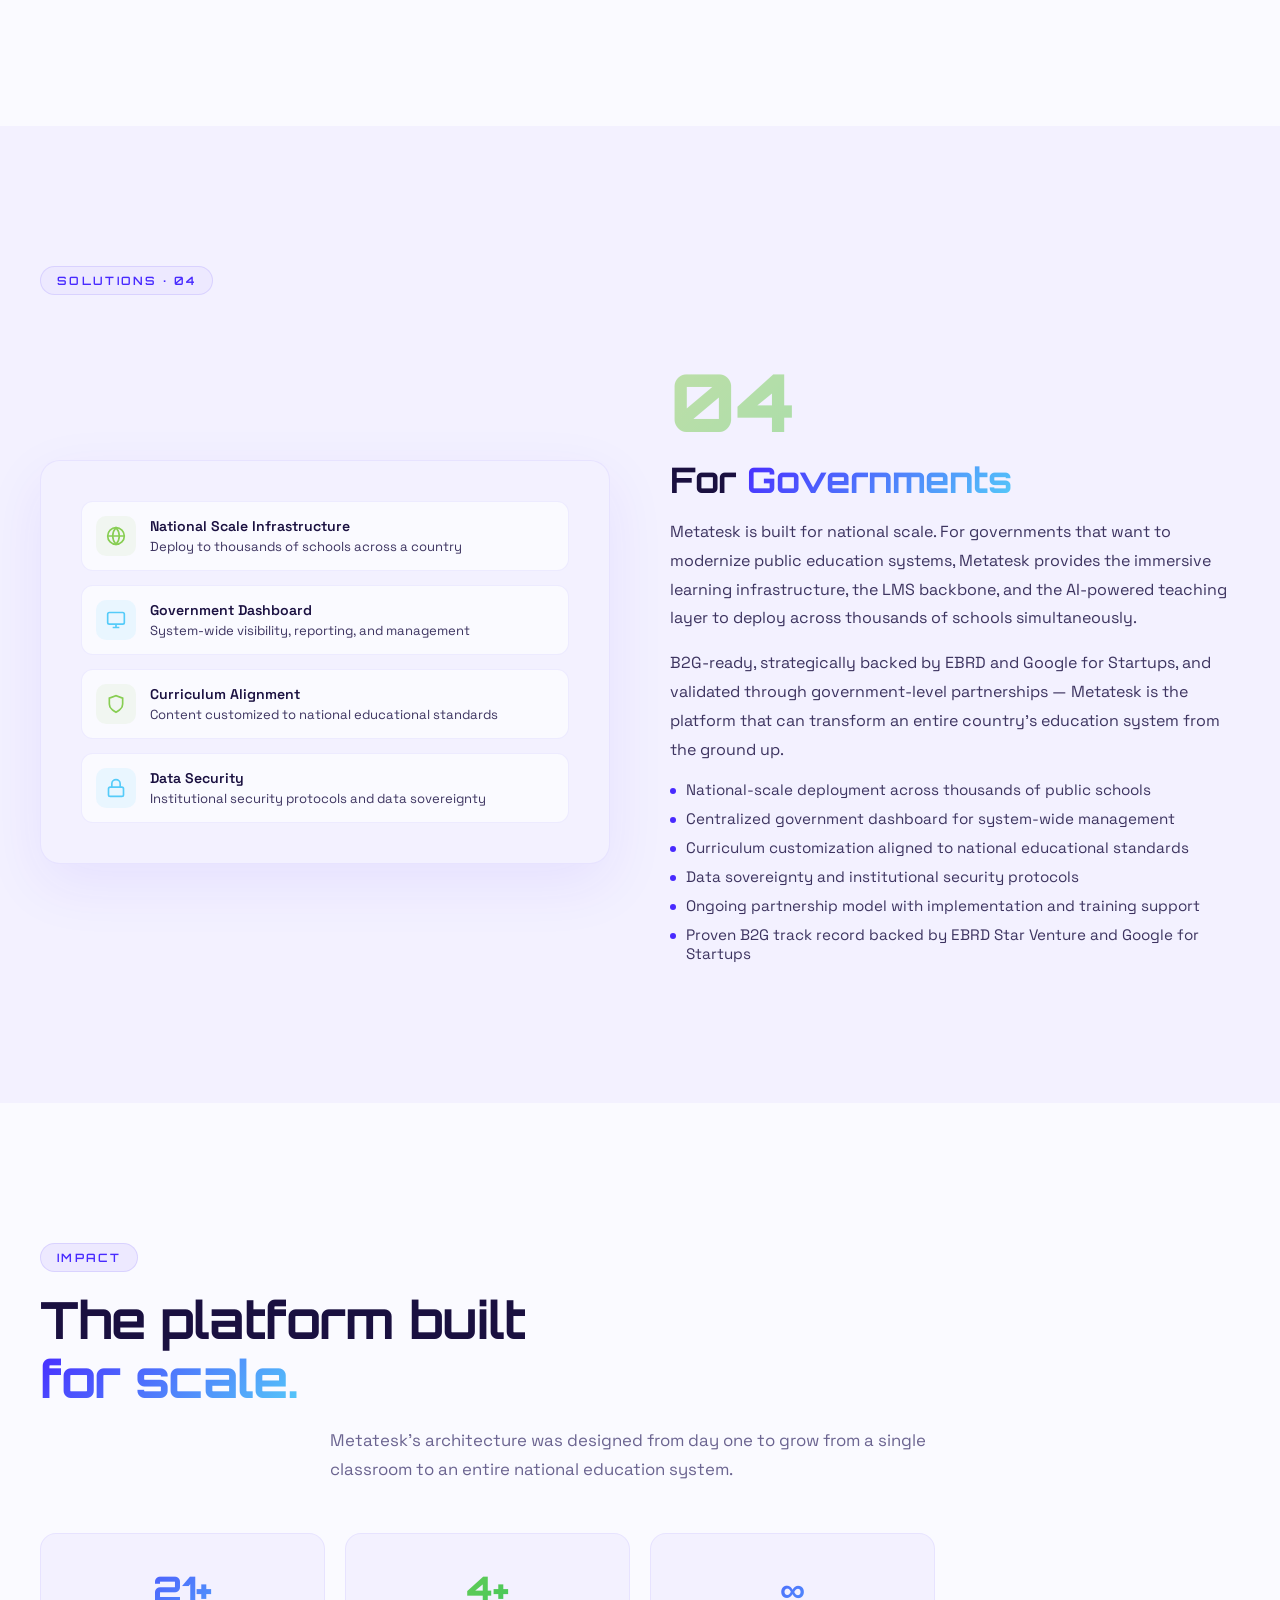
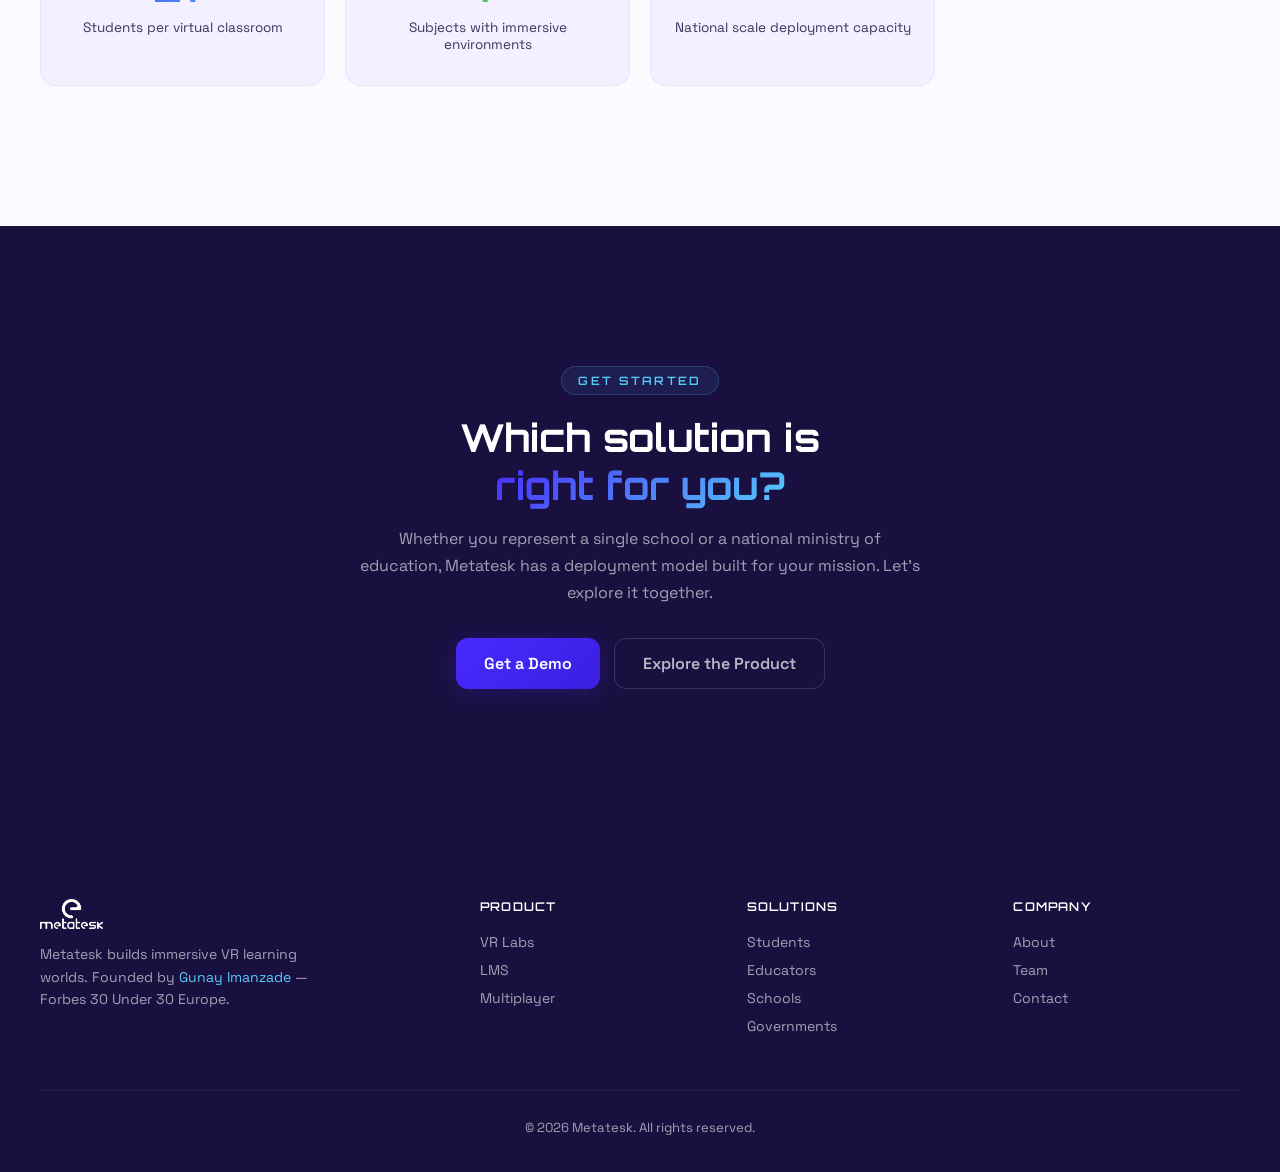
<file: solutions.html>
<!DOCTYPE html>
<html lang="en" itemscope itemtype="https://schema.org/WebPage" data-theme="light">
<head>
    <meta charset="UTF-8">
    <meta name="viewport" content="width=device-width, initial-scale=1.0">
    <title>Metatesk Solutions — VR &amp; AI Education for Schools, Governments, Educators &amp; Students | Gunay Imanzade</title>

    <!-- SEO Core -->
    <meta name="description" content="Metatesk solutions for schools, governments, educators, and students. National-scale immersive VR and AI learning platform founded by Gunay Imanzade — Forbes 30 Under 30 Europe. Built for every education stakeholder.">
    <meta name="keywords" content="Metatesk, Metatesk solutions, Metatesk for schools, Metatesk for governments, Gunay Imanzade, VR education for schools, AI education government, immersive learning platform, edtech for students, educators AI tools, national education platform, B2G education, Azerbaijan edtech, Metatask, Metatek, Metatesq, Meta Tesk">
    <meta name="author" content="Gunay Imanzade, Metatesk">
    <meta name="robots" content="index, follow, max-snippet:-1, max-image-preview:large, max-video-preview:-1">
    <meta name="googlebot" content="index, follow, max-snippet:-1, max-image-preview:large, max-video-preview:-1">
    <link rel="canonical" href="https://metatesk.com/solutions">

    <!-- Brand & identity signals -->
    <meta name="application-name" content="Metatesk">
    <meta name="copyright" content="Metatesk">
    <meta name="subject" content="Metatesk VR and AI Education Solutions for Schools, Governments and Educators">
    <meta name="classification" content="Education, EdTech, Virtual Reality, Artificial Intelligence">
    <meta name="coverage" content="Worldwide">
    <meta name="language" content="English">
    <meta name="category" content="Education Technology">
    <meta itemprop="name" content="Metatesk Solutions — VR &amp; AI Education for Schools, Governments &amp; Educators | Gunay Imanzade">
    <meta itemprop="description" content="Metatesk by Gunay Imanzade: immersive VR and AI education solutions for students, educators, schools, and governments. Forbes 30 Under 30 Europe.">
    <meta itemprop="image" content="https://metatesk.com/assets/logo.png">

    <!-- Hreflang for bilingual EN/AZ -->
    <link rel="alternate" hreflang="en" href="https://metatesk.com/solutions">
    <link rel="alternate" hreflang="az" href="https://metatesk.com/solutions?lang=az">
    <link rel="alternate" hreflang="x-default" href="https://metatesk.com/solutions">

    <!-- Author / founder attribution -->
    <link rel="author" href="https://metatesk.com/#founder">
    <link rel="me" href="https://www.linkedin.com/in/imgunay/">

    <!-- Open Graph -->
    <meta property="og:type" content="website">
    <meta property="og:url" content="https://metatesk.com/solutions">
    <meta property="og:title" content="Metatesk Solutions — VR &amp; AI Education for Schools, Governments, Educators &amp; Students | Gunay Imanzade">
    <meta property="og:description" content="Built for every stakeholder in education. Immersive VR and AI solutions for students, educators, schools, and governments at national scale — by Metatesk, founded by Gunay Imanzade (Forbes 30 Under 30 Europe).">
    <meta property="og:image" content="https://metatesk.com/assets/logo.png">
    <meta property="og:image:alt" content="Metatesk Solutions — VR AI Education by Gunay Imanzade">
    <meta property="og:image:width" content="1200">
    <meta property="og:image:height" content="630">
    <meta property="og:image:type" content="image/png">
    <meta property="og:site_name" content="Metatesk">
    <meta property="og:locale" content="en_US">
    <meta property="og:locale:alternate" content="az_AZ">
    <meta property="article:author" content="https://www.linkedin.com/in/imgunay/">
    <meta property="article:publisher" content="https://www.linkedin.com/company/metatesk">
    <meta property="article:published_time" content="2026-01-01T00:00:00+00:00">
    <meta property="article:modified_time" content="2026-05-01T00:00:00+00:00">

    <!-- Twitter Card -->
    <meta name="twitter:card" content="summary_large_image">
    <meta name="twitter:title" content="Metatesk Solutions — VR &amp; AI Education for Schools, Governments &amp; Educators | Gunay Imanzade">
    <meta name="twitter:description" content="Built for every education stakeholder. Metatesk VR and AI solutions for students, educators, schools, and governments — by Gunay Imanzade, Forbes 30 Under 30 Europe.">
    <meta name="twitter:image" content="https://metatesk.com/assets/logo.png">
    <meta name="twitter:image:alt" content="Metatesk Solutions — VR AI Education by Gunay Imanzade">

    <!-- Theme -->
    <meta name="theme-color" content="#482AFF" media="(prefers-color-scheme: light)">
    <meta name="theme-color" content="#0D0820" media="(prefers-color-scheme: dark)">
    <meta name="color-scheme" content="light dark">
    <meta name="msapplication-TileColor" content="#482AFF">
    <meta name="msapplication-TileImage" content="https://metatesk.com/assets/logo.png">

    <!-- Geographic signals -->
    <meta name="geo.region" content="AZ">
    <meta name="geo.placename" content="Baku, Azerbaijan">
    <meta name="geo.position" content="40.4093;49.8671">
    <meta name="ICBM" content="40.4093, 49.8671">

    <!-- Favicons -->
    <link rel="icon" type="image/svg+xml" href="assets/favicon.svg">
    <link rel="icon" type="image/png" sizes="64x64" href="assets/favicon.png">
    <link rel="apple-touch-icon" href="assets/logo.png">

    <!-- Fonts -->
    <link rel="preconnect" href="https://fonts.googleapis.com">
    <link rel="preconnect" href="https://fonts.gstatic.com" crossorigin>
    <link href="https://fonts.googleapis.com/css2?family=Orbitron:wght@400;500;600;700;800;900&family=Space+Grotesk:wght@300;400;500;600;700&display=swap" rel="stylesheet">

    <!-- Styles -->
    <link rel="stylesheet" href="css/style.css">

    <!-- JSON-LD: BreadcrumbList -->
    <script type="application/ld+json">
    {
        "@context": "https://schema.org",
        "@type": "BreadcrumbList",
        "itemListElement": [
            {"@type": "ListItem", "position": 1, "name": "Metatesk", "item": "https://metatesk.com"},
            {"@type": "ListItem", "position": 2, "name": "Solutions", "item": "https://metatesk.com/solutions"}
        ]
    }
    </script>

    <!-- JSON-LD: Organization with offers -->
    <script type="application/ld+json">
    {
        "@context": "https://schema.org",
        "@type": "Organization",
        "@id": "https://metatesk.com/#organization",
        "name": "Metatesk",
        "alternateName": ["Metatesk EdTech", "Metatask", "Metatek", "Meta Tesk", "Metatesq"],
        "url": "https://metatesk.com",
        "logo": "https://metatesk.com/assets/logo.png",
        "description": "Metatesk, founded by Gunay Imanzade, provides immersive VR and AI education solutions for students, educators, schools, and governments at national scale.",
        "founder": {
            "@type": "Person",
            "@id": "https://metatesk.com/#gunay-imanzade",
            "name": "Gunay Imanzade",
            "award": ["Forbes 30 Under 30 Europe", "Presidential Youth Award", "Tech Entrepreneur of the Year"]
        },
        "isPartOf": {
            "@type": "WebSite",
            "@id": "https://metatesk.com/#website"
        },
        "offers": [
            {
                "@type": "Offer",
                "name": "Metatesk for Students",
                "description": "Immersive VR learning worlds that help students experience education rather than just memorize it.",
                "url": "https://metatesk.com/solutions#students"
            },
            {
                "@type": "Offer",
                "name": "Metatesk for Educators",
                "description": "AI tools, real-time analytics, class management, and immersive content that amplifies every educator.",
                "url": "https://metatesk.com/solutions#educators"
            },
            {
                "@type": "Offer",
                "name": "Metatesk for Schools",
                "description": "Scalable digital learning deployment with LMS infrastructure for entire school systems — from a single classroom to multi-campus institutions.",
                "url": "https://metatesk.com/solutions#schools"
            },
            {
                "@type": "Offer",
                "name": "Metatesk for Governments",
                "description": "National-scale AI-powered immersive learning infrastructure for public education systems. B2G-ready, backed by EBRD and Google for Startups.",
                "url": "https://metatesk.com/solutions#governments"
            }
        ]
    }
    </script>

    <!-- JSON-LD: FAQPage -->
    <script type="application/ld+json">
    {
        "@context": "https://schema.org",
        "@type": "FAQPage",
        "mainEntity": [
            {
                "@type": "Question",
                "name": "What is Metatesk and who founded it?",
                "acceptedAnswer": {
                    "@type": "Answer",
                    "text": "Metatesk is an immersive VR and AI education platform founded by Gunay Imanzade, Forbes 30 Under 30 Europe honoree. It serves students, educators, schools, and governments with virtual reality learning worlds, multiplayer classrooms, and national-scale LMS infrastructure."
                }
            },
            {
                "@type": "Question",
                "name": "How does Metatesk help schools?",
                "acceptedAnswer": {
                    "@type": "Answer",
                    "text": "Metatesk gives schools a complete digital learning transformation with a centralized LMS dashboard, 6+ immersive VR subject environments, student progress tracking, and flexible deployment that works on existing hardware — scalable from a single classroom to a multi-campus institution."
                }
            },
            {
                "@type": "Question",
                "name": "Can Metatesk deploy at government and national scale?",
                "acceptedAnswer": {
                    "@type": "Answer",
                    "text": "Yes. Metatesk is built for national-scale deployment. It is B2G-ready, backed by EBRD Star Venture and Google for Startups, and provides centralized government dashboards, curriculum customization to national standards, data sovereignty protocols, and the infrastructure to deploy across thousands of public schools simultaneously."
                }
            },
            {
                "@type": "Question",
                "name": "How does Metatesk benefit educators?",
                "acceptedAnswer": {
                    "@type": "Answer",
                    "text": "Metatesk amplifies teachers without replacing them. Educators get AI tools that handle personalized student guidance at scale, real-time analytics, curriculum-aligned VR content across 6+ subjects, and full class control over multiplayer VR sessions — freeing teachers to focus on big-picture understanding."
                }
            }
        ]
    }
    </script>

    <!-- JSON-LD: FAQPage (AZ) — Azerbaijani rich results -->
    <script type="application/ld+json">
    {
        "@context": "https://schema.org",
        "@type": "FAQPage",
        "inLanguage": "az",
        "mainEntity": [
            {
                "@type": "Question",
                "name": "Metatesk nədir və kim tərəfindən qurulub?",
                "acceptedAnswer": {
                    "@type": "Answer",
                    "text": "Metatesk Günay İmanzadə — Forbes 30 Under 30 Avropa mükafatçısı — tərəfindən qurulan immersiv VR və Sİ təhsil platformasıdır. Tələbələr, müəllimlər, məktəblər və hökumətlər üçün virtual reallıq öyrənmə dünyaları, multiplayer siniflər və milli miqyaslı LMS infrastrukturu ilə xidmət göstərir."
                }
            },
            {
                "@type": "Question",
                "name": "Metatesk məktəblərə necə kömək edir?",
                "acceptedAnswer": {
                    "@type": "Answer",
                    "text": "Metatesk məktəblərə mərkəzləşdirilmiş LMS idarə paneli, 6+ immersiv VR fənn mühiti, tələbə irəliləyiş izləmə və mövcud aparat üzərində çevik yerləşdirmə imkanı ilə tam rəqəmsal öyrənmə transformasiyası verir — tək sinif otağından çox kampuslu müəssisəyə qədər genişlənir."
                }
            },
            {
                "@type": "Question",
                "name": "Metatesk hökumət miqyasında tətbiq oluna bilərmi?",
                "acceptedAnswer": {
                    "@type": "Answer",
                    "text": "Bəli. Metatesk milli miqyaslı yerləşdirmə üçün qurulub. B2G-yə hazır, EBRD Star Venture və Google for Startups tərəfindən dəstəklənib, mərkəzləşdirilmiş hökumət idarə paneli, milli standartlara uyğun kurikulum fərdiləşdirməsi və məlumat suverenliyi protokolları ilə eyni anda minlərlə ictimai məktəbdə tətbiq oluna bilər."
                }
            },
            {
                "@type": "Question",
                "name": "Metatesk müəllimlərə necə kömək edir?",
                "acceptedAnswer": {
                    "@type": "Answer",
                    "text": "Metatesk müəllimləri əvəz etmir — gücləndirir. Müəllimlər miqyasda fərdi tələbə rəhbərliyini idarə edən Sİ alətlər, real vaxt analitika, 6+ fənn üzrə kurikuluma uyğun VR məzmun və multiplayer VR sessiyalarında tam sinif nəzarəti əldə edir."
                }
            }
        ]
    }
    </script>

    <!-- JSON-LD: WebPage — links this page into the site entity graph -->
    <script type="application/ld+json">
    {
        "@context": "https://schema.org",
        "@type": "WebPage",
        "@id": "https://metatesk.com/solutions#webpage",
        "name": "Metatesk Solutions — VR & AI Education for Schools, Governments, Educators & Students | Gunay Imanzade",
        "description": "Metatesk solutions for schools, governments, educators, and students. National-scale immersive VR and AI learning platform founded by Gunay Imanzade — Forbes 30 Under 30 Europe.",
        "url": "https://metatesk.com/solutions",
        "inLanguage": ["en", "az"],
        "isPartOf": {
            "@type": "WebSite",
            "@id": "https://metatesk.com/#website"
        },
        "about": {
            "@type": "Organization",
            "@id": "https://metatesk.com/#organization",
            "name": "Metatesk"
        },
        "author": {
            "@type": "Person",
            "@id": "https://metatesk.com/#gunay-imanzade",
            "name": "Gunay Imanzade"
        },
        "datePublished": "2026-01-01",
        "dateModified": "2026-05-01",
        "primaryImageOfPage": {
            "@type": "ImageObject",
            "url": "https://metatesk.com/assets/logo.png",
            "caption": "Metatesk Solutions — VR AI Education by Gunay Imanzade"
        },
        "significantLink": [
            "https://metatesk.com/",
            "https://metatesk.com/product",
            "https://metatesk.com/gunay-imanzade",
            "https://metatesk.com/contact"
        ]
    }
    </script>

    <!-- AZ SEO: updates lang/title/meta for ?lang=az crawl and AZ localStorage users -->
    <script>
    (function(){
        try {
            var isAZ = new URLSearchParams(location.search).get('lang') === 'az' ||
                       (typeof localStorage !== 'undefined' && localStorage.getItem('metatesk-lang') === 'az');
            if (!isAZ) return;
            document.documentElement.lang = 'az';
            document.title = 'Metatesk Həlləri — Məktəblər, Hökumətlər, Müəllimlər & Tələbələr üçün VR & Sİ Təhsil | Günay İmanzadə';
            function sm(sel, val) { var el = document.querySelector(sel); if (el) el.setAttribute('content', val); }
            sm('meta[name="description"]', 'Metatesk həlləri məktəblər, hökumətlər, müəllimlər və tələbələr üçün. Günay İmanzadə tərəfindən qurulan milli miqyaslı immersiv VR və Sİ öyrənmə platforması — Forbes 30 Under 30 Avropa.');
            sm('meta[name="keywords"]', 'Metatesk, Metatesk həlləri, məktəblər üçün Metatesk, hökumətlər üçün Metatesk, Günay İmanzadə, VR təhsil, milli təhsil platforması, Azərbaycan edtech');
            sm('meta[name="author"]', 'Günay İmanzadə, Metatesk');
            var og1 = document.querySelector('meta[property="og:title"]');
            var og2 = document.querySelector('meta[property="og:description"]');
            var og3 = document.querySelector('meta[property="og:locale"]');
            var tt1 = document.querySelector('meta[name="twitter:title"]');
            var tt2 = document.querySelector('meta[name="twitter:description"]');
            if (og1) og1.setAttribute('content', 'Metatesk Həlləri — Məktəblər, Hökumətlər, Müəllimlər & Tələbələr üçün VR & Sİ Təhsil | Günay İmanzadə');
            if (og2) og2.setAttribute('content', 'Hər maraqlı tərəf üçün qurulub. Tələbələr, müəllimlər, məktəblər və hökumətlər üçün immersiv VR və Sİ həlləri — Metatesk, Günay İmanzadə (Forbes 30 Under 30 Avropa) tərəfindən qurulub.');
            if (og3) og3.setAttribute('content', 'az_AZ');
            if (tt1) tt1.setAttribute('content', 'Metatesk Həlləri — Məktəblər, Hökumətlər, Müəllimlər & Tələbələr üçün VR & Sİ Təhsil | Günay İmanzadə');
            if (tt2) tt2.setAttribute('content', 'Hər maraqlı tərəf üçün qurulub. Metatesk VR & Sİ həlləri — Günay İmanzadə, Forbes 30 Under 30 Avropa.');
        } catch(e) {}
    })();
    </script>

    <!-- Early theme init -->
    <script>!function(){var t=localStorage.getItem('metatesk-theme');t&&document.documentElement.setAttribute('data-theme',t)}()</script>

    <style>
        body{cursor:auto}
        .sp-hero{padding:140px 0 80px;background:linear-gradient(180deg,var(--bg3) 0%,var(--bg) 100%);position:relative;overflow:hidden;text-align:center}
        .sp-hero h1{font-family:var(--ff);font-size:clamp(2.2rem,5vw,3.8rem);font-weight:800;line-height:1.1;margin:12px 0 20px}
        .sp-hero p{font-size:1.05rem;color:var(--tx2);max-width:600px;margin:0 auto 36px;line-height:1.7}
        .sp-cta-row{display:flex;gap:14px;justify-content:center;flex-wrap:wrap}
        .sol-detail{display:grid;grid-template-columns:1fr 1fr;gap:60px;align-items:center;margin-top:48px}
        .sol-detail.reverse{direction:rtl}.sol-detail.reverse>*{direction:ltr}
        .sol-num{font-family:var(--ff);font-size:5rem;font-weight:900;background:linear-gradient(135deg,var(--purple),var(--cyan));-webkit-background-clip:text;-webkit-text-fill-color:transparent;background-clip:text;line-height:1;margin-bottom:16px;opacity:.5}
        .sol-detail-text h2{font-family:var(--ff);font-size:clamp(1.6rem,3vw,2.2rem);font-weight:700;margin-bottom:16px}
        .sol-detail-text p{font-size:1rem;line-height:1.8;color:var(--tx2);margin-bottom:16px}
        .sol-bullets{list-style:none;padding:0;margin:0;display:grid;gap:10px}
        .sol-bullets li{display:flex;align-items:flex-start;gap:10px;font-size:.95rem;color:var(--tx2)}
        .sol-bullets li::before{content:'';flex-shrink:0;width:6px;height:6px;border-radius:50%;background:var(--purple);margin-top:8px}
        .sol-visual{background:var(--bg2);border-radius:20px;border:1px solid var(--bdr);padding:40px;display:flex;flex-direction:column;gap:14px}
        .sol-visual-item{display:flex;align-items:center;gap:14px;padding:14px;background:var(--bg);border-radius:12px;border:1px solid var(--bdr)}
        .sol-visual-icon{width:40px;height:40px;border-radius:10px;background:rgba(72,42,255,.08);display:flex;align-items:center;justify-content:center;flex-shrink:0;color:var(--purple)}
        .sol-visual-text strong{display:block;font-size:.88rem;font-weight:600}
        .sol-visual-text span{font-size:.82rem;color:var(--tx2)}
        .stats-row{display:grid;grid-template-columns:repeat(4,1fr);gap:20px;margin-top:48px}
        .stat-box{text-align:center;padding:32px 20px;background:var(--bg2);border-radius:16px;border:1px solid var(--bdr)}
        .stat-box-num{font-family:var(--ff);font-size:2.2rem;font-weight:800;background:linear-gradient(135deg,var(--purple),var(--cyan));-webkit-background-clip:text;-webkit-text-fill-color:transparent;background-clip:text}
        .stat-box-label{font-size:.85rem;color:var(--tx2);margin-top:8px}
        .cta-center{text-align:center;max-width:560px;margin:0 auto}
        .cta-center h2{font-family:var(--ff);font-size:clamp(1.8rem,3vw,2.6rem);font-weight:700;margin-bottom:16px}
        .cta-center p{font-size:1rem;color:var(--tx2);margin-bottom:32px;line-height:1.7}
        @media(max-width:900px){.sol-detail,.sol-detail.reverse{grid-template-columns:1fr;direction:ltr}.stats-row{grid-template-columns:repeat(2,1fr)}}
        @media(max-width:540px){.stats-row{grid-template-columns:1fr}}
        /* Hero entrance */
        .sp-hero .tag{animation:fadeUp .6s cubic-bezier(.16,1,.3,1) .1s both}
        .sp-hero h1{animation:fadeUp .7s cubic-bezier(.16,1,.3,1) .18s both}
        .sp-hero p{animation:fadeUp .6s cubic-bezier(.16,1,.3,1) .26s both}
        .sp-cta-row{animation:fadeUp .6s cubic-bezier(.16,1,.3,1) .36s both}
        /* Hover effects */
        .stat-box{transition:transform .3s cubic-bezier(.16,1,.3,1),border-color .3s,box-shadow .3s}
        .stat-box:hover{transform:translateY(-6px);border-color:var(--purple);box-shadow:0 12px 40px rgba(72,42,255,.12)}
        .sol-visual-item{transition:transform .25s cubic-bezier(.16,1,.3,1),border-color .25s}
        .sol-visual-item:hover{transform:translateX(5px);border-color:var(--purple)}
        .sol-num{animation:numGlow 3s ease-in-out infinite}
    </style>
</head>
<body>

    <!-- NAV -->
    <nav class="nav" id="nav" aria-label="Main navigation">
        <div class="nav-inner">
            <a href="index.html" class="nav-logo" aria-label="Metatesk"><img src="assets/logo.png" alt="Metatesk" class="nav-logo-img"></a>
            <div class="nav-links">
                <a href="index.html#about" class="nav-link" data-i18n="nav.about">About</a>
                <a href="product.html" class="nav-link" data-i18n="nav.product">Product</a>
                <a href="solutions.html" class="nav-link" data-i18n="nav.solutions">Solutions</a>
                <a href="gunay-imanzade.html" class="nav-link" data-i18n="nav.team">Team</a>
                <a href="contact.html" class="nav-link nav-cta" data-i18n="nav.demo">Get a Demo</a>
                <button class="lang-toggle" id="langToggle" aria-label="Switch language"><span class="lang-active" id="langLabel">EN</span><span class="lang-sep">/</span><span class="lang-alt">AZ</span></button>
                <button class="theme-toggle" id="themeToggle" aria-label="Toggle dark mode"><svg class="theme-icon theme-sun" viewBox="0 0 24 24" fill="none" stroke="currentColor" stroke-width="2"><circle cx="12" cy="12" r="5"/><path d="M12 1v2M12 21v2M4.22 4.22l1.42 1.42M18.36 18.36l1.42 1.42M1 12h2M21 12h2M4.22 19.78l1.42-1.42M18.36 5.64l1.42-1.42"/></svg><svg class="theme-icon theme-moon" viewBox="0 0 24 24" fill="none" stroke="currentColor" stroke-width="2"><path d="M21 12.79A9 9 0 1111.21 3a7 7 0 009.79 9.79z"/></svg></button>
            </div>
            <button class="burger" id="burger" aria-label="Menu"><span></span><span></span><span></span></button>
        </div>
    </nav>
    <div class="mob-menu" id="mobMenu">
        <a href="index.html#about" class="mob-link" data-i18n="mob.about">About</a>
        <a href="product.html" class="mob-link" data-i18n="mob.product">Product</a>
        <a href="solutions.html" class="mob-link" data-i18n="mob.solutions">Solutions</a>
        <a href="gunay-imanzade.html" class="mob-link" data-i18n="mob.team">Team</a>
        <a href="contact.html" class="mob-link mob-cta" data-i18n="mob.demo">Get a Demo</a>
        <div class="mob-controls">
            <button class="lang-toggle" id="langToggleMob" aria-label="Switch language"><span class="lang-active" id="langLabelMob">EN</span><span class="lang-sep">/</span><span class="lang-alt">AZ</span></button>
            <button class="theme-toggle" id="themeToggleMob" aria-label="Toggle dark mode"><svg class="theme-icon theme-sun" viewBox="0 0 24 24" fill="none" stroke="currentColor" stroke-width="2"><circle cx="12" cy="12" r="5"/><path d="M12 1v2M12 21v2M4.22 4.22l1.42 1.42M18.36 18.36l1.42 1.42M1 12h2M21 12h2M4.22 19.78l1.42-1.42M18.36 5.64l1.42-1.42"/></svg><svg class="theme-icon theme-moon" viewBox="0 0 24 24" fill="none" stroke="currentColor" stroke-width="2"><path d="M21 12.79A9 9 0 1111.21 3a7 7 0 009.79 9.79z"/></svg></button>
        </div>
    </div>

    <!-- HERO -->
    <section class="sp-hero">
        <div class="container">
            <span class="tag" data-i18n="solutions.tag">Solutions</span>
            <h1 data-i18n="solutions.title">Built for every stakeholder<br><span class="grad">in education.</span></h1>
            <p data-i18n="sol.page.sub">Metatesk serves the full education ecosystem — students who need to experience concepts, educators who need better tools, schools ready to modernize, and governments building the future of national learning.</p>
            <div class="sp-cta-row">
                <a href="contact.html" class="btn btn-primary" data-i18n="nav.demo">Get a Demo</a>
                <a href="product.html" class="btn btn-outline" data-i18n="sol.page.cta2">See the Product</a>
            </div>
        </div>
    </section>

    <!-- FOR STUDENTS -->
    <section class="section" id="students">
        <div class="container">
            <span class="tag" data-i18n="sol.s01.tag">Solutions · 01</span>
            <div class="sol-detail">
                <div class="sol-detail-text">
                    <div class="sol-num">01</div>
                    <h2 data-i18n="sol.students.h2">For <span class="grad">Students</span></h2>
                    <p data-i18n="sol.students.p1">Education shouldn't be about memorizing what you can't see. Metatesk puts students inside the lesson — inside the chemistry reaction, the physics simulation, the biological ecosystem — so concepts become experiences, not abstract facts.</p>
                    <p data-i18n="sol.students.p2">With multiplayer classrooms that make learning social, students engage with material in ways that genuinely build understanding.</p>
                    <ul class="sol-bullets">
                        <li data-i18n="sol.students.li1">Experience subjects in fully immersive 3D virtual environments</li>
                        <!-- AI-TEACHER HIDDEN: <li data-i18n="sol.students.li2">Choose your AI teacher from 4 distinct teaching personas</li> -->
                        <li data-i18n="sol.students.li3">Learn alongside classmates in real-time shared sessions</li>
                        <li data-i18n="sol.students.li4">Practice and experiment without limits or real-world risk</li>
                        <li data-i18n="sol.students.li5">Access on VR headset, desktop, or tablet — wherever you learn</li>
                    </ul>
                </div>
                <div class="sol-visual">
                    <div class="sol-visual-item">
                        <div class="sol-visual-icon">
                            <svg width="20" height="20" viewBox="0 0 24 24" fill="none" stroke="currentColor" stroke-width="2"><path d="M12 22s8-4 8-10V5l-8-3-8 3v7c0 6 8 10 8 10z"/></svg>
                        </div>
                        <div class="sol-visual-text">
                            <strong data-i18n="sol.students.feat1">Immersive VR Worlds</strong>
                            <span data-i18n="sol.students.feat1.sub">Step inside Chemistry, Physics, Biology, Math &amp; more</span>
                        </div>
                    </div>
                    <!-- AI-TEACHER HIDDEN
                    <div class="sol-visual-item">
                        <div class="sol-visual-icon" style="background:rgba(85,203,249,.1);color:var(--cyan)">
                            <svg width="20" height="20" viewBox="0 0 24 24" fill="none" stroke="currentColor" stroke-width="2"><path d="M12 1a3 3 0 00-3 3v8a3 3 0 006 0V4a3 3 0 00-3-3z"/><path d="M19 10v2a7 7 0 01-14 0v-2"/></svg>
                        </div>
                        <div class="sol-visual-text">
                            <strong data-i18n="sol.students.feat2">AI Teacher Companion</strong>
                            <span data-i18n="sol.students.feat2.sub">Real-time voice guidance that adapts to your pace</span>
                        </div>
                    </div>
                    -->
                    <div class="sol-visual-item">
                        <div class="sol-visual-icon">
                            <svg width="20" height="20" viewBox="0 0 24 24" fill="none" stroke="currentColor" stroke-width="2"><path d="M17 21v-2a4 4 0 00-4-4H5a4 4 0 00-4 4v2"/><circle cx="9" cy="7" r="4"/><path d="M23 21v-2a4 4 0 00-3-3.87M16 3.13a4 4 0 010 7.75"/></svg>
                        </div>
                        <div class="sol-visual-text">
                            <strong data-i18n="sol.students.feat3">Multiplayer Learning</strong>
                            <span data-i18n="sol.students.feat3.sub">Study with classmates in shared virtual classrooms</span>
                        </div>
                    </div>
                    <div class="sol-visual-item">
                        <div class="sol-visual-icon" style="background:rgba(85,203,249,.1);color:var(--cyan)">
                            <svg width="20" height="20" viewBox="0 0 24 24" fill="none" stroke="currentColor" stroke-width="2"><rect x="2" y="3" width="20" height="14" rx="2"/><path d="M8 21h8M12 17v4"/></svg>
                        </div>
                        <div class="sol-visual-text">
                            <strong data-i18n="sol.students.feat4">Any Device</strong>
                            <span data-i18n="sol.students.feat4.sub">VR headset, desktop browser, or tablet — your choice</span>
                        </div>
                    </div>
                </div>
            </div>
        </div>
    </section>

    <!-- FOR EDUCATORS -->
    <section class="section section-alt" id="educators">
        <div class="container">
            <span class="tag" data-i18n="sol.s02.tag">Solutions · 02</span>
            <div class="sol-detail reverse">
                <div class="sol-detail-text">
                    <div class="sol-num">02</div>
                    <h2 data-i18n="sol.educators.h2">For <span class="grad">Educators</span></h2>
                    <p data-i18n="sol.educators.p1">Metatesk doesn't replace teachers — it amplifies them. Educators gain AI tools that handle personalization at scale, class management systems that reduce administrative overhead, and immersive content that makes every lesson more engaging.</p>
                    <p data-i18n="sol.educators.p2">Teachers lead sessions from within or alongside the virtual world, supported by AI that handles individual student questions and pacing — freeing educators to focus on the big-picture understanding of their class.</p>
                    <ul class="sol-bullets">
                        <li data-i18n="sol.educators.li1">AI handles individualized student guidance while you focus on the class</li>
                        <li data-i18n="sol.educators.li2">Lead teacher-directed multiplayer sessions with full control</li>
                        <li data-i18n="sol.educators.li3">Access curriculum-aligned content across 6+ subjects</li>
                        <li data-i18n="sol.educators.li4">Track each student's progress and comprehension in real time</li>
                        <li data-i18n="sol.educators.li5">Reduce time spent on repetitive explanations and reteaching</li>
                    </ul>
                </div>
                <div class="sol-visual">
                    <div class="sol-visual-item">
                        <div class="sol-visual-icon">
                            <svg width="20" height="20" viewBox="0 0 24 24" fill="none" stroke="currentColor" stroke-width="2"><polyline points="22 12 18 12 15 21 9 3 6 12 2 12"/></svg>
                        </div>
                        <div class="sol-visual-text">
                            <strong data-i18n="sol.educators.feat1">Real-time Student Analytics</strong>
                            <span data-i18n="sol.educators.feat1.sub">See who's keeping up and who needs support — instantly</span>
                        </div>
                    </div>
                    <div class="sol-visual-item">
                        <div class="sol-visual-icon" style="background:rgba(85,203,249,.1);color:var(--cyan)">
                            <svg width="20" height="20" viewBox="0 0 24 24" fill="none" stroke="currentColor" stroke-width="2"><path d="M21 15a2 2 0 01-2 2H7l-4 4V5a2 2 0 012-2h14a2 2 0 012 2z"/></svg>
                        </div>
                        <div class="sol-visual-text">
                            <strong data-i18n="sol.educators.feat2">AI Handles Individual Q&amp;A</strong>
                            <span data-i18n="sol.educators.feat2.sub">AI answers routine student questions so you don't have to</span>
                        </div>
                    </div>
                    <div class="sol-visual-item">
                        <div class="sol-visual-icon">
                            <svg width="20" height="20" viewBox="0 0 24 24" fill="none" stroke="currentColor" stroke-width="2"><rect x="3" y="3" width="18" height="18" rx="2"/><path d="M9 9h6M9 12h6M9 15h4"/></svg>
                        </div>
                        <div class="sol-visual-text">
                            <strong data-i18n="sol.educators.feat3">Curriculum-Aligned Content</strong>
                            <span data-i18n="sol.educators.feat3.sub">Every VR environment maps to real educational standards</span>
                        </div>
                    </div>
                    <div class="sol-visual-item">
                        <div class="sol-visual-icon" style="background:rgba(85,203,249,.1);color:var(--cyan)">
                            <svg width="20" height="20" viewBox="0 0 24 24" fill="none" stroke="currentColor" stroke-width="2"><path d="M17 21v-2a4 4 0 00-4-4H5a4 4 0 00-4 4v2"/><circle cx="9" cy="7" r="4"/><path d="M23 21v-2a4 4 0 00-3-3.87M16 3.13a4 4 0 010 7.75"/></svg>
                        </div>
                        <div class="sol-visual-text">
                            <strong data-i18n="sol.educators.feat4">Class Control</strong>
                            <span data-i18n="sol.educators.feat4.sub">Lead, pause, direct, and manage your entire VR classroom</span>
                        </div>
                    </div>
                </div>
            </div>
        </div>
    </section>

    <!-- FOR SCHOOLS -->
    <section class="section" id="schools">
        <div class="container">
            <span class="tag" data-i18n="sol.s03.tag">Solutions · 03</span>
            <div class="sol-detail">
                <div class="sol-detail-text">
                    <div class="sol-num" style="background:linear-gradient(135deg,var(--orange),#F97316);-webkit-background-clip:text;background-clip:text">03</div>
                    <h2 data-i18n="sol.schools.h2">For <span class="grad">Schools</span></h2>
                    <p data-i18n="sol.schools.p1">Metatesk gives schools a complete digital learning transformation — without the chaos of managing multiple platforms, vendors, or technical teams. The LMS handles deployment, user management, and progress tracking from a single dashboard.</p>
                    <p data-i18n="sol.schools.p2">Schools that adopt Metatesk differentiate themselves with next-generation learning infrastructure, improve student engagement metrics, and demonstrate genuine educational innovation to parents, boards, and accreditors.</p>
                    <ul class="sol-bullets">
                        <li data-i18n="sol.schools.li1">Deploy across your entire school from a centralized LMS dashboard</li>
                        <li data-i18n="sol.schools.li2">Manage all student and teacher accounts in one place</li>
                        <li data-i18n="sol.schools.li3">Access immersive content for 6+ subjects from day one</li>
                        <li data-i18n="sol.schools.li4">Works on existing hardware — no mandatory VR headset purchase required</li>
                        <li data-i18n="sol.schools.li5">Scalable from a single classroom to a multi-campus institution</li>
                    </ul>
                </div>
                <div class="sol-visual">
                    <div class="sol-visual-item">
                        <div class="sol-visual-icon" style="background:rgba(251,177,22,.08);color:var(--orange)">
                            <svg width="20" height="20" viewBox="0 0 24 24" fill="none" stroke="currentColor" stroke-width="2"><rect x="2" y="3" width="20" height="14" rx="2"/><path d="M8 21h8M12 17v4"/></svg>
                        </div>
                        <div class="sol-visual-text">
                            <strong data-i18n="sol.schools.feat1">Centralized LMS</strong>
                            <span data-i18n="sol.schools.feat1.sub">One dashboard for all teachers, students, and content</span>
                        </div>
                    </div>
                    <div class="sol-visual-item">
                        <div class="sol-visual-icon" style="background:rgba(85,203,249,.1);color:var(--cyan)">
                            <svg width="20" height="20" viewBox="0 0 24 24" fill="none" stroke="currentColor" stroke-width="2"><path d="M12 22s8-4 8-10V5l-8-3-8 3v7c0 6 8 10 8 10z"/></svg>
                        </div>
                        <div class="sol-visual-text">
                            <strong data-i18n="sol.schools.feat2">Easy Deployment</strong>
                            <span data-i18n="sol.schools.feat2.sub">Simple onboarding — up and running in days, not months</span>
                        </div>
                    </div>
                    <div class="sol-visual-item">
                        <div class="sol-visual-icon" style="background:rgba(251,177,22,.08);color:var(--orange)">
                            <svg width="20" height="20" viewBox="0 0 24 24" fill="none" stroke="currentColor" stroke-width="2"><polyline points="22 12 18 12 15 21 9 3 6 12 2 12"/></svg>
                        </div>
                        <div class="sol-visual-text">
                            <strong data-i18n="sol.schools.feat3">Progress Reports</strong>
                            <span data-i18n="sol.schools.feat3.sub">Automated analytics for administrators, parents, and boards</span>
                        </div>
                    </div>
                    <div class="sol-visual-item">
                        <div class="sol-visual-icon" style="background:rgba(85,203,249,.1);color:var(--cyan)">
                            <svg width="20" height="20" viewBox="0 0 24 24" fill="none" stroke="currentColor" stroke-width="2"><path d="M17 21v-2a4 4 0 00-4-4H5a4 4 0 00-4 4v2"/><circle cx="9" cy="7" r="4"/><path d="M23 21v-2a4 4 0 00-3-3.87M16 3.13a4 4 0 010 7.75"/></svg>
                        </div>
                        <div class="sol-visual-text">
                            <strong data-i18n="sol.schools.feat4">Flexible Hardware</strong>
                            <span data-i18n="sol.schools.feat4.sub">Runs on VR headsets, desktops, and tablets</span>
                        </div>
                    </div>
                </div>
            </div>
        </div>
    </section>

    <!-- FOR GOVERNMENTS -->
    <section class="section section-alt" id="governments">
        <div class="container">
            <span class="tag" data-i18n="sol.s04.tag">Solutions · 04</span>
            <div class="sol-detail reverse">
                <div class="sol-detail-text">
                    <div class="sol-num" style="background:linear-gradient(135deg,var(--green),#22C55E);-webkit-background-clip:text;background-clip:text">04</div>
                    <h2 data-i18n="sol.gov.h2">For <span class="grad">Governments</span></h2>
                    <p data-i18n="sol.gov.p1">Metatesk is built for national scale. For governments that want to modernize public education systems, Metatesk provides the immersive learning infrastructure, the LMS backbone, and the AI-powered teaching layer to deploy across thousands of schools simultaneously.</p>
                    <p data-i18n="sol.gov.p2">B2G-ready, strategically backed by EBRD and Google for Startups, and validated through government-level partnerships — Metatesk is the platform that can transform an entire country's education system from the ground up.</p>
                    <ul class="sol-bullets">
                        <li data-i18n="sol.gov.li1">National-scale deployment across thousands of public schools</li>
                        <li data-i18n="sol.gov.li2">Centralized government dashboard for system-wide management</li>
                        <li data-i18n="sol.gov.li3">Curriculum customization aligned to national educational standards</li>
                        <li data-i18n="sol.gov.li4">Data sovereignty and institutional security protocols</li>
                        <li data-i18n="sol.gov.li5">Ongoing partnership model with implementation and training support</li>
                        <li data-i18n="sol.gov.li6">Proven B2G track record backed by EBRD Star Venture and Google for Startups</li>
                    </ul>
                </div>
                <div class="sol-visual">
                    <div class="sol-visual-item">
                        <div class="sol-visual-icon" style="background:rgba(136,206,83,.08);color:var(--green)">
                            <svg width="20" height="20" viewBox="0 0 24 24" fill="none" stroke="currentColor" stroke-width="2"><circle cx="12" cy="12" r="10"/><path d="M2 12h20M12 2a15.3 15.3 0 014 10 15.3 15.3 0 01-4 10 15.3 15.3 0 01-4-10 15.3 15.3 0 014-10z"/></svg>
                        </div>
                        <div class="sol-visual-text">
                            <strong data-i18n="sol.gov.feat1">National Scale Infrastructure</strong>
                            <span data-i18n="sol.gov.feat1.sub">Deploy to thousands of schools across a country</span>
                        </div>
                    </div>
                    <div class="sol-visual-item">
                        <div class="sol-visual-icon" style="background:rgba(85,203,249,.1);color:var(--cyan)">
                            <svg width="20" height="20" viewBox="0 0 24 24" fill="none" stroke="currentColor" stroke-width="2"><rect x="2" y="3" width="20" height="14" rx="2"/><path d="M8 21h8M12 17v4"/></svg>
                        </div>
                        <div class="sol-visual-text">
                            <strong data-i18n="sol.gov.feat2">Government Dashboard</strong>
                            <span data-i18n="sol.gov.feat2.sub">System-wide visibility, reporting, and management</span>
                        </div>
                    </div>
                    <div class="sol-visual-item">
                        <div class="sol-visual-icon" style="background:rgba(136,206,83,.08);color:var(--green)">
                            <svg width="20" height="20" viewBox="0 0 24 24" fill="none" stroke="currentColor" stroke-width="2"><path d="M12 22s8-4 8-10V5l-8-3-8 3v7c0 6 8 10 8 10z"/></svg>
                        </div>
                        <div class="sol-visual-text">
                            <strong data-i18n="sol.gov.feat3">Curriculum Alignment</strong>
                            <span data-i18n="sol.gov.feat3.sub">Content customized to national educational standards</span>
                        </div>
                    </div>
                    <div class="sol-visual-item">
                        <div class="sol-visual-icon" style="background:rgba(85,203,249,.1);color:var(--cyan)">
                            <svg width="20" height="20" viewBox="0 0 24 24" fill="none" stroke="currentColor" stroke-width="2"><rect x="3" y="11" width="18" height="11" rx="2"/><path d="M7 11V7a5 5 0 0110 0v4"/></svg>
                        </div>
                        <div class="sol-visual-text">
                            <strong data-i18n="sol.gov.feat4">Data Security</strong>
                            <span data-i18n="sol.gov.feat4.sub">Institutional security protocols and data sovereignty</span>
                        </div>
                    </div>
                </div>
            </div>
        </div>
    </section>

    <!-- STATS -->
    <section class="section" id="impact">
        <div class="container">
            <span class="tag" data-i18n="sol.impact.tag">Impact</span>
            <h2 class="sec-title" data-i18n="sol.impact.title">The platform built<br><span class="grad">for scale.</span></h2>
            <p class="sec-sub" data-i18n="sol.impact.sub">Metatesk's architecture was designed from day one to grow from a single classroom to an entire national education system.</p>
            <div class="stats-row">
                <div class="stat-box">
                    <div class="stat-box-num" data-count="30" data-suffix="+">30+</div>
                    <div class="stat-box-label" data-i18n="sol.impact.stat1">Students per virtual classroom</div>
                </div>
                <div class="stat-box">
                    <div class="stat-box-num" data-count="6" data-suffix="+" style="background:linear-gradient(135deg,var(--green),#22C55E);-webkit-background-clip:text;background-clip:text">6+</div>
                    <div class="stat-box-label" data-i18n="sol.impact.stat2">Subjects with immersive environments</div>
                </div>
                <!-- AI-TEACHER HIDDEN
                <div class="stat-box">
                    <div class="stat-box-num" data-count="4" data-suffix="" style="background:linear-gradient(135deg,var(--orange),#F97316);-webkit-background-clip:text;background-clip:text">4</div>
                    <div class="stat-box-label" data-i18n="sol.impact.stat3">AI teacher personas for personalized learning</div>
                </div>
                -->
                <div class="stat-box">
                    <div class="stat-box-num">∞</div>
                    <div class="stat-box-label" data-i18n="sol.impact.stat4">National scale deployment capacity</div>
                </div>
            </div>
        </div>
    </section>

    <!-- CTA -->
    <section class="section section-dark">
        <div class="container">
            <div class="cta-center">
                <span class="tag" data-i18n="contact.tag">Get Started</span>
                <h2 data-i18n="sol.cta.title">Which solution is<br><span class="grad">right for you?</span></h2>
                <p data-i18n="sol.cta.sub">Whether you represent a single school or a national ministry of education, Metatesk has a deployment model built for your mission. Let's explore it together.</p>
                <div class="sp-cta-row">
                    <a href="contact.html" class="btn btn-primary" data-i18n="nav.demo">Get a Demo</a>
                    <a href="product.html" class="btn btn-outline" data-i18n="sol.cta.cta2">Explore the Product</a>
                </div>
            </div>
        </div>
    </section>

    <!-- FOOTER -->
    <footer class="footer">
        <div class="container">
            <div class="footer-top">
                <div class="footer-brand"><img src="assets/logo.png" alt="Metatesk" class="footer-logo"><p>Metatesk builds immersive VR learning worlds. Founded by <a href="gunay-imanzade.html" class="footer-founder-link">Gunay Imanzade</a> — Forbes 30 Under 30 Europe.</p></div>
                <div class="footer-cols">
                    <div class="fcol"><h4 data-i18n="ft.product">Product</h4><a href="product.html" data-i18n="ft.vr">VR Labs</a><!-- AI-TEACHER HIDDEN: <a href="product.html" data-i18n="ft.ai">AI Teacher</a> --><a href="product.html" data-i18n="ft.lms">LMS</a><a href="product.html" data-i18n="ft.multi">Multiplayer</a></div>
                    <div class="fcol"><h4 data-i18n="ft.solutions">Solutions</h4><a href="solutions.html" data-i18n="ft.students">Students</a><a href="solutions.html" data-i18n="ft.educators">Educators</a><a href="solutions.html" data-i18n="ft.schools">Schools</a><a href="solutions.html" data-i18n="ft.govs">Governments</a></div>
                    <div class="fcol"><h4 data-i18n="ft.company">Company</h4><a href="index.html#about" data-i18n="ft.about">About</a><a href="gunay-imanzade.html" data-i18n="ft.team">Team</a><a href="contact.html" data-i18n="ft.contact">Contact</a></div>
                </div>
            </div>
            <div class="footer-bot"><p>&copy; 2026 Metatesk. All rights reserved.</p></div>
        </div>
    </footer>

    <script src="js/i18n.js"></script>
    <script>
        window.addEventListener('scroll',function(){document.getElementById('nav').classList.toggle('scrolled',window.scrollY>50)});
        var b=document.getElementById('burger'),m=document.getElementById('mobMenu');
        if(b&&m){b.addEventListener('click',function(){m.classList.toggle('active');b.classList.toggle('active');document.body.style.overflow=m.classList.contains('active')?'hidden':''});m.querySelectorAll('a').forEach(function(a){a.addEventListener('click',function(){m.classList.remove('active');b.classList.remove('active');document.body.style.overflow=''})})}
    </script>
    <script>
        (function(){
            var obs=new IntersectionObserver(function(entries){entries.forEach(function(e){if(!e.isIntersecting)return;e.target.classList.add('wv');obs.unobserve(e.target);});},{threshold:0.12,rootMargin:'0px 0px -40px 0px'});
            function mark(sel,cls,base){document.querySelectorAll(sel).forEach(function(el,i){el.classList.add('wa',cls);if(base)el.style.transitionDelay=(base+i*0.1)+'s';obs.observe(el);});}
            mark('.sec-title','wu',0.05);
            mark('.sec-sub','wu',0.12);
            mark('.sol-detail-text','wl',0.05);
            mark('.sol-visual','wr',0.05);
            mark('.sol-visual-item','wu',0.08);
            mark('.stat-box','wu',0.07);
            var cobs=new IntersectionObserver(function(entries){
                entries.forEach(function(e){
                    if(!e.isIntersecting)return;
                    var el=e.target,t=parseFloat(el.dataset.count)||0,s=el.dataset.suffix||'',d=1400,st=null;
                    function tick(ts){if(!st)st=ts;var p=Math.min((ts-st)/d,1),v=1-Math.pow(1-p,3);el.textContent=Math.round(t*v)+s;if(p<1)requestAnimationFrame(tick);}
                    requestAnimationFrame(tick);cobs.unobserve(el);
                });
            },{threshold:0.5});
            document.querySelectorAll('[data-count]').forEach(function(el){cobs.observe(el);});
        })();
    </script>
</body>
</html>
</file>
<file: css/style.css>
/* ============================================
   METATESK v3 — Super Futuristic Light Theme
   Brand: #482AFF #55CBF9 #FBB116 #88CE53
   ============================================ */
:root {
    --purple: #482AFF; --purple-d: #3A1FE0; --purple-l: #6B5AFF; --purple-bg: #EDE9FF;
    --cyan: #55CBF9; --cyan-l: #D6F2FF;
    --orange: #FBB116; --orange-l: #FFF3D6;
    --green: #88CE53; --green-l: #E8F8D8;
    --bg: #FAFAFF; --bg2: #F3F1FF; --bg3: #EBE8FF;
    --card: #FFFFFF;
    --dark: #1A1040; --dark2: #0D0820;
    --tx: #1A1040; --tx2: #3D3460; --tx3: #6B6490; --txm: #9994B8;
    --bdr: rgba(72,42,255,.07); --bdr-h: rgba(72,42,255,.16);
    --sh-s: 0 2px 8px rgba(72,42,255,.04);
    --sh-m: 0 8px 32px rgba(72,42,255,.06);
    --sh-l: 0 20px 60px rgba(72,42,255,.08);
    --sh-g: 0 8px 40px rgba(72,42,255,.18);
    --ff: 'Orbitron', sans-serif;
    --fb: 'Space Grotesk', sans-serif;
    --ease: cubic-bezier(.16,1,.3,1);
}
/* ---- Dark Mode Override ---- */
[data-theme="dark"] {
    --bg: #0D0820; --bg2: #120A30; --bg3: #1A1040;
    --card: #151030;
    --tx: #E8E4FF; --tx2: #C0B8E0; --tx3: #9088B8; --txm: #6B6490;
    --bdr: rgba(108,90,255,.1); --bdr-h: rgba(108,90,255,.22);
    --sh-s: 0 2px 8px rgba(0,0,0,.2);
    --sh-m: 0 8px 32px rgba(0,0,0,.25);
    --sh-l: 0 20px 60px rgba(0,0,0,.3);
    --sh-g: 0 8px 40px rgba(72,42,255,.3);
    --purple-bg: rgba(72,42,255,.12);
}
[data-theme="dark"] .nav.scrolled{background:rgba(13,8,32,.85)}
[data-theme="dark"] .mob-menu{background:rgba(13,8,32,.96)}
[data-theme="dark"] .hero{background:linear-gradient(180deg,var(--bg3) 0%,var(--bg) 100%)}
[data-theme="dark"] .section-alt{background:var(--bg2)}
[data-theme="dark"] .footer{background:#06031A}
[data-theme="dark"] .footer-logo{filter:brightness(10)}
[data-theme="dark"] .nav-logo-img{filter:brightness(10)}
[data-theme="dark"] .burger span{background:var(--tx)}
[data-theme="dark"] ::selection{background:rgba(72,42,255,.25)}
[data-theme="dark"] .fg input,[data-theme="dark"] .fg select,[data-theme="dark"] .fg textarea{background:var(--bg2);border-color:var(--bdr)}
[data-theme="dark"] .fg select option{background:var(--bg2)}
[data-theme="dark"] .form-group label{background:var(--bg2)}
[data-theme="dark"] .partner-name{background:linear-gradient(135deg,#fff,var(--purple-l));-webkit-background-clip:text;-webkit-text-fill-color:transparent;background-clip:text}
[data-theme="dark"]{scrollbar-color:var(--purple-l) var(--bg2)}
[data-theme="dark"] ::-webkit-scrollbar-track{background:var(--bg2)}
[data-theme="dark"] ::-webkit-scrollbar-thumb{background:linear-gradient(180deg,var(--purple-l),var(--cyan))}
[data-theme="dark"] .blob-1{background:radial-gradient(circle,rgba(72,42,255,.3),transparent 70%)}
[data-theme="dark"] .blob-2{background:radial-gradient(circle,rgba(85,203,249,.2),transparent 70%)}
[data-theme="dark"] .blob-3{background:radial-gradient(circle,rgba(251,177,22,.15),transparent 70%)}
[data-theme="dark"] .mesh-r{background:radial-gradient(circle,rgba(85,203,249,.15),rgba(72,42,255,.05) 50%,transparent 70%)}
[data-theme="dark"] .mesh-l{background:radial-gradient(circle,rgba(251,177,22,.1),rgba(72,42,255,.04) 50%,transparent 70%)}
[data-theme="dark"] .hero-stat-num{color:var(--cyan)}
[data-theme="dark"] .impact-card-value,[data-theme="dark"] .imp-val{background:linear-gradient(135deg,#fff,var(--cyan));-webkit-background-clip:text;-webkit-text-fill-color:transparent;background-clip:text}
[data-theme="dark"] .cursor-dot{background:var(--cyan)}
[data-theme="dark"] .cursor-ring{border-color:rgba(85,203,249,.25)}
[data-theme="dark"] .award-icon{color:var(--cyan)}
[data-theme="dark"] .room-preview-dark{background:#0A0A1E!important}
[data-theme="dark"] .contact-info .sec-sub,[data-theme="dark"] .contact-info .sec-title{color:var(--tx)}
[data-theme="dark"] .persona-style{background:rgba(72,42,255,.15);color:var(--purple-l)}
[data-theme="dark"] .classroom-preview{box-shadow:0 20px 80px rgba(0,0,0,.4)}
[data-theme="dark"] .pill{color:rgba(255,255,255,.7);border-color:rgba(255,255,255,.15)}
[data-theme="dark"] .pill:hover{color:var(--cyan);border-color:var(--cyan)}
[data-theme="dark"] .sol-visual{box-shadow:0 20px 60px rgba(0,0,0,.3)}
[data-theme="dark"] .subj-visual{box-shadow:0 20px 60px rgba(0,0,0,.3)}

/* Screen-reader only — visually hidden but readable by crawlers and assistive tech */
.sr-only{position:absolute;width:1px;height:1px;padding:0;margin:-1px;overflow:hidden;clip:rect(0,0,0,0);white-space:nowrap;border:0}

*,*::before,*::after{margin:0;padding:0;box-sizing:border-box}
html{scroll-behavior:smooth;font-size:16px;-webkit-font-smoothing:antialiased}
body{font-family:var(--fb);background:var(--bg);color:var(--tx);overflow-x:hidden;cursor:none;transition:background .4s ease,color .4s ease}
a,button{cursor:none}
a{color:inherit;text-decoration:none}
img{max-width:100%;display:block}
button,input,select,textarea{font-family:inherit;font-size:inherit;border:none;outline:none;background:none;color:inherit}
::selection{background:rgba(72,42,255,.12)}

/* ---- Scroll Progress ---- */
.scroll-progress{position:fixed;top:0;left:0;height:3px;width:0;background:linear-gradient(90deg,var(--purple),var(--cyan),var(--orange),var(--green));z-index:10001}

/* ---- Cursor ---- */
.cursor-dot{position:fixed;width:8px;height:8px;background:var(--purple);border-radius:50%;pointer-events:none;z-index:10000;transform:translate(-50%,-50%);transition:width .2s,height .2s,background .2s}
.cursor-ring{position:fixed;width:40px;height:40px;border:1.5px solid rgba(72,42,255,.25);border-radius:50%;pointer-events:none;z-index:10000;transform:translate(-50%,-50%);transition:width .3s var(--ease),height .3s var(--ease)}
.cursor-hover .cursor-dot{width:16px;height:16px;background:var(--cyan)}
.cursor-hover .cursor-ring{width:64px;height:64px;border-color:rgba(85,203,249,.35)}

/* ---- Loader ---- */
.loader{position:fixed;inset:0;z-index:9999;background:var(--bg);display:flex;align-items:center;justify-content:center;transition:opacity .6s,visibility .6s}
.loader.loaded{opacity:0;visibility:hidden;pointer-events:none}
.loader-inner{text-align:center}
.loader-3d{width:100px;height:100px;margin:0 auto 24px}
#loaderCanvas{width:100%;height:100%}
.loader-text{font-family:var(--ff);font-size:2rem;font-weight:700;letter-spacing:.3em;margin-bottom:20px}
.ll{display:inline-block;opacity:0;transform:translateY(20px);animation:llIn .6s var(--ease) forwards;animation-delay:calc(var(--i)*.08s);background:linear-gradient(135deg,var(--purple),var(--cyan));-webkit-background-clip:text;-webkit-text-fill-color:transparent;background-clip:text}
@keyframes llIn{to{opacity:1;transform:translateY(0)}}
.loader-logo-wrap{margin:18px 0 6px;text-align:center;opacity:0;transform:translateY(10px) scale(.96);animation:loaderLogoIn .9s var(--ease) .22s forwards}
.loader-logo-img{height:44px;display:inline-block;filter:drop-shadow(0 0 18px rgba(72,42,255,.45)) drop-shadow(0 0 40px rgba(85,203,249,.18))}
@keyframes loaderLogoIn{to{opacity:1;transform:translateY(0) scale(1)}}
[data-theme="dark"] .loader-logo-img{filter:brightness(12) drop-shadow(0 0 20px rgba(108,90,255,.6)) drop-shadow(0 0 40px rgba(85,203,249,.25))}
.loader-bar{width:200px;height:2px;background:rgba(72,42,255,.06);border-radius:1px;margin:0 auto 14px;overflow:hidden}
.loader-fill{height:100%;width:0;background:linear-gradient(90deg,var(--purple),var(--cyan));transition:width .3s}
.loader-sub{font-size:.82rem;color:var(--txm);letter-spacing:.05em}

/* ---- Nav ---- */
.nav{position:fixed;top:0;left:0;right:0;z-index:1000;padding:18px 0;transition:all .4s var(--ease)}
.nav.scrolled{padding:10px 0;background:rgba(250,250,255,.82);backdrop-filter:blur(24px);-webkit-backdrop-filter:blur(24px);border-bottom:1px solid var(--bdr);box-shadow:var(--sh-s)}
.nav-inner{max-width:1280px;margin:0 auto;padding:0 40px;display:flex;align-items:center;justify-content:space-between}
.nav-logo-img{height:34px;transition:transform .3s var(--ease)}
.nav-logo:hover .nav-logo-img{transform:scale(1.05)}
.nav-links{display:flex;align-items:center;gap:6px}
.nav-link{position:relative;padding:8px 14px;font-size:.88rem;font-weight:500;color:var(--tx3);transition:color .3s}
.nav-link::after{content:'';position:absolute;bottom:4px;left:14px;right:14px;height:2px;background:var(--purple);transform:scaleX(0);transition:transform .3s var(--ease);transform-origin:right;border-radius:1px}
.nav-link:hover{color:var(--tx)}
.nav-link:hover::after{transform:scaleX(1);transform-origin:left}
.nav-cta{background:var(--purple);color:#fff!important;border-radius:10px;margin-left:6px;padding:10px 20px;font-weight:600;transition:transform .3s var(--ease),box-shadow .3s}
.nav-cta::after{display:none}
.nav-cta:hover{transform:translateY(-2px);box-shadow:var(--sh-g)}
/* Language Toggle */
.lang-toggle{display:flex;align-items:center;gap:2px;padding:6px 12px;font-family:var(--ff);font-size:.72rem;font-weight:600;letter-spacing:.06em;color:var(--tx3);border:1px solid var(--bdr);border-radius:8px;cursor:pointer;transition:all .3s var(--ease);margin-left:8px;background:transparent}
.lang-toggle:hover{border-color:var(--bdr-h);color:var(--tx)}
.lang-active{color:var(--purple)}
.lang-sep{color:var(--txm);margin:0 2px}
.lang-alt{color:var(--txm)}

/* Theme Toggle */
.theme-toggle{display:flex;align-items:center;justify-content:center;width:36px;height:36px;border:1px solid var(--bdr);border-radius:8px;cursor:pointer;color:var(--tx3);transition:all .3s var(--ease);margin-left:4px;background:transparent}
.theme-toggle:hover{border-color:var(--bdr-h);color:var(--tx)}
.theme-icon{width:18px;height:18px}
.theme-sun{display:block}
.theme-moon{display:none}
[data-theme="dark"] .theme-sun{display:none}
[data-theme="dark"] .theme-moon{display:block}

/* Mobile controls row */
.mob-controls{display:flex;gap:10px;margin-top:12px}

.burger{display:none;flex-direction:column;gap:5px;padding:8px;cursor:pointer}
.burger span{width:22px;height:2px;background:var(--tx);border-radius:1px;transition:all .3s var(--ease)}
.burger.active span:nth-child(1){transform:rotate(45deg) translate(5px,5px)}
.burger.active span:nth-child(2){opacity:0}
.burger.active span:nth-child(3){transform:rotate(-45deg) translate(5px,-5px)}
.mob-menu{position:fixed;inset:0;z-index:999;background:rgba(250,250,255,.96);backdrop-filter:blur(30px);display:flex;flex-direction:column;align-items:center;justify-content:center;gap:24px;opacity:0;visibility:hidden;transition:all .4s var(--ease)}
.mob-menu.active{opacity:1;visibility:visible}
.mob-link{font-family:var(--ff);font-size:1.4rem;font-weight:600;color:var(--tx3);transition:color .3s}
.mob-link:hover{color:var(--purple)}
.mob-cta{color:var(--purple)!important}

/* ---- Layout ---- */
.container{max-width:1280px;margin:0 auto;padding:0 40px}
.section{position:relative;padding:140px 0;overflow:hidden}
.section-dark{background:var(--dark);color:#fff;transition:background .4s ease}
.section-dark .sec-sub,.section-dark .sol-feat p,.section-dark .feat-num{color:rgba(255,255,255,.55)}
.section-dark .cta-center p{color:rgba(255,255,255,.6)}
.section-dark .cta-center h2{color:#fff}
.section-dark .tag{color:var(--cyan);border-color:rgba(85,203,249,.2);background:rgba(85,203,249,.08)}
.section-dark .sec-title{color:#fff}
.section-alt{background:var(--bg2)}
.sec-head{text-align:center;max-width:740px;margin:0 auto 80px}
.tag{display:inline-block;font-family:var(--ff);font-size:.72rem;font-weight:600;letter-spacing:.2em;text-transform:uppercase;color:var(--purple);margin-bottom:18px;padding:6px 16px;border:1px solid rgba(72,42,255,.12);border-radius:20px;background:var(--purple-bg)}
.sec-title{font-family:var(--ff);font-size:clamp(2rem,4vw,3.2rem);font-weight:700;line-height:1.15;letter-spacing:-.02em;margin-bottom:18px}
.sec-sub{font-size:1.05rem;line-height:1.75;color:var(--tx3);max-width:620px;margin:0 auto}
.grad{background:linear-gradient(135deg,var(--purple),var(--cyan));-webkit-background-clip:text;-webkit-text-fill-color:transparent;background-clip:text}

/* ---- Mesh Blobs ---- */
.mesh{position:absolute;pointer-events:none;z-index:0;border-radius:50%;filter:blur(80px);opacity:.35}
.mesh-r{width:600px;height:600px;top:-200px;right:-200px;background:radial-gradient(circle,rgba(85,203,249,.3),rgba(72,42,255,.1) 50%,transparent 70%);animation:mf 12s ease-in-out infinite}
.mesh-l{width:500px;height:500px;bottom:-150px;left:-150px;background:radial-gradient(circle,rgba(251,177,22,.25),rgba(72,42,255,.08) 50%,transparent 70%);animation:mf 15s ease-in-out infinite reverse}
@keyframes mf{0%,100%{transform:translate(0,0) scale(1)}33%{transform:translate(30px,-20px) scale(1.05)}66%{transform:translate(-20px,30px) scale(.95)}}

/* ---- Buttons ---- */
.btn{position:relative;display:inline-flex;align-items:center;gap:10px;padding:14px 28px;font-size:1rem;font-weight:600;border-radius:12px;overflow:hidden;transition:all .3s var(--ease);cursor:pointer}
.btn-primary{background:linear-gradient(135deg,var(--purple),var(--purple-d));color:#fff;box-shadow:0 4px 20px rgba(72,42,255,.22)}
.btn-primary:hover{transform:translateY(-2px);box-shadow:var(--sh-g)}
.btn-shimmer{position:absolute;top:0;left:-100%;width:100%;height:100%;background:linear-gradient(90deg,transparent,rgba(255,255,255,.18),transparent);transition:left .6s}
.btn:hover .btn-shimmer{left:100%}
.btn-outline{border:1.5px solid var(--bdr-h);color:var(--tx2)}
.section-dark .btn-outline{border-color:rgba(255,255,255,.15);color:rgba(255,255,255,.7)}
.btn-outline:hover{border-color:var(--purple);color:var(--purple);transform:translateY(-2px)}
.btn-full{width:100%;justify-content:center}
.btn-arrow{display:flex;transition:transform .3s var(--ease)}
.btn:hover .btn-arrow{transform:translateX(4px)}

/* ---- Animations ---- */
.anim-in{opacity:0;transform:translateY(40px);transition:opacity .8s var(--ease),transform .8s var(--ease);transition-delay:calc(var(--d,0)*.12s)}
.anim-in.visible{opacity:1;transform:translateY(0)}
/* Fallback: if JS hasn't kicked in after 3s, show everything */
@keyframes fallbackShow{to{opacity:1;transform:translateY(0)}}
.anim-in{animation:fallbackShow 0s 3s forwards}

/* ---- Cards ---- */
.grid-4{display:grid;grid-template-columns:repeat(4,1fr);gap:24px}
.card{position:relative;padding:36px 28px;background:var(--card);border:1px solid var(--bdr);border-radius:20px;transition:all .4s var(--ease),background .4s ease;overflow:hidden}
.card:hover{border-color:var(--bdr-h);box-shadow:var(--sh-l)}
.card-glow{position:absolute;inset:0;border-radius:inherit;background:radial-gradient(600px circle at var(--gx,50%) var(--gy,50%),rgba(72,42,255,.05),transparent 40%);pointer-events:none}
.section-dark .card{background:rgba(255,255,255,.04);border-color:rgba(255,255,255,.06)}
.section-dark .card:hover{border-color:rgba(255,255,255,.12);box-shadow:0 20px 60px rgba(0,0,0,.2)}
.card-icon{width:48px;height:48px;margin-bottom:20px}
.ci-purple{color:var(--purple)}.ci-cyan{color:var(--cyan)}.ci-orange{color:var(--orange)}.ci-green{color:var(--green)}
.card h3{font-family:var(--ff);font-size:1.05rem;font-weight:600;margin-bottom:10px}
.card p{font-size:.92rem;line-height:1.72;color:var(--tx3)}

/* ---- Tilt ---- */
.tilt{transform-style:preserve-3d;will-change:transform}

/* ============================================ HERO */
.hero{position:relative;min-height:100vh;display:flex;align-items:center;justify-content:center;overflow:hidden;background:linear-gradient(180deg,var(--bg3) 0%,var(--bg) 100%)}
#heroCanvas{position:absolute;inset:0;width:100%;height:100%;z-index:0}
.hero-blobs{position:absolute;inset:0;z-index:0;pointer-events:none}
.blob{position:absolute;border-radius:50%;filter:blur(60px);opacity:.5}
.blob-1{width:500px;height:500px;top:-100px;right:-100px;background:radial-gradient(circle,rgba(72,42,255,.2),transparent 70%);animation:mf 10s ease-in-out infinite}
.blob-2{width:400px;height:400px;bottom:-80px;left:-80px;background:radial-gradient(circle,rgba(85,203,249,.25),transparent 70%);animation:mf 13s ease-in-out infinite reverse}
.blob-3{width:300px;height:300px;top:40%;left:55%;background:radial-gradient(circle,rgba(251,177,22,.2),transparent 70%);animation:mf 11s ease-in-out infinite 2s}

.hero-float{position:absolute;z-index:1;pointer-events:none}
.hero-float-1{width:200px;height:200px;top:15%;right:8%;animation:hfloat 6s ease-in-out infinite}
.hero-float-2{width:160px;height:160px;bottom:18%;left:6%;animation:hfloat 7s ease-in-out infinite 1s}
@keyframes hfloat{0%,100%{transform:translateY(0) rotate(0deg)}50%{transform:translateY(-20px) rotate(5deg)}}
.hero-float canvas{width:100%;height:100%}

.hero-content{position:relative;z-index:2;text-align:center;padding:120px 40px 80px;max-width:900px}
.hero-badge{display:inline-flex;align-items:center;gap:8px;font-size:.85rem;font-weight:600;color:var(--purple);padding:8px 20px;border:1px solid rgba(72,42,255,.15);border-radius:24px;background:rgba(72,42,255,.05);margin-bottom:28px;letter-spacing:.04em}
.badge-dot{width:6px;height:6px;background:var(--green);border-radius:50%;animation:pulse 2s infinite}
@keyframes pulse{0%,100%{box-shadow:0 0 0 0 rgba(136,206,83,.4)}50%{box-shadow:0 0 0 8px rgba(136,206,83,0)}}
.hero-title{font-family:var(--ff);font-size:clamp(3rem,7.5vw,6rem);font-weight:900;line-height:1.05;letter-spacing:-.03em;margin-bottom:20px}
.hero-line{display:block}
.hero-title em{font-style:normal;background:linear-gradient(135deg,var(--purple),var(--cyan));-webkit-background-clip:text;-webkit-text-fill-color:transparent;background-clip:text}
.hero-typed{font-size:clamp(1.05rem,2vw,1.25rem);line-height:1.7;color:var(--tx3);margin-bottom:36px;min-height:3.4em}
.hero-actions{display:flex;gap:14px;justify-content:center;flex-wrap:wrap}
.hero-scroll{position:absolute;bottom:36px;left:50%;transform:translateX(-50%);z-index:2;display:flex;flex-direction:column;align-items:center;gap:6px;color:var(--txm);font-size:.72rem;letter-spacing:.12em;text-transform:uppercase}
.scroll-line{width:1px;height:36px;background:linear-gradient(180deg,var(--purple),transparent);animation:sline 2s ease-in-out infinite}
@keyframes sline{0%{opacity:0;transform:scaleY(0);transform-origin:top}50%{opacity:1;transform:scaleY(1);transform-origin:top}100%{opacity:0;transform:scaleY(1);transform-origin:bottom}}

/* ---- Trust Marquee ---- */
.marquee-strip{background:var(--purple);padding:14px 0;overflow:hidden;white-space:nowrap}
.marquee-track{display:flex;align-items:center;gap:0;animation:marq 40s linear infinite;width:max-content}
.marquee-item{color:rgba(255,255,255,.85);font-size:.82rem;font-weight:500;letter-spacing:.06em;padding:0 20px;text-transform:uppercase;font-family:var(--ff)}
.marquee-dot{width:4px;height:4px;border-radius:50%;background:rgba(255,255,255,.3);flex-shrink:0}
@keyframes marq{0%{transform:translateX(0)}100%{transform:translateX(-50%)}}

/* ---- Solution ---- */
.solution-split{display:grid;grid-template-columns:1.2fr 1fr;gap:60px;align-items:start}
.sol-visual{border-radius:24px;overflow:hidden;background:var(--dark);border:1px solid rgba(255,255,255,.06);box-shadow:var(--sh-l)}
.sol-3d{aspect-ratio:4/3;position:relative}
#moleculeCanvas{width:100%;height:100%;display:block}
.sol-label{display:flex;align-items:center;gap:8px;padding:14px 20px;font-size:.82rem;color:rgba(255,255,255,.4);border-top:1px solid rgba(255,255,255,.06)}
.pulse-dot{width:8px;height:8px;background:var(--cyan);border-radius:50%;animation:pulse 2s infinite}
.sol-features{display:flex;flex-direction:column;gap:28px}
.sol-feat{display:flex;gap:18px;padding:20px;border-radius:14px;transition:all .3s var(--ease)}
.section-dark .sol-feat:hover{background:rgba(255,255,255,.04)}
.feat-num{font-family:var(--ff);font-size:.82rem;font-weight:700;color:var(--purple-l);opacity:.5;flex-shrink:0;padding-top:2px}
.sol-feat h3{font-family:var(--ff);font-size:1rem;font-weight:600;margin-bottom:6px}
.sol-feat p{font-size:.92rem;line-height:1.72}

/* ---- Product ---- */
.product-grid{display:grid;grid-template-columns:repeat(2,1fr);gap:28px}
.prod-card{position:relative;padding:40px 32px;background:var(--card);border:1px solid var(--bdr);border-radius:24px;overflow:hidden;transition:all .4s var(--ease)}
.prod-card:hover{border-color:var(--bdr-h);box-shadow:var(--sh-l);transform:translateY(-4px)}
.prod-icon{width:80px;height:80px;margin-bottom:20px}
.prod-canvas{width:100%;height:100%}
.prod-card h3{font-family:var(--ff);font-size:1.2rem;font-weight:700;margin-bottom:10px}
.prod-card p{font-size:.94rem;line-height:1.75;color:var(--tx3);margin-bottom:16px}
.prod-list{list-style:none;display:flex;flex-direction:column;gap:8px}
.prod-list li{display:flex;align-items:center;gap:10px;font-size:.88rem;color:var(--tx3)}
.prod-list li::before{content:'';width:5px;height:5px;background:var(--purple);border-radius:50%;box-shadow:0 0 8px rgba(72,42,255,.25)}

/* ---- Steps ---- */
.steps{max-width:700px;margin:0 auto;position:relative}
.steps::before{content:'';position:absolute;left:24px;top:0;bottom:0;width:2px;background:linear-gradient(180deg,var(--purple),var(--cyan),var(--orange),var(--green));opacity:.15}
.step{display:flex;gap:28px;margin-bottom:44px;position:relative}
.step:last-child{margin-bottom:0}
.step-n{flex-shrink:0;width:50px;height:50px;display:flex;align-items:center;justify-content:center;background:var(--bg2);border:2px solid rgba(72,42,255,.15);border-radius:50%;z-index:1;transition:all .3s var(--ease)}
.step-n span{font-family:var(--ff);font-size:.88rem;font-weight:700;color:var(--purple)}
.step:hover .step-n{background:var(--purple-bg);box-shadow:var(--sh-g)}
.step-c h3{font-family:var(--ff);font-size:1.05rem;font-weight:600;margin-bottom:6px;padding-top:4px}
.step-c p{font-size:.92rem;line-height:1.72;color:var(--tx3)}

/* ---- Impact ---- */
.impact-row{display:grid;grid-template-columns:repeat(4,1fr);gap:24px}
.imp-card{padding:40px 24px;text-align:center;background:rgba(255,255,255,.04);border:1px solid rgba(255,255,255,.06);border-radius:20px;transition:all .4s var(--ease)}
.imp-card:hover{border-color:rgba(255,255,255,.15);box-shadow:0 20px 60px rgba(0,0,0,.2)}
.imp-val{font-family:var(--ff);font-size:2.2rem;font-weight:800;margin-bottom:8px;background:linear-gradient(135deg,#fff,var(--cyan));-webkit-background-clip:text;-webkit-text-fill-color:transparent;background-clip:text}
.imp-lab{font-size:.88rem;color:rgba(255,255,255,.45)}
.impact-globe{position:absolute;right:-200px;top:50%;transform:translateY(-50%);width:600px;height:600px;opacity:.08;pointer-events:none}
#globeCanvas{width:100%;height:100%}

/* ---- Subjects ---- */
.subj-split{display:grid;grid-template-columns:1.5fr 1fr;gap:36px;align-items:start}
.subj-visual{position:relative;border-radius:24px;overflow:hidden;background:linear-gradient(135deg,#1A1040,#2D1B69);aspect-ratio:16/10;box-shadow:var(--sh-l)}
#chemCanvas{position:absolute;inset:0;width:100%;height:100%}
.subj-overlay{position:absolute;bottom:0;left:0;right:0;padding:36px;background:linear-gradient(0deg,rgba(26,16,64,.95),transparent);color:#fff}
.subj-badge{display:inline-block;font-family:var(--ff);font-size:.68rem;font-weight:600;letter-spacing:.15em;text-transform:uppercase;color:var(--orange);padding:4px 12px;border:1px solid rgba(251,177,22,.3);border-radius:6px;margin-bottom:10px}
.subj-overlay h3{font-family:var(--ff);font-size:1.6rem;font-weight:700;margin-bottom:8px}
.subj-overlay p{font-size:.92rem;line-height:1.7;color:rgba(255,255,255,.65)}
.subj-list{display:flex;flex-direction:column;gap:14px}
.subj-item{display:flex;align-items:center;justify-content:space-between;padding:18px 22px;background:var(--card);border:1px solid var(--bdr);border-radius:14px;transition:all .3s var(--ease)}
.subj-item:hover{border-color:var(--bdr-h);box-shadow:var(--sh-s)}
.subj-name{font-weight:600;font-size:.95rem}
.subj-status{font-size:.72rem;color:var(--txm);padding:4px 10px;border:1px solid var(--bdr);border-radius:6px}

/* ---- Founder/Awards ---- */
.awards-grid{display:grid;grid-template-columns:repeat(4,1fr);gap:24px}
.award-card{padding:36px 24px;text-align:center;background:var(--card);border:1px solid var(--bdr);border-radius:20px;transition:all .4s var(--ease)}
.award-card:hover{border-color:var(--bdr-h);box-shadow:var(--sh-l);transform:translateY(-4px)}
.award-icon{width:40px;height:40px;margin:0 auto 16px;color:var(--orange)}
.award-card h4{font-family:var(--ff);font-size:.9rem;font-weight:600;margin-bottom:4px}
.award-card p{font-size:.82rem;color:var(--txm)}

/* ---- Partners ---- */
.partners-grid{display:grid;grid-template-columns:repeat(3,1fr);gap:24px}
.partner{padding:32px;background:var(--card);border:1px solid var(--bdr);border-radius:18px;text-align:center;transition:all .3s var(--ease)}
.partner:hover{border-color:var(--bdr-h);transform:translateY(-4px);box-shadow:var(--sh-l)}
.partner-name{font-family:var(--ff);font-size:1.15rem;font-weight:700;margin-bottom:8px;background:linear-gradient(135deg,var(--tx),var(--purple-l));-webkit-background-clip:text;-webkit-text-fill-color:transparent;background-clip:text}
.partner-desc{font-size:.82rem;color:var(--txm);line-height:1.5}

/* ---- FAQ ---- */
.faq-list{max-width:740px;margin:0 auto}
.faq{border-bottom:1px solid var(--bdr)}
.faq-q{width:100%;display:flex;align-items:center;justify-content:space-between;padding:22px 0;font-size:1.02rem;font-weight:600;color:var(--tx);cursor:pointer;text-align:left;transition:color .3s}
.faq-q:hover{color:var(--purple)}
.faq-ic{width:18px;height:18px;flex-shrink:0;color:var(--purple);transition:transform .3s var(--ease)}
.faq.open .faq-ic{transform:rotate(45deg)}
.faq-a{max-height:0;overflow:hidden;transition:max-height .4s var(--ease),padding .4s var(--ease)}
.faq.open .faq-a{max-height:400px;padding-bottom:22px}
.faq-a p{font-size:.94rem;line-height:1.8;color:var(--tx3)}

/* ---- Vision ---- */
.section-vision{background:linear-gradient(135deg,var(--dark),#1E1050);color:#fff;text-align:center;overflow:hidden;position:relative}
.section-vision .tag{color:var(--cyan);border-color:rgba(85,203,249,.2);background:rgba(85,203,249,.08)}
#visionCanvas{position:absolute;inset:0;width:100%;height:100%;z-index:0}
.vision-inner{position:relative;z-index:1}
.vision-q{font-family:var(--ff);font-size:clamp(1.2rem,3vw,2rem);font-weight:500;line-height:1.5;max-width:800px;margin:0 auto 48px;color:rgba(255,255,255,.75)}
.vision-q em{font-style:normal;color:var(--cyan)}
.vision-pills{display:flex;justify-content:center;gap:12px;flex-wrap:wrap}
.pill{font-family:var(--ff);font-size:.78rem;font-weight:600;letter-spacing:.08em;padding:8px 20px;border:1px solid rgba(255,255,255,.12);border-radius:24px;color:rgba(255,255,255,.6);transition:all .3s var(--ease)}
.pill:hover{border-color:var(--cyan);color:var(--cyan);box-shadow:0 0 20px rgba(85,203,249,.15)}

/* ---- Contact ---- */
.contact-split{display:grid;grid-template-columns:1fr 1fr;gap:80px;align-items:start}
.contact-info .sec-title{text-align:left}
.contact-info .sec-sub{text-align:left;margin:0 0 32px 0}
.cform{display:flex;flex-direction:column;gap:18px}
.fg input,.fg select,.fg textarea{width:100%;padding:15px 18px;background:var(--card);border:1px solid var(--bdr);border-radius:12px;font-size:.95rem;transition:all .3s var(--ease);appearance:none}
.fg input:focus,.fg select:focus,.fg textarea:focus{border-color:var(--purple);box-shadow:0 0 0 3px rgba(72,42,255,.08)}
.fg select{cursor:pointer}
.fg textarea{resize:vertical;min-height:110px}
.fg input::placeholder,.fg textarea::placeholder{color:var(--txm)}
.fg select option{background:var(--card);color:var(--tx)}

/* ---- Virtual Classrooms Grid ---- */
.rooms-grid{display:grid;grid-template-columns:repeat(3,1fr);gap:24px}
.room-card{position:relative;background:var(--card);border:1px solid var(--bdr);border-radius:20px;overflow:hidden;transition:all .4s var(--ease);padding-bottom:24px}
.room-card:hover{border-color:var(--bdr-h);box-shadow:var(--sh-l);transform:translateY(-4px)}
.room-preview{height:140px;background:var(--accent-bg,var(--bg3));position:relative;overflow:hidden}
.room-canvas{width:100%;height:100%;display:block}
.room-info{display:flex;align-items:center;gap:10px;padding:16px 24px 8px}
.room-dot{width:8px;height:8px;border-radius:50%;flex-shrink:0}
.room-card h4{font-family:var(--ff);font-size:.95rem;font-weight:600}
.room-card p{font-size:.85rem;line-height:1.6;color:var(--tx3);padding:0 24px}

/* ---- Platform Badges ---- */
.platforms-row{display:flex;justify-content:center;gap:40px;flex-wrap:wrap}
.plat-card{text-align:center;padding:36px 32px;background:rgba(255,255,255,.04);border:1px solid rgba(255,255,255,.06);border-radius:20px;min-width:180px;transition:all .4s var(--ease)}
.plat-card:hover{border-color:rgba(255,255,255,.15);box-shadow:0 20px 60px rgba(0,0,0,.2);transform:translateY(-4px)}
.plat-icon{width:48px;height:48px;margin:0 auto 16px;color:var(--cyan)}
.plat-card h4{font-family:var(--ff);font-size:.9rem;font-weight:600;color:#fff;margin-bottom:4px}
.plat-card p{font-size:.78rem;color:rgba(255,255,255,.4)}

/* ---- AI Teacher Personas ---- */
.personas-grid{display:grid;grid-template-columns:repeat(4,1fr);gap:24px}
.persona-card{position:relative;padding:36px 28px;background:var(--card);border:1px solid var(--bdr);border-radius:20px;text-align:center;overflow:hidden;transition:all .4s var(--ease)}
.persona-card:hover{border-color:var(--bdr-h);box-shadow:var(--sh-l);transform:translateY(-4px)}
.persona-avatar{width:72px;height:72px;border-radius:50%;margin:0 auto 18px;display:flex;align-items:center;justify-content:center;position:relative;font-family:var(--ff);font-size:1.4rem;font-weight:800;color:#fff}
.pa-purple{background:linear-gradient(135deg,#482AFF,#6B5AFF)}
.pa-orange{background:linear-gradient(135deg,#FBB116,#F97316)}
.pa-cyan{background:linear-gradient(135deg,#55CBF9,#3B82F6)}
.pa-green{background:linear-gradient(135deg,#88CE53,#22C55E)}
.persona-ring{position:absolute;inset:-6px;border:2px solid currentColor;border-radius:50%;opacity:.2;animation:pRing 3s ease-in-out infinite}
.pa-purple .persona-ring{border-color:#482AFF}
.pa-orange .persona-ring{border-color:#FBB116}
.pa-cyan .persona-ring{border-color:#55CBF9}
.pa-green .persona-ring{border-color:#88CE53}
@keyframes pRing{0%,100%{transform:scale(1);opacity:.15}50%{transform:scale(1.12);opacity:.3}}
.persona-card h3{font-family:var(--ff);font-size:1rem;font-weight:700;margin-bottom:4px}
.persona-style{display:inline-block;font-size:.72rem;font-weight:600;color:var(--purple);letter-spacing:.06em;text-transform:uppercase;margin-bottom:12px;padding:3px 10px;background:var(--purple-bg);border-radius:6px}
.persona-card p{font-size:.88rem;line-height:1.7;color:var(--tx3)}

/* ============================================
   ANIMATED FIGURES — Pure CSS, zero WebGL
   Recognizable: VR headsets, atoms, DNA, neurons
   ============================================ */

/* === PRODUCT ICONS: Recognizable animated figures === */
.css-shape{width:80px;height:80px;position:relative;display:flex;align-items:center;justify-content:center}

/* VR Headset */
.shape-vr::before{content:'';width:64px;height:36px;border:2px solid var(--purple);border-radius:14px;animation:vrFloat 3s ease-in-out infinite;box-shadow:0 0 20px rgba(72,42,255,.15),inset 0 0 15px rgba(72,42,255,.05)}
.shape-vr::after{content:'';position:absolute;width:18px;height:18px;border:2px solid var(--cyan);border-radius:50%;top:50%;left:22px;transform:translateY(-50%);box-shadow:0 0 12px rgba(85,203,249,.3);animation:vrGlow 2s ease-in-out infinite}
.shape-vr .lens2{position:absolute;width:18px;height:18px;border:2px solid var(--cyan);border-radius:50%;top:50%;right:22px;transform:translateY(-50%);box-shadow:0 0 12px rgba(85,203,249,.3);animation:vrGlow 2s ease-in-out infinite .3s}
@keyframes vrFloat{0%,100%{transform:translateY(0) rotateX(5deg)}50%{transform:translateY(-6px) rotateX(-5deg)}}
@keyframes vrGlow{0%,100%{box-shadow:0 0 8px rgba(85,203,249,.2)}50%{box-shadow:0 0 20px rgba(85,203,249,.5)}}

/* AI Brain — atom orbital */
.shape-ai{animation:aiSpin 8s linear infinite}
.shape-ai::before{content:'';position:absolute;width:50px;height:50px;border:1.5px solid rgba(85,203,249,.25);border-radius:50%;animation:orbitA 4s linear infinite}
.shape-ai::after{content:'';position:absolute;width:50px;height:20px;border:1.5px solid rgba(72,42,255,.2);border-radius:50%;animation:orbitB 3s linear infinite}
.shape-ai .ai-core{position:absolute;width:16px;height:16px;background:radial-gradient(circle,var(--cyan),var(--purple));border-radius:50%;box-shadow:0 0 20px rgba(85,203,249,.5),0 0 40px rgba(72,42,255,.2);animation:corePulse 2s ease-in-out infinite}
.shape-ai .ai-orbit{position:absolute;width:40px;height:50px;border:1.5px solid rgba(251,177,22,.15);border-radius:50%;animation:orbitC 5s linear infinite}
.shape-ai .ai-dot{position:absolute;width:6px;height:6px;background:var(--cyan);border-radius:50%;box-shadow:0 0 8px var(--cyan);top:-3px;left:50%;transform:translateX(-50%);animation:dotOrbit 3s linear infinite}
@keyframes aiSpin{to{transform:rotate(360deg)}}
@keyframes orbitA{to{transform:rotate(360deg)}}
@keyframes orbitB{to{transform:rotateX(60deg) rotate(360deg)}}
@keyframes orbitC{to{transform:rotate(-360deg)}}
@keyframes corePulse{0%,100%{transform:scale(1);box-shadow:0 0 20px rgba(85,203,249,.5)}50%{transform:scale(1.15);box-shadow:0 0 30px rgba(85,203,249,.7)}}
@keyframes dotOrbit{to{transform:translateX(-50%) rotate(360deg)}}

/* Multiplayer — connected avatars */
.shape-multi .mp-center{position:absolute;width:18px;height:18px;background:linear-gradient(135deg,var(--orange),var(--green));border-radius:50%;box-shadow:0 0 16px rgba(251,177,22,.4);animation:corePulse 2.5s ease-in-out infinite}
.shape-multi .mp-node{position:absolute;width:10px;height:10px;background:var(--orange);border-radius:50%;box-shadow:0 0 8px rgba(251,177,22,.3)}
.shape-multi .mp-n1{top:5px;left:50%;transform:translateX(-50%)}.shape-multi .mp-n2{bottom:5px;left:10px}.shape-multi .mp-n3{bottom:5px;right:10px}
.shape-multi .mp-n4{top:50%;left:5px;transform:translateY(-50%)}.shape-multi .mp-n5{top:50%;right:5px;transform:translateY(-50%)}
.shape-multi .mp-line{position:absolute;top:50%;left:50%;width:28px;height:1px;background:linear-gradient(90deg,rgba(251,177,22,.3),rgba(136,206,83,.2));transform-origin:left center}
.shape-multi .ml1{transform:rotate(-70deg)}.shape-multi .ml2{transform:rotate(-20deg)}.shape-multi .ml3{transform:rotate(35deg)}
.shape-multi .ml4{transform:rotate(110deg)}.shape-multi .ml5{transform:rotate(160deg)}

/* LMS — animated dashboard */
.shape-lms .lms-bars{display:flex;align-items:flex-end;gap:5px;height:50px}
.shape-lms .lms-b{width:8px;border-radius:3px 3px 0 0;animation:lmsGrow 2s ease-in-out infinite}
.shape-lms .lb1{height:70%;background:var(--purple);animation-delay:0s}
.shape-lms .lb2{height:50%;background:var(--cyan);animation-delay:.2s}
.shape-lms .lb3{height:85%;background:var(--green);animation-delay:.4s}
.shape-lms .lb4{height:40%;background:var(--orange);animation-delay:.6s}
.shape-lms .lb5{height:65%;background:var(--purple-l);animation-delay:.8s}
.shape-lms .lms-line{position:absolute;bottom:12px;left:8px;right:8px;height:1px;background:rgba(72,42,255,.1)}
@keyframes lmsGrow{0%,100%{transform:scaleY(1)}50%{transform:scaleY(.6)}}

/* === HERO FLOATING FIGURES === */
.css-float{width:100%;height:100%;position:relative;display:flex;align-items:center;justify-content:center}

/* Float 1: Atom orbital system */
.float-ring{position:relative;width:140px;height:140px}
.float-ring .orbit{position:absolute;inset:0;border:1.5px solid;border-radius:50%;animation:orbitSlow 10s linear infinite}
.float-ring .o1{border-color:rgba(72,42,255,.2)}
.float-ring .o2{inset:15px;border-color:rgba(85,203,249,.18);animation-duration:14s;animation-direction:reverse;transform:rotateX(60deg)}
.float-ring .o3{inset:30px;border-color:rgba(251,177,22,.15);animation-duration:8s;transform:rotateY(60deg)}
.float-ring .glow-core{position:absolute;width:18px;height:18px;top:50%;left:50%;transform:translate(-50%,-50%);background:radial-gradient(circle,var(--purple),transparent);border-radius:50%;box-shadow:0 0 30px rgba(72,42,255,.3);animation:corePulse 3s ease-in-out infinite}
.float-ring .electron{position:absolute;width:6px;height:6px;background:var(--cyan);border-radius:50%;box-shadow:0 0 10px var(--cyan);top:0;left:50%;transform:translateX(-50%);animation:electronOrbit 4s linear infinite}
.float-ring .electron2{animation-duration:6s;animation-delay:2s;background:var(--orange);box-shadow:0 0 10px var(--orange);top:auto;bottom:0}
@keyframes orbitSlow{to{transform:rotate(360deg)}}
@keyframes electronOrbit{to{transform:translateX(-50%) rotate(360deg)}}

/* Float 2: Molecular cluster */
.float-ico{position:relative;width:100px;height:100px;animation:floatBob 5s ease-in-out infinite}
.float-ico .atom{position:absolute;border-radius:50%;animation:atomPulse 3s ease-in-out infinite}
.float-ico .a1{width:22px;height:22px;background:radial-gradient(circle,rgba(251,177,22,.6),transparent);top:20px;left:15px;box-shadow:0 0 15px rgba(251,177,22,.3)}
.float-ico .a2{width:16px;height:16px;background:radial-gradient(circle,rgba(136,206,83,.6),transparent);top:10px;right:20px;animation-delay:.5s;box-shadow:0 0 12px rgba(136,206,83,.3)}
.float-ico .a3{width:20px;height:20px;background:radial-gradient(circle,rgba(85,203,249,.5),transparent);bottom:15px;left:35px;animation-delay:1s;box-shadow:0 0 15px rgba(85,203,249,.3)}
.float-ico .a4{width:12px;height:12px;background:radial-gradient(circle,rgba(72,42,255,.5),transparent);bottom:30px;right:15px;animation-delay:1.5s;box-shadow:0 0 10px rgba(72,42,255,.3)}
.float-ico .bond{position:absolute;height:1px;background:linear-gradient(90deg,rgba(255,255,255,.08),rgba(255,255,255,.02));transform-origin:left center}
.float-ico .b1{width:40px;top:30px;left:30px;transform:rotate(30deg)}
.float-ico .b2{width:35px;top:25px;left:35px;transform:rotate(-45deg)}
.float-ico .b3{width:30px;bottom:30px;left:50px;transform:rotate(60deg)}
@keyframes floatBob{0%,100%{transform:translateY(0)}50%{transform:translateY(-12px)}}
@keyframes atomPulse{0%,100%{transform:scale(1);opacity:.7}50%{transform:scale(1.2);opacity:1}}

/* === ROOM PREVIEW FIGURES === */
.room-shapes{width:100%;height:100%;display:flex;align-items:center;justify-content:center;position:relative;overflow:hidden}

/* Math: Pi symbol + floating numbers */
.room-math{background:linear-gradient(135deg,#EDE9FF,#E0DBFF)}
.room-math .sym{position:absolute;font-family:var(--ff);font-weight:700;color:rgba(72,42,255,.45);animation:symFloat 6s ease-in-out infinite}
.room-math .s1{font-size:3rem;top:20px;left:20%;animation-delay:0s;color:rgba(72,42,255,.55)}
.room-math .s2{font-size:1.5rem;top:50px;right:25%;animation-delay:1s}
.room-math .s3{font-size:2rem;bottom:20px;left:35%;animation-delay:2s}
.room-math .s4{font-size:1rem;top:30px;right:15%;animation-delay:3s;color:rgba(107,90,255,.4)}
@keyframes symFloat{0%,100%{transform:translateY(0);opacity:.15}50%{transform:translateY(-8px);opacity:.3}}

/* Physics: Atom with orbiting electrons */
.room-physics{background:linear-gradient(135deg,#FFF3E0,#FFEBCC)}
.room-physics .nucleus{width:14px;height:14px;background:radial-gradient(circle,#F97316,#E8650A);border-radius:50%;box-shadow:0 0 20px rgba(249,115,22,.5);animation:corePulse 2s ease-in-out infinite}
.room-physics .el-orbit{position:absolute;border:1.5px solid rgba(249,115,22,.35);border-radius:50%;animation:orbitSlow 5s linear infinite}
.room-physics .eo1{width:80px;height:80px}
.room-physics .eo2{width:100px;height:40px;animation-duration:3s;animation-direction:reverse}
.room-physics .eo3{width:40px;height:100px;animation-duration:7s}
.room-physics .el-dot{position:absolute;width:6px;height:6px;background:#F97316;border-radius:50%;box-shadow:0 0 10px rgba(249,115,22,.6);top:-3px;left:50%;transform:translateX(-50%)}

/* Chemistry: Floating beaker & bubbles */
.room-chem{background:linear-gradient(135deg,#E8F8D8,#D8F0C4)}
.room-chem .beaker{width:30px;height:40px;border:2px solid rgba(80,160,40,.5);border-top:none;border-radius:0 0 6px 6px;position:relative}
.room-chem .beaker::before{content:'';position:absolute;top:-8px;left:-4px;width:38px;height:2px;background:rgba(80,160,40,.5);border-radius:1px}
.room-chem .liquid{position:absolute;bottom:0;left:0;right:0;height:60%;background:linear-gradient(0deg,rgba(88,190,50,.4),rgba(34,197,94,.15));border-radius:0 0 4px 4px}
.room-chem .bubble{position:absolute;border-radius:50%;border:1.5px solid rgba(34,197,94,.5);animation:bubbleUp 3s ease-in-out infinite}
.room-chem .bu1{width:6px;height:6px;bottom:10px;left:8px;animation-delay:0s}
.room-chem .bu2{width:4px;height:4px;bottom:5px;left:16px;animation-delay:1s}
.room-chem .bu3{width:5px;height:5px;bottom:8px;right:8px;animation-delay:2s}
@keyframes bubbleUp{0%{transform:translateY(0);opacity:.5}50%{opacity:.8}100%{transform:translateY(-35px);opacity:0}}

/* Biology: DNA helix */
.room-bio{background:linear-gradient(135deg,#E0F5E0,#C8EDCA)}
.room-bio .dna{position:relative;width:40px;height:80px}
.room-bio .dna-node{position:absolute;width:9px;height:9px;border-radius:50%;animation:dnaPulse 2s ease-in-out infinite;box-shadow:0 0 6px rgba(34,197,94,.4)}
.room-bio .dn1{background:#1EA84A;top:0;left:0;animation-delay:0s}
.room-bio .dn2{background:#16893D;top:0;right:0;animation-delay:.2s}
.room-bio .dn3{background:#1EA84A;top:20px;left:8px;animation-delay:.4s}
.room-bio .dn4{background:#16893D;top:20px;right:8px;animation-delay:.6s}
.room-bio .dn5{background:#1EA84A;top:40px;left:0;animation-delay:.8s}
.room-bio .dn6{background:#16893D;top:40px;right:0;animation-delay:1s}
.room-bio .dn7{background:#1EA84A;top:60px;left:8px;animation-delay:1.2s}
.room-bio .dn8{background:#16893D;top:60px;right:8px;animation-delay:1.4s}
.room-bio .dna-bar{position:absolute;width:100%;height:1.5px;background:rgba(22,137,61,.3);left:0}
.room-bio .db1{top:4px}.room-bio .db2{top:24px}.room-bio .db3{top:44px}.room-bio .db4{top:64px}
@keyframes dnaPulse{0%,100%{transform:scale(1);opacity:.6}50%{transform:scale(1.3);opacity:1}}

/* Code: Terminal with blinking cursor */
.room-preview-dark{background:#12122A!important}
.room-code .terminal{width:90px;padding:10px;text-align:left}
.room-code .code-line{height:3px;border-radius:2px;margin-bottom:6px;opacity:.7}
.room-code .cl1{width:40px;background:#55CBF9}
.room-code .cl2{width:65px;background:#3B82F6;margin-left:10px}
.room-code .cl3{width:50px;background:#88CE53;margin-left:10px}
.room-code .cl4{width:30px;background:#FBB116}
.room-code .cl5{width:55px;background:#55CBF9;margin-left:10px}
.room-code .cursor-blink{display:inline-block;width:6px;height:12px;background:#55CBF9;animation:blink 1s step-end infinite;margin-left:2px;vertical-align:middle;box-shadow:0 0 6px rgba(85,203,249,.5)}
@keyframes blink{0%,100%{opacity:1}50%{opacity:0}}

/* Languages: Globe with orbiting letters */
.room-lang{background:linear-gradient(135deg,#FFF5DD,#FFECBF)}
.room-lang .globe-ring{position:absolute;border:1.5px solid rgba(210,140,10,.35);border-radius:50%;animation:orbitSlow 12s linear infinite}
.room-lang .gr1{width:70px;height:70px}
.room-lang .gr2{width:70px;height:35px;animation-duration:8s;animation-direction:reverse}
.room-lang .gr3{width:35px;height:70px;animation-duration:15s}
.room-lang .lang-char{position:absolute;font-family:var(--ff);font-size:.8rem;font-weight:800;color:rgba(200,120,0,.6);animation:symFloat 5s ease-in-out infinite}
.room-lang .lc1{top:15px;left:15px}
.room-lang .lc2{bottom:15px;right:20px;animation-delay:1.5s}
.room-lang .lc3{top:50%;right:10px;animation-delay:3s}

/* === VISION STARS === */
.vision-stars{position:absolute;inset:0;overflow:hidden}
.vision-stars::before,.vision-stars::after{content:'';position:absolute;width:2px;height:2px;background:#fff;border-radius:50%;box-shadow:
    40px 80px 0 rgba(255,255,255,.3),120px 40px 0 rgba(255,255,255,.2),200px 120px 0 rgba(255,255,255,.4),
    300px 60px 0 rgba(255,255,255,.2),400px 140px 0 rgba(255,255,255,.3),500px 30px 0 rgba(255,255,255,.15),
    600px 100px 0 rgba(255,255,255,.25),700px 70px 0 rgba(255,255,255,.2),800px 130px 0 rgba(255,255,255,.35),
    150px 160px 0 rgba(255,255,255,.2),350px 180px 0 rgba(255,255,255,.15),550px 170px 0 rgba(255,255,255,.3);
    animation:twinkle 4s ease-in-out infinite alternate}
.vision-stars::after{top:50%;animation-delay:2s}
@keyframes twinkle{0%{opacity:.4}100%{opacity:.8}}

/* ---- Classroom Preview ---- */
.classroom-preview{position:relative;border-radius:24px;overflow:hidden;background:#0D0820;aspect-ratio:16/9;box-shadow:0 20px 80px rgba(72,42,255,.15),0 0 0 1px rgba(72,42,255,.1);border:1px solid rgba(72,42,255,.12)}
.classroom-preview::before{content:'';position:absolute;inset:0;border-radius:24px;padding:1px;background:linear-gradient(135deg,rgba(85,203,249,.2),transparent 40%,transparent 60%,rgba(72,42,255,.2));-webkit-mask:linear-gradient(#fff 0 0) content-box,linear-gradient(#fff 0 0);-webkit-mask-composite:xor;mask-composite:exclude;pointer-events:none;z-index:2}
#classroomCanvas{width:100%;height:100%;display:block;cursor:grab}
#classroomCanvas:active{cursor:grabbing}
.classroom-hud{position:absolute;bottom:0;left:0;right:0;padding:20px 28px;display:flex;justify-content:space-between;align-items:flex-end;background:linear-gradient(0deg,rgba(13,8,32,.9) 0%,rgba(13,8,32,.4) 60%,transparent 100%);pointer-events:none;z-index:1}
.hud-left{display:flex;flex-direction:column;gap:4px}
.hud-tag{font-family:var(--ff);font-size:.72rem;font-weight:700;letter-spacing:.12em;text-transform:uppercase;color:var(--cyan)}
.hud-sub{font-size:.7rem;color:rgba(255,255,255,.35);letter-spacing:.03em}
.hud-right{display:flex;flex-direction:column;align-items:flex-end;gap:6px}
.hud-pill{display:flex;align-items:center;gap:6px;font-family:var(--ff);font-size:.65rem;font-weight:600;letter-spacing:.08em;text-transform:uppercase;color:var(--green);padding:4px 12px;border:1px solid rgba(136,206,83,.2);border-radius:20px;background:rgba(136,206,83,.06)}
.hud-dot{width:5px;height:5px;background:var(--green);border-radius:50%;animation:pulse 2s infinite}
.hud-hint{font-size:.7rem;color:rgba(255,255,255,.3)}

/* ---- Footer ---- */
.footer{padding:70px 0 36px;background:var(--dark);color:rgba(255,255,255,.6)}
.footer-top{display:grid;grid-template-columns:1fr 2fr;gap:60px;margin-bottom:50px}
.footer-logo{height:30px;margin-bottom:14px;filter:brightness(10)}
.footer-brand p{font-size:.88rem;line-height:1.6;max-width:280px}
.footer-cols{display:grid;grid-template-columns:repeat(3,1fr);gap:40px}
.fcol h4{font-family:var(--ff);font-size:.75rem;font-weight:600;letter-spacing:.1em;text-transform:uppercase;color:#fff;margin-bottom:14px}
.fcol a{display:block;font-size:.88rem;padding:5px 0;transition:color .3s,transform .3s}
.fcol a:hover{color:var(--cyan);transform:translateX(4px)}
.footer-bot{padding-top:28px;border-top:1px solid rgba(255,255,255,.06);font-size:.82rem;text-align:center}
.footer-founder-link{color:var(--cyan);text-decoration:none;transition:opacity .2s}
.footer-founder-link:hover{opacity:.8}

/* ---- Back to Top ---- */
.back-to-top{position:fixed;bottom:32px;right:32px;width:44px;height:44px;border-radius:50%;background:var(--purple);color:#fff;display:flex;align-items:center;justify-content:center;cursor:pointer;z-index:900;opacity:0;visibility:hidden;transform:translateY(12px);transition:all .3s var(--ease);box-shadow:0 4px 20px rgba(72,42,255,.25);border:none}
.back-to-top.visible{opacity:1;visibility:visible;transform:translateY(0)}
.back-to-top:hover{transform:translateY(-3px);box-shadow:var(--sh-g)}
.back-to-top svg{width:20px;height:20px}
[data-theme="dark"] .back-to-top{background:var(--purple-l);box-shadow:0 4px 20px rgba(107,90,255,.3)}

/* ---- Scrollbar ---- */
html{scrollbar-width:thin;scrollbar-color:var(--purple) var(--bg2)}
::-webkit-scrollbar{width:6px}
::-webkit-scrollbar-track{background:var(--bg2)}
::-webkit-scrollbar-thumb{background:linear-gradient(180deg,var(--purple),var(--cyan));border-radius:6px}
::-webkit-scrollbar-thumb:hover{background:linear-gradient(180deg,var(--purple-d),var(--purple))}

/* ---- Responsive ---- */
@media(max-width:1024px){
    .grid-4,.awards-grid,.impact-row,.personas-grid{grid-template-columns:repeat(2,1fr)}
    .solution-split,.product-grid,.contact-split{grid-template-columns:1fr}
    .rooms-grid{grid-template-columns:repeat(2,1fr)}
    .partners-grid{grid-template-columns:repeat(2,1fr)}
    .footer-top{grid-template-columns:1fr}
}
@media(max-width:768px){
    .container{padding:0 22px}
    .nav-inner{padding:0 22px}
    .nav-links{display:none}
    .burger{display:flex}
    .section{padding:100px 0}
    .sec-head{margin-bottom:48px}
    .hero-content{padding:100px 22px 60px}
    .grid-4,.awards-grid,.impact-row,.partners-grid,.personas-grid,.rooms-grid{grid-template-columns:1fr}
    .product-grid{grid-template-columns:1fr}
    .platforms-row{flex-direction:column;align-items:center}
    .hero-float{display:none}
    .vision-pills{gap:8px}
    .footer-cols{grid-template-columns:1fr;gap:28px}
    .cursor-dot,.cursor-ring{display:none}
    body{cursor:auto}
}
@media(max-width:480px){
    .hero-actions{flex-direction:column;align-items:center}
    .btn{width:100%;justify-content:center}
}
@media(max-width:768px){
    .sp-hero{padding:100px 0 50px!important}
    .sp-cta-row{flex-direction:column;align-items:center}
    .sp-cta-row .btn{width:100%;justify-content:center}
    .contact-form-wrap{padding:0}
    .sol-visual,.subj-visual{padding:24px!important}
    .sol-visual-item{padding:10px!important}
}
@media(max-width:600px){
    .sp-hero h1{font-size:clamp(1.8rem,8vw,2.6rem)!important}
}

/* ==================== FOUNDER NAMED BLOCK ==================== */
.founder-block {
    max-width: 720px;
    margin: 0 auto 64px;
    padding: 40px 32px;
    text-align: center;
    border-radius: 24px;
    background: var(--card-bg, rgba(255,255,255,0.04));
    border: 1px solid var(--border, rgba(255,255,255,0.08));
}
.founder-block h3 {
    font-family: 'Orbitron', sans-serif;
    font-size: clamp(28px, 4vw, 40px);
    font-weight: 700;
    margin: 0 0 8px;
    letter-spacing: 0.02em;
}
.founder-block .founder-role {
    font-size: 14px;
    text-transform: uppercase;
    letter-spacing: 0.18em;
    opacity: 0.7;
    margin: 0 0 24px;
}
.founder-block .founder-bio {
    font-size: 16px;
    line-height: 1.7;
    opacity: 0.85;
    margin: 0 0 24px;
}
.founder-block .founder-links a {
    display: inline-block;
    padding: 10px 20px;
    border-radius: 999px;
    border: 1px solid var(--border, rgba(255,255,255,0.12));
    font-size: 14px;
    font-weight: 500;
    text-decoration: none;
    color: inherit;
    transition: all 0.2s ease;
}
.founder-block .founder-links a:hover {
    background: var(--accent, #482AFF);
    color: #fff;
    border-color: var(--accent, #482AFF);
}
@media (max-width: 600px) {
    .founder-block {
        padding: 32px 20px;
        margin-bottom: 40px;
    }
}

/* ==================== SCROLL ANIMATIONS ==================== */
.wa{opacity:0;transition:opacity .75s cubic-bezier(.16,1,.3,1),transform .75s cubic-bezier(.16,1,.3,1)}
.wa.wu{transform:translateY(44px)}
.wa.wl{transform:translateX(-50px)}
.wa.wr{transform:translateX(50px)}
.wa.ws{transform:scale(.9) translateY(20px)}
.wa.wv{opacity:1!important;transform:none!important}
@keyframes fadeUp{from{opacity:0;transform:translateY(32px)}to{opacity:1;transform:none}}
@keyframes orbFloat{0%,100%{transform:translateY(0) scale(1)}50%{transform:translateY(-28px) scale(1.04)}}
@keyframes portraitGlow{0%,100%{filter:drop-shadow(0 0 8px rgba(72,42,255,.2))}50%{filter:drop-shadow(0 0 28px rgba(72,42,255,.5)) drop-shadow(0 0 50px rgba(85,203,249,.15))}}
@keyframes badgeFloat{0%,100%{transform:translateY(0)}50%{transform:translateY(-3px)}}
@keyframes numGlow{0%,100%{opacity:.4}50%{opacity:.72}}
@keyframes iconPulse{0%,100%{background:rgba(72,42,255,.08)}50%{background:rgba(72,42,255,.18)}}
</file>
